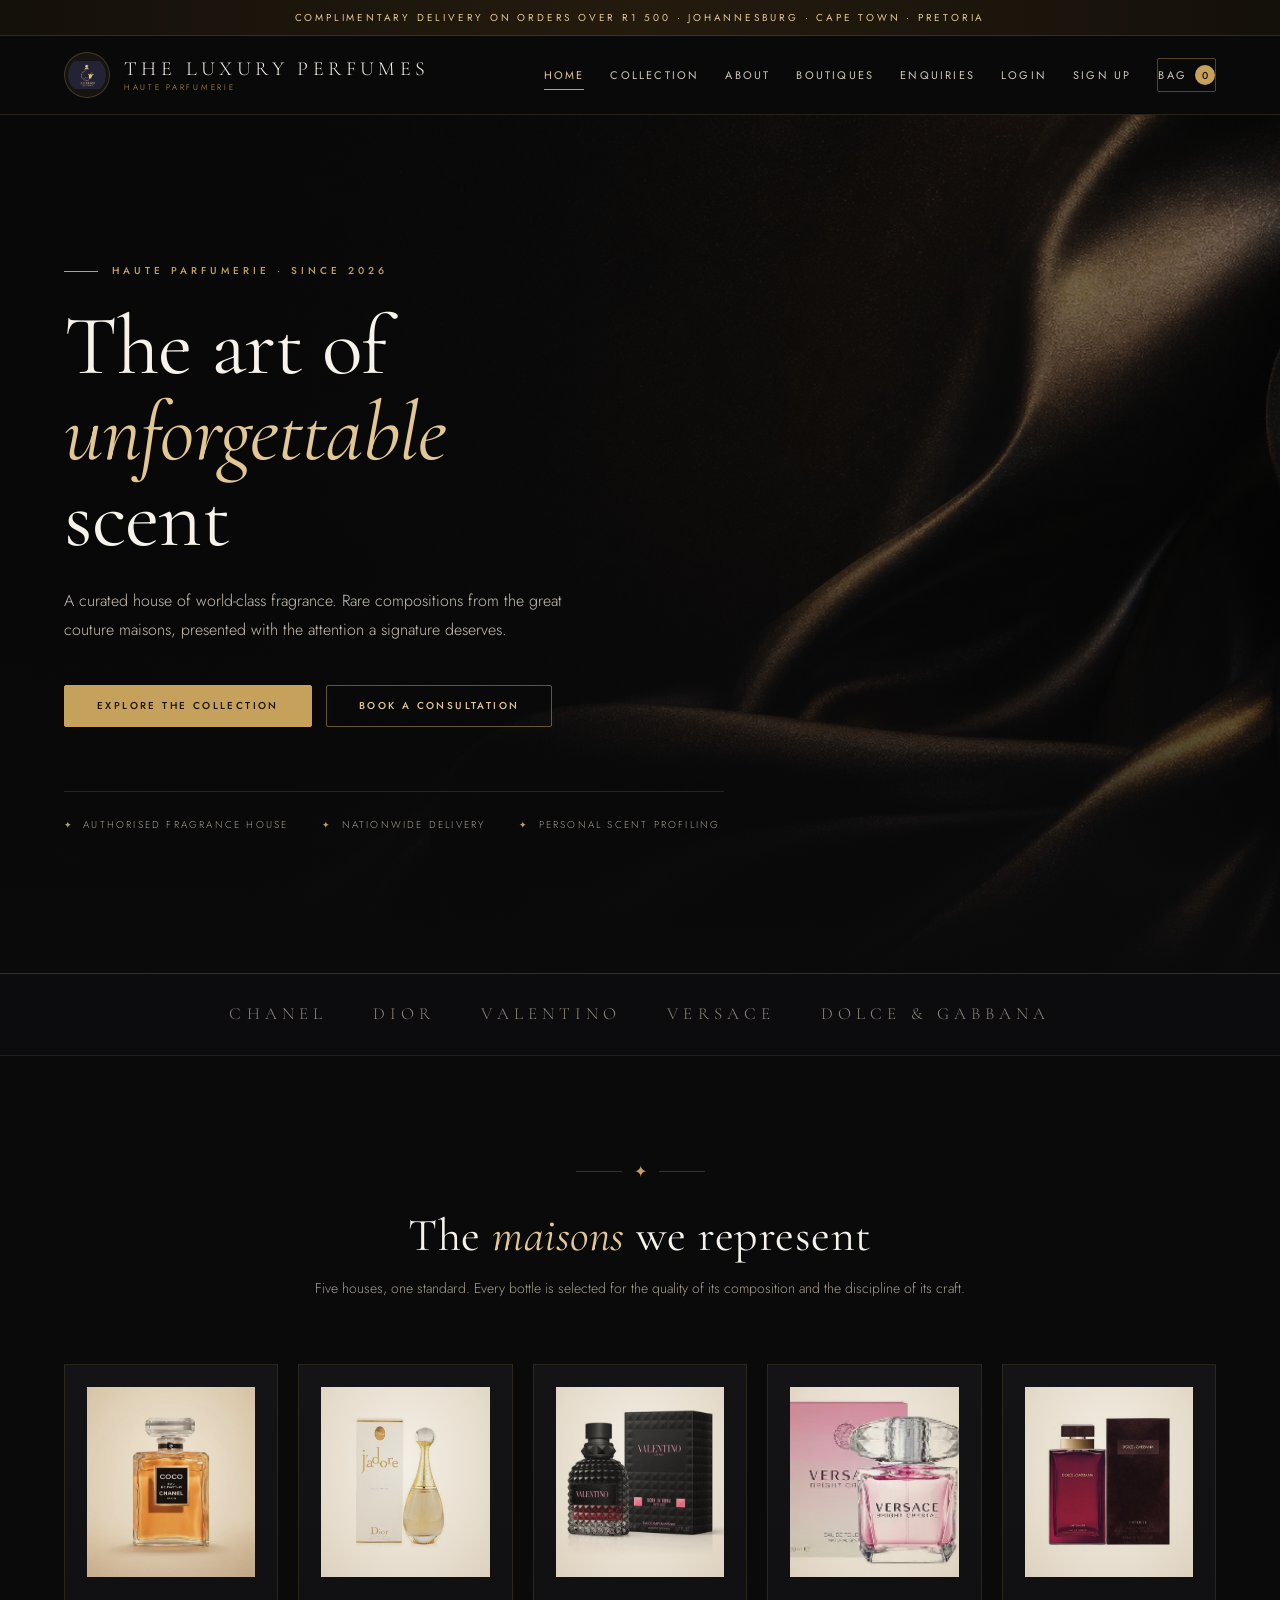
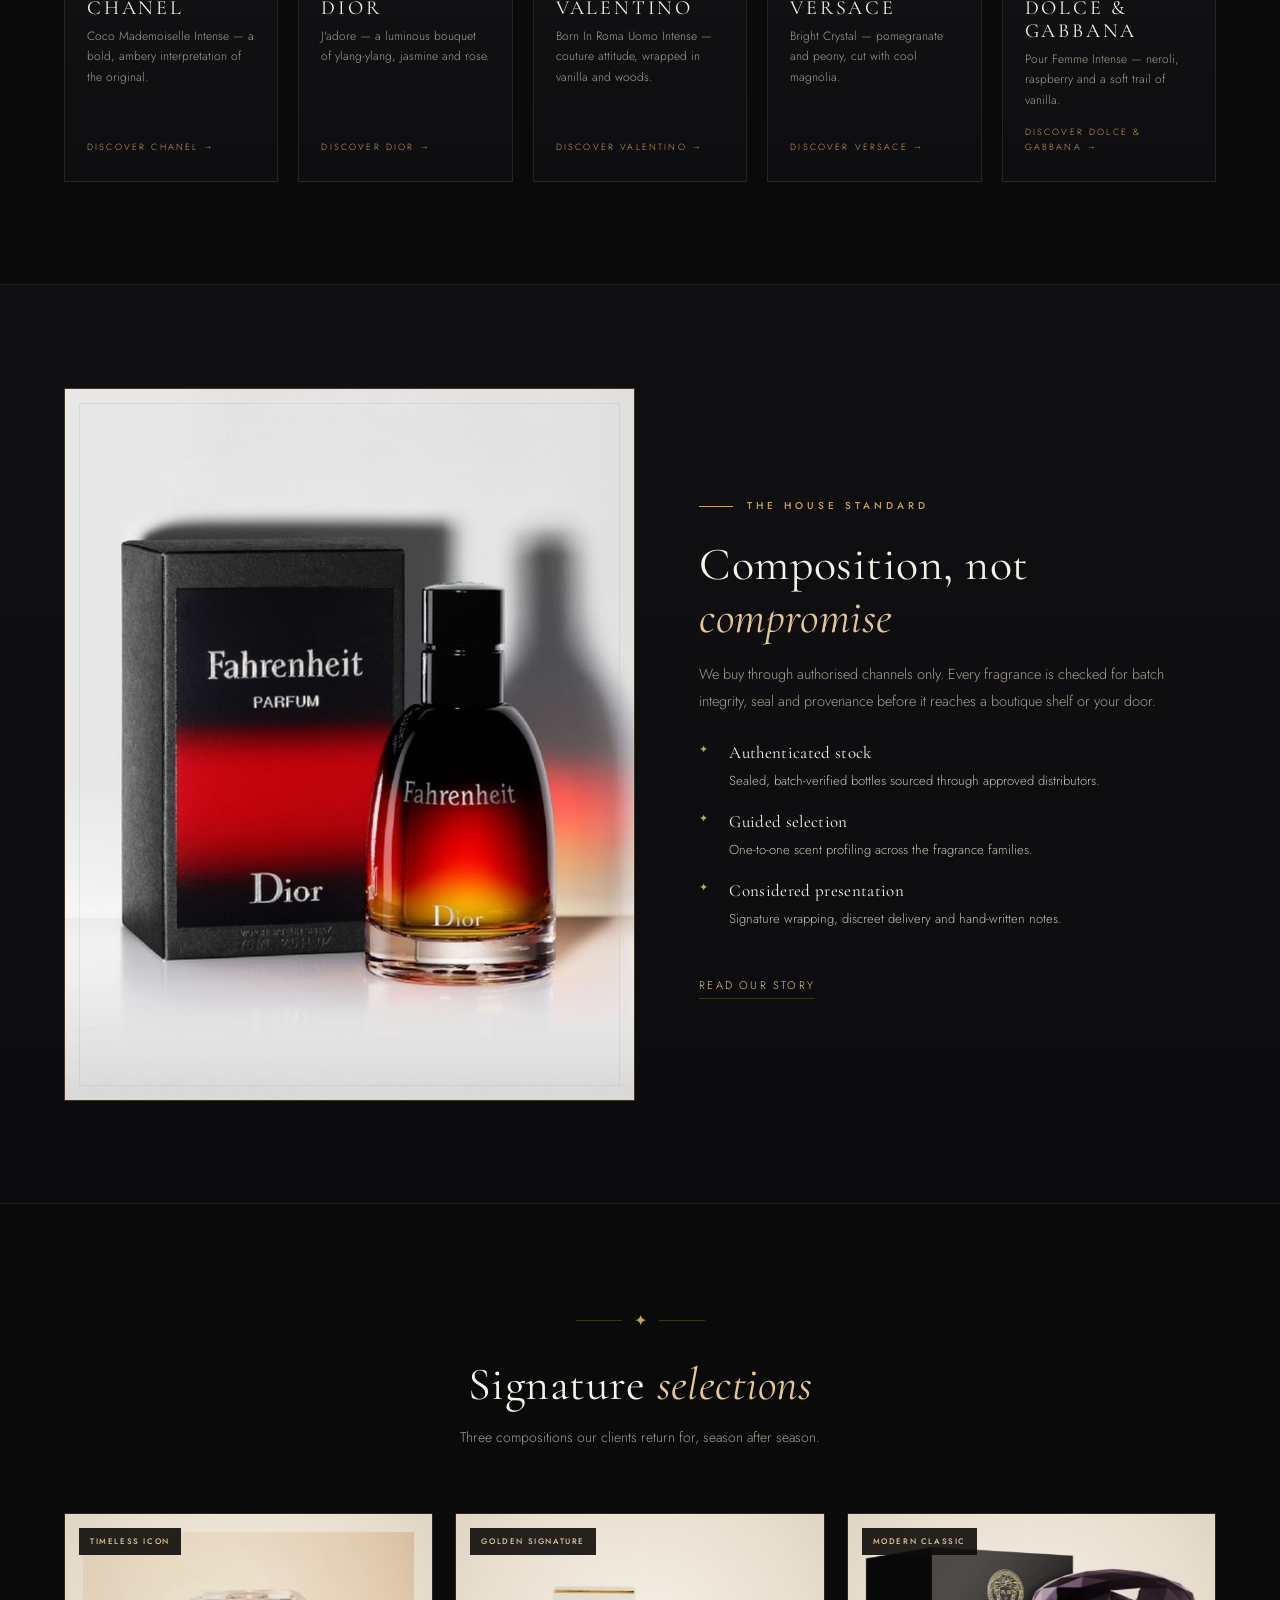
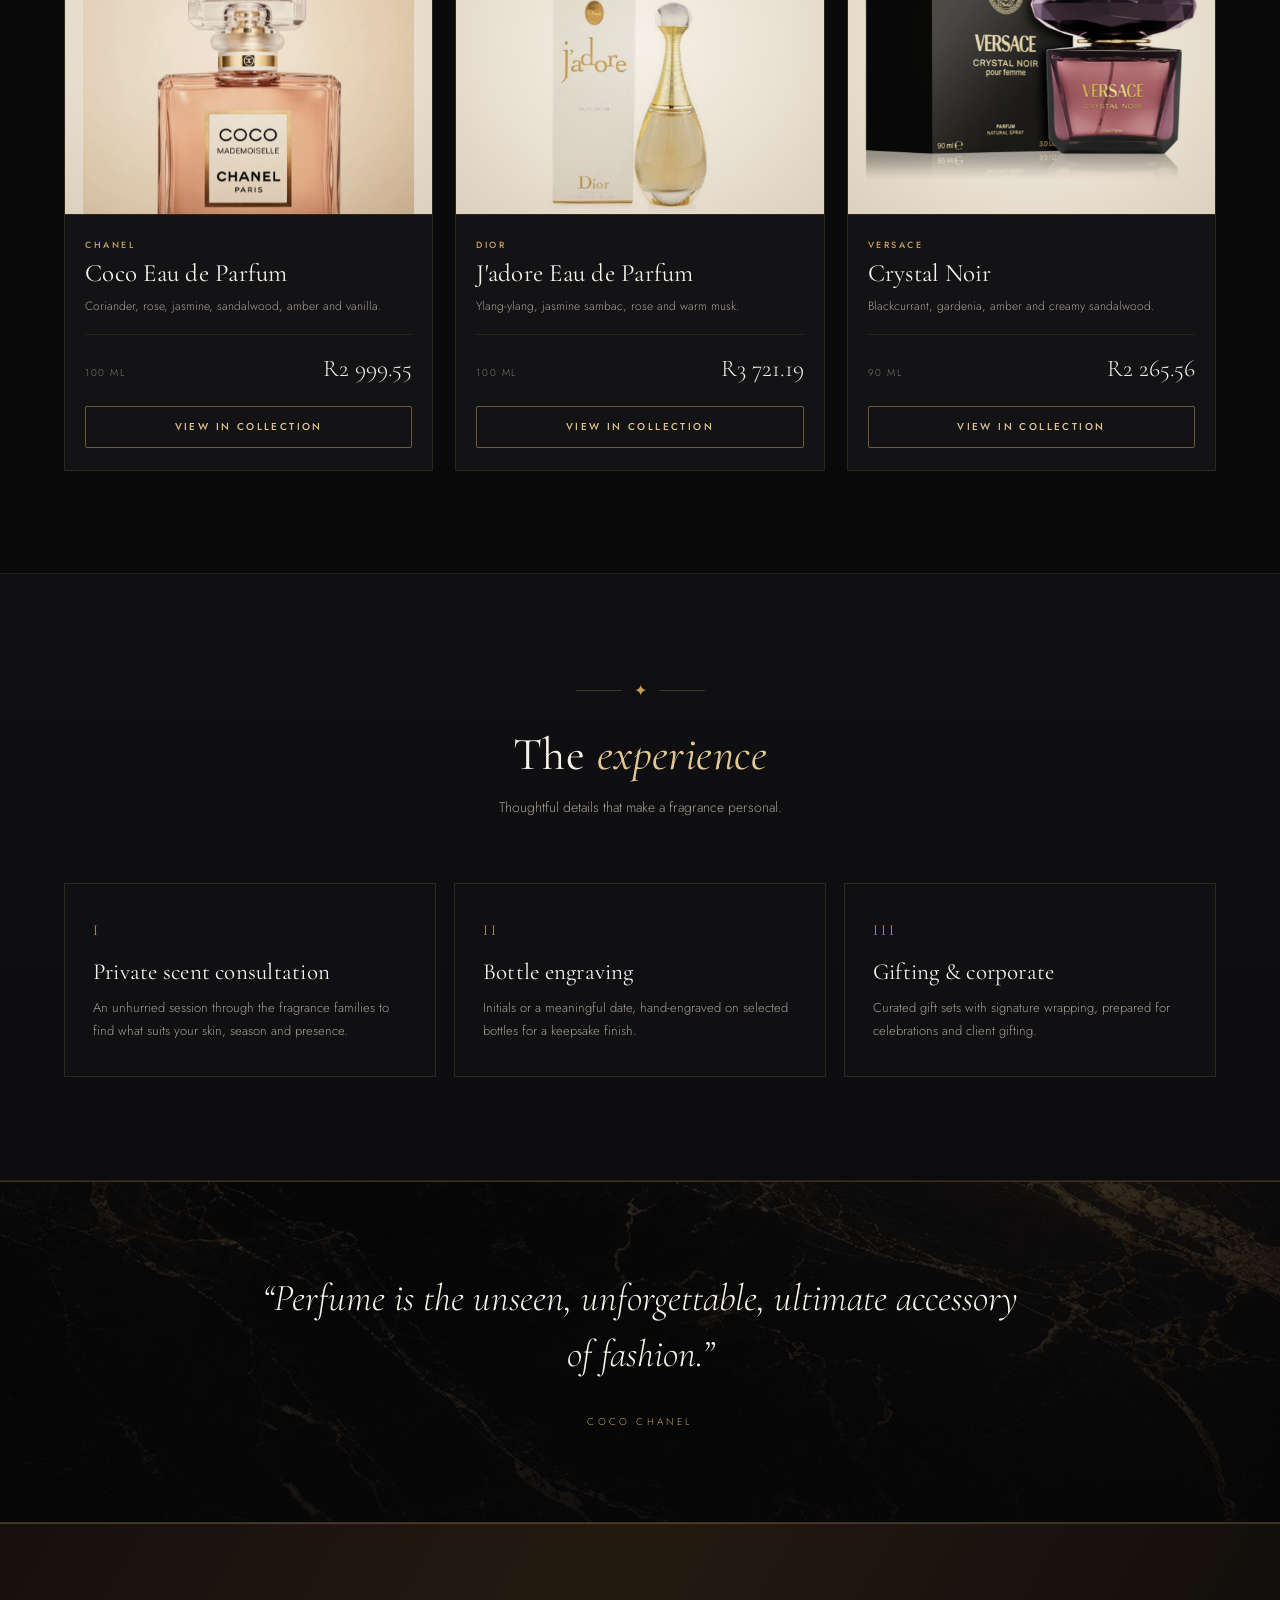
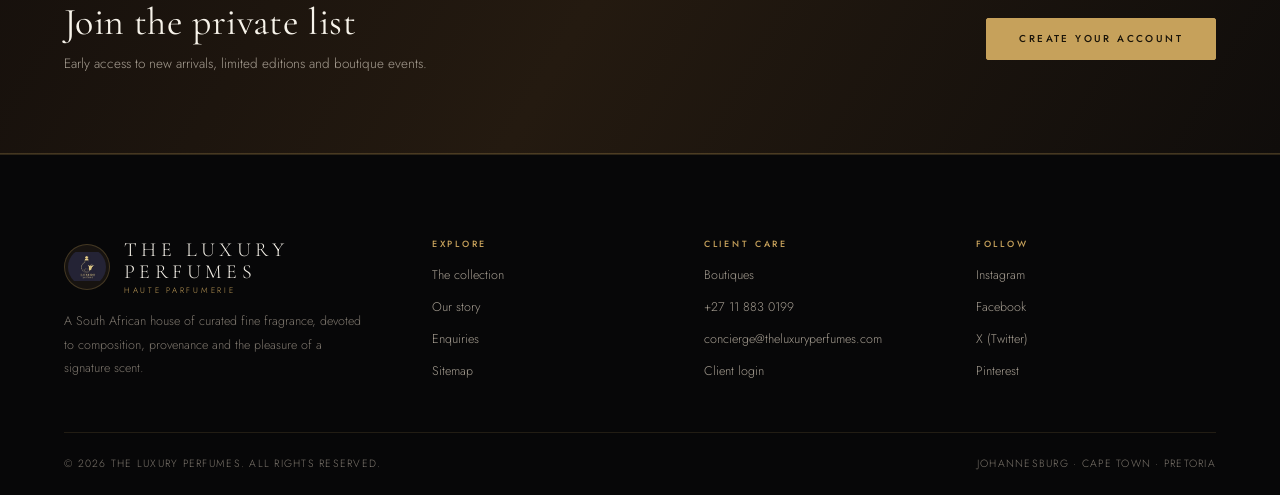
<file: index.html>
<!DOCTYPE html>
<html lang="en">
<head>
    <meta charset="UTF-8">
    <meta name="viewport" content="width=device-width, initial-scale=1.0">
    <title>The Luxury Perfumes | Haute Parfumerie in South Africa</title>
    <meta name="description" content="The Luxury Perfumes is a South African haute parfumerie curating signature scents from Chanel, Dior, Valentino, Versace and Dolce &amp; Gabbana.">
    <meta name="theme-color" content="#0a0a0b">

    <meta property="og:title" content="The Luxury Perfumes | Haute Parfumerie">
    <meta property="og:description" content="Curated world-class fragrances, personal scent profiling and private boutique consultations.">
    <meta property="og:type" content="website">
    <meta property="og:image" content="images/texture-silk.jpg">

    <link rel="icon" type="image/jpeg" href="images/logo.jpg">
    <link rel="preconnect" href="https://fonts.googleapis.com">
    <link rel="preconnect" href="https://fonts.gstatic.com" crossorigin>
    <link href="https://fonts.googleapis.com/css2?family=Cormorant+Garamond:ital,wght@0,300;0,400;0,500;1,400&family=Jost:wght@200;300;400;500&display=swap" rel="stylesheet">
    <link rel="stylesheet" href="CSS/style.css">
</head>
<body>

    <a class="skip-link" href="#main">Skip to content</a>

    <div class="announce">
        Complimentary delivery on orders over R1&nbsp;500 · Johannesburg · Cape Town · Pretoria
    </div>

    <!-- HEADER -->
    <header class="site-header" id="site-header">
        <div class="container header-inner">
            <a class="brand" href="index.html" aria-label="The Luxury Perfumes — home">
                <img class="brand-mark" src="images/logo.jpg" alt="">
                <span class="brand-text">
                    <span class="brand-name">The Luxury Perfumes</span>
                    <span class="brand-tag">Haute Parfumerie</span>
                </span>
            </a>

            <button class="nav-toggle" type="button" aria-label="Open navigation"
                    aria-expanded="false" aria-controls="primary-nav">
                <span></span>
            </button>

            <nav class="nav" id="primary-nav" aria-label="Primary">
                <a href="index.html" aria-current="page">Home</a>
                <a href="products.html">Collection</a>
                <a href="about.html">About</a>
                <a href="contacts.html">Boutiques</a>
                <a href="enquiries.html">Enquiries</a>
                <a href="login.html">Login</a>
                <a href="signup.html">Sign Up</a>
                <a class="cart-trigger" href="products.html#lp-cart" data-cart-open>
                    Bag <span id="lp-cart-count" aria-live="polite">0</span>
                </a>
            </nav>
        </div>
    </header>

    <main id="main">

        <!-- HERO -->
        <section class="hero">
            <div class="hero-inner">
                <div class="hero-copy">
                    <span class="eyebrow">Haute Parfumerie · Since 2026</span>
                    <h1>The art of <em>unforgettable</em> scent</h1>
                    <p class="hero-sub">
                        A curated house of world-class fragrance. Rare compositions
                        from the great couture maisons, presented with the attention
                        a signature deserves.
                    </p>
                    <div class="hero-actions">
                        <a class="btn" href="products.html">Explore the collection</a>
                        <a class="btn btn-ghost" href="enquiries.html">Book a consultation</a>
                    </div>
                    <ul class="hero-meta">
                        <li>Authorised fragrance house</li>
                        <li>Nationwide delivery</li>
                        <li>Personal scent profiling</li>
                    </ul>
                </div>
            </div>
        </section>

        <!-- HOUSE STRIP -->
        <div class="house-strip">
            <div class="container">
                <ul>
                    <li>Chanel</li>
                    <li>Dior</li>
                    <li>Valentino</li>
                    <li>Versace</li>
                    <li>Dolce &amp; Gabbana</li>
                </ul>
            </div>
        </div>

        <!-- FEATURED HOUSES -->
        <section class="section" aria-labelledby="houses-title">
            <div class="container">
                <div class="section-head reveal">
                    <div class="rule-mark">✦</div>
                    <h2 class="section-title" id="houses-title">The <em>maisons</em> we represent</h2>
                    <p class="section-sub">
                        Five houses, one standard. Every bottle is selected for the
                        quality of its composition and the discipline of its craft.
                    </p>
                </div>

                <div class="house-grid">
                    <a class="house-card reveal" href="products.html#product-chanel-coco-mademoiselle">
                        <span class="house-media">
                            <img src="images/chanel-studio.jpg" alt="Chanel Coco Mademoiselle Intense bottle" loading="lazy">
                        </span>
                        <h3>Chanel</h3>
                        <p>Coco Mademoiselle Intense — a bold, ambery interpretation of the original.</p>
                        <span class="card-link">Discover Chanel →</span>
                    </a>

                    <a class="house-card reveal" href="products.html#product-dior-jadore">
                        <span class="house-media">
                            <img src="images/dior.jpg" alt="Dior J'adore eau de parfum bottle and carton" loading="lazy">
                        </span>
                        <h3>Dior</h3>
                        <p>J'adore — a luminous bouquet of ylang-ylang, jasmine and rose.</p>
                        <span class="card-link">Discover Dior →</span>
                    </a>

                    <a class="house-card reveal" href="products.html#product-valentino-uomo-intense">
                        <span class="house-media">
                            <img src="images/valentino.webp" alt="Valentino Born In Roma Uomo Intense bottle" loading="lazy">
                        </span>
                        <h3>Valentino</h3>
                        <p>Born In Roma Uomo Intense — couture attitude, wrapped in vanilla and woods.</p>
                        <span class="card-link">Discover Valentino →</span>
                    </a>

                    <a class="house-card reveal" href="products.html#product-versace-bright-crystal">
                        <span class="house-media">
                            <img src="images/versace.webp" alt="Versace Bright Crystal eau de toilette bottle" loading="lazy">
                        </span>
                        <h3>Versace</h3>
                        <p>Bright Crystal — pomegranate and peony, cut with cool magnolia.</p>
                        <span class="card-link">Discover Versace →</span>
                    </a>

                    <a class="house-card reveal" href="products.html#product-dg-pour-femme-intense">
                        <span class="house-media">
                            <img src="images/dolcegabbana.png" alt="Dolce and Gabbana Pour Femme Intense bottle" loading="lazy">
                        </span>
                        <h3>Dolce &amp; Gabbana</h3>
                        <p>Pour Femme Intense — neroli, raspberry and a soft trail of vanilla.</p>
                        <span class="card-link">Discover Dolce &amp; Gabbana →</span>
                    </a>
                </div>
            </div>
        </section>

        <!-- FEATURE / PHILOSOPHY -->
        <section class="section section-alt" aria-labelledby="craft-title">
            <div class="container feature">
                <div class="feature-media reveal">
                    <img src="images/dior1.jpg" alt="Dior Fahrenheit Parfum bottle with shadow play" loading="lazy">
                </div>
                <div class="feature-body reveal">
                    <span class="eyebrow">The house standard</span>
                    <h2 class="section-title" id="craft-title">Composition, not <em>compromise</em></h2>
                    <p>
                        We buy through authorised channels only. Every fragrance is
                        checked for batch integrity, seal and provenance before it
                        reaches a boutique shelf or your door.
                    </p>
                    <ul class="feature-list">
                        <li>
                            <strong>Authenticated stock</strong>
                            Sealed, batch-verified bottles sourced through approved distributors.
                        </li>
                        <li>
                            <strong>Guided selection</strong>
                            One-to-one scent profiling across the fragrance families.
                        </li>
                        <li>
                            <strong>Considered presentation</strong>
                            Signature wrapping, discreet delivery and hand-written notes.
                        </li>
                    </ul>
                    <a class="link-underline" href="about.html">Read our story</a>
                </div>
            </div>
        </section>

        <!-- SIGNATURE SELECTION -->
        <section class="section" aria-labelledby="signature-title">
            <div class="container">
                <div class="section-head reveal">
                    <div class="rule-mark">✦</div>
                    <h2 class="section-title" id="signature-title">Signature <em>selections</em></h2>
                    <p class="section-sub">
                        Three compositions our clients return for, season after season.
                    </p>
                </div>

                <div class="product-grid">
                    <article class="product-card reveal">
                        <div class="product-media">
                            <span class="product-tag">Timeless icon</span>
                            <img src="images/coco-studio.jpg" alt="Chanel Coco eau de parfum bottle" loading="lazy">
                        </div>
                        <div class="product-body">
                            <p class="product-brand">Chanel</p>
                            <h3 class="product-name">Coco Eau de Parfum</h3>
                            <p class="product-notes">Coriander, rose, jasmine, sandalwood, amber and vanilla.</p>
                            <div class="product-meta">
                                <span class="product-size">100 ml</span>
                                <span class="product-price">R2 999.55</span>
                            </div>
                            <a class="btn btn-ghost btn-block" href="products.html#product-chanel-coco-edp">View in collection</a>
                        </div>
                    </article>

                    <article class="product-card reveal">
                        <div class="product-media">
                            <span class="product-tag">Golden signature</span>
                            <img src="images/dior.jpg" alt="Dior J'adore eau de parfum bottle" loading="lazy">
                        </div>
                        <div class="product-body">
                            <p class="product-brand">Dior</p>
                            <h3 class="product-name">J'adore Eau de Parfum</h3>
                            <p class="product-notes">Ylang-ylang, jasmine sambac, rose and warm musk.</p>
                            <div class="product-meta">
                                <span class="product-size">100 ml</span>
                                <span class="product-price">R3 721.19</span>
                            </div>
                            <a class="btn btn-ghost btn-block" href="products.html#product-dior-jadore">View in collection</a>
                        </div>
                    </article>

                    <article class="product-card reveal">
                        <div class="product-media">
                            <span class="product-tag">Modern classic</span>
                            <img src="images/versage1.webp" alt="Versace Crystal Noir eau de parfum bottle" loading="lazy">
                        </div>
                        <div class="product-body">
                            <p class="product-brand">Versace</p>
                            <h3 class="product-name">Crystal Noir</h3>
                            <p class="product-notes">Blackcurrant, gardenia, amber and creamy sandalwood.</p>
                            <div class="product-meta">
                                <span class="product-size">90 ml</span>
                                <span class="product-price">R2 265.56</span>
                            </div>
                            <a class="btn btn-ghost btn-block" href="products.html#product-versace-crystal-noir">View in collection</a>
                        </div>
                    </article>
                </div>
            </div>
        </section>

        <!-- SERVICES -->
        <section class="section section-alt" aria-labelledby="services-title">
            <div class="container">
                <div class="section-head reveal">
                    <div class="rule-mark">✦</div>
                    <h2 class="section-title" id="services-title">The <em>experience</em></h2>
                    <p class="section-sub">Thoughtful details that make a fragrance personal.</p>
                </div>

                <div class="service-grid">
                    <article class="service-card reveal">
                        <span class="service-num">I</span>
                        <h3>Private scent consultation</h3>
                        <p>An unhurried session through the fragrance families to find what suits your skin, season and presence.</p>
                    </article>

                    <article class="service-card reveal">
                        <span class="service-num">II</span>
                        <h3>Bottle engraving</h3>
                        <p>Initials or a meaningful date, hand-engraved on selected bottles for a keepsake finish.</p>
                    </article>

                    <article class="service-card reveal">
                        <span class="service-num">III</span>
                        <h3>Gifting &amp; corporate</h3>
                        <p>Curated gift sets with signature wrapping, prepared for celebrations and client gifting.</p>
                    </article>
                </div>
            </div>
        </section>

        <!-- QUOTE -->
        <section class="quote-panel">
            <blockquote>
                “Perfume is the unseen, unforgettable, ultimate accessory of fashion.”
            </blockquote>
            <cite>Coco Chanel</cite>
        </section>

        <!-- VIP BAND -->
        <section class="vip-band">
            <div class="container vip-inner">
                <div>
                    <h2>Join the private list</h2>
                    <p>Early access to new arrivals, limited editions and boutique events.</p>
                </div>
                <a class="btn" href="signup.html">Create your account</a>
            </div>
        </section>

    </main>

    <!-- FOOTER -->
    <footer class="site-footer">
        <div class="container">
            <div class="footer-grid">
                <div class="footer-brand">
                    <a class="brand" href="index.html">
                        <img class="brand-mark" src="images/logo.jpg" alt="">
                        <span class="brand-text">
                            <span class="brand-name">The Luxury Perfumes</span>
                            <span class="brand-tag">Haute Parfumerie</span>
                        </span>
                    </a>
                    <p>
                        A South African house of curated fine fragrance, devoted to
                        composition, provenance and the pleasure of a signature scent.
                    </p>
                </div>

                <div class="footer-col">
                    <h4>Explore</h4>
                    <ul>
                        <li><a href="products.html">The collection</a></li>
                        <li><a href="about.html">Our story</a></li>
                        <li><a href="enquiries.html">Enquiries</a></li>
                        <li><a href="sitemap.html">Sitemap</a></li>
                    </ul>
                </div>

                <div class="footer-col">
                    <h4>Client care</h4>
                    <ul>
                        <li><a href="contacts.html">Boutiques</a></li>
                        <li><a href="tel:+27118830199">+27 11 883 0199</a></li>
                        <li><a href="mailto:concierge@theluxuryperfumes.com">concierge@theluxuryperfumes.com</a></li>
                        <li><a href="login.html">Client login</a></li>
                    </ul>
                </div>

                <div class="footer-col">
                    <h4>Follow</h4>
                    <ul>
                        <li><a href="https://instagram.com" target="_blank" rel="noopener noreferrer">Instagram</a></li>
                        <li><a href="https://facebook.com" target="_blank" rel="noopener noreferrer">Facebook</a></li>
                        <li><a href="https://x.com" target="_blank" rel="noopener noreferrer">X (Twitter)</a></li>
                        <li><a href="https://pinterest.com" target="_blank" rel="noopener noreferrer">Pinterest</a></li>
                    </ul>
                </div>
            </div>

            <div class="footer-bottom">
                <span>&copy; <span data-year>2026</span> The Luxury Perfumes. All rights reserved.</span>
                <span>Johannesburg · Cape Town · Pretoria</span>
            </div>
        </div>
    </footer>

    <script src="js_assets/main.js"></script>
</body>
</html>
</file>
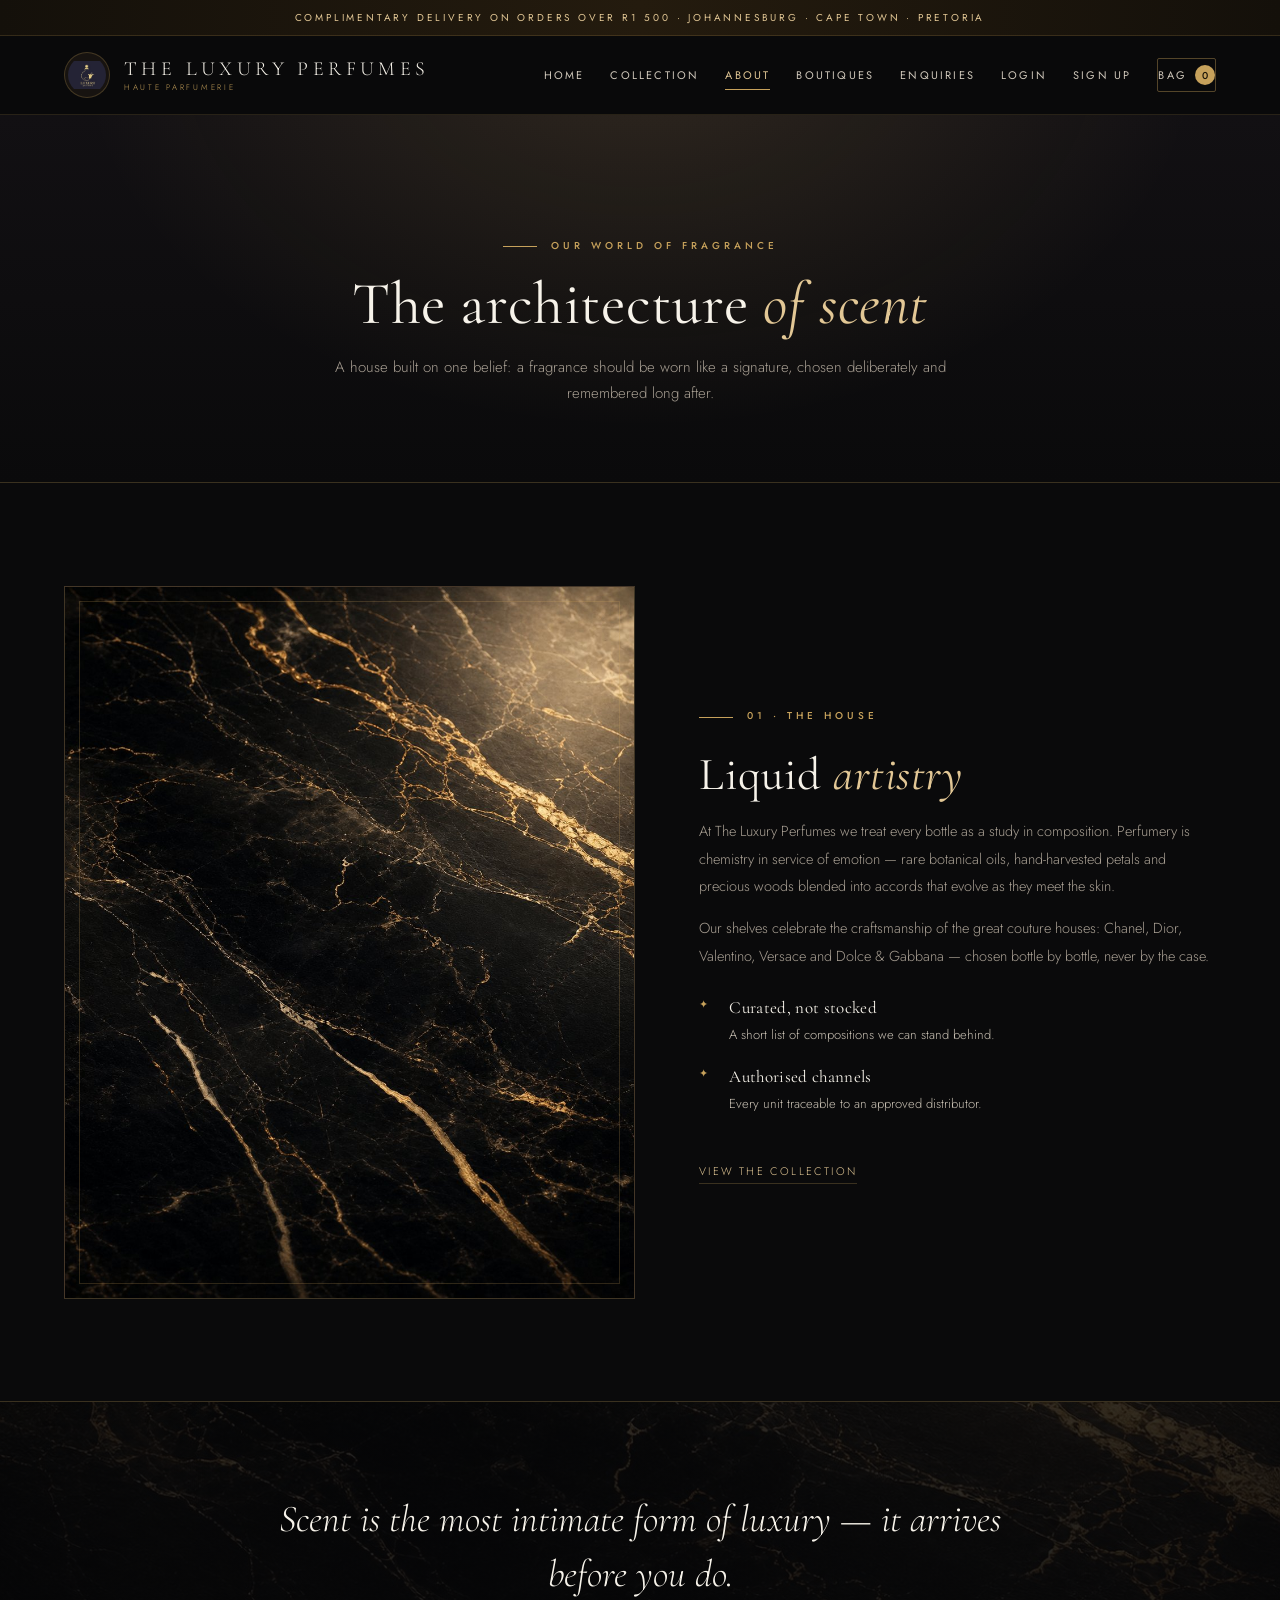
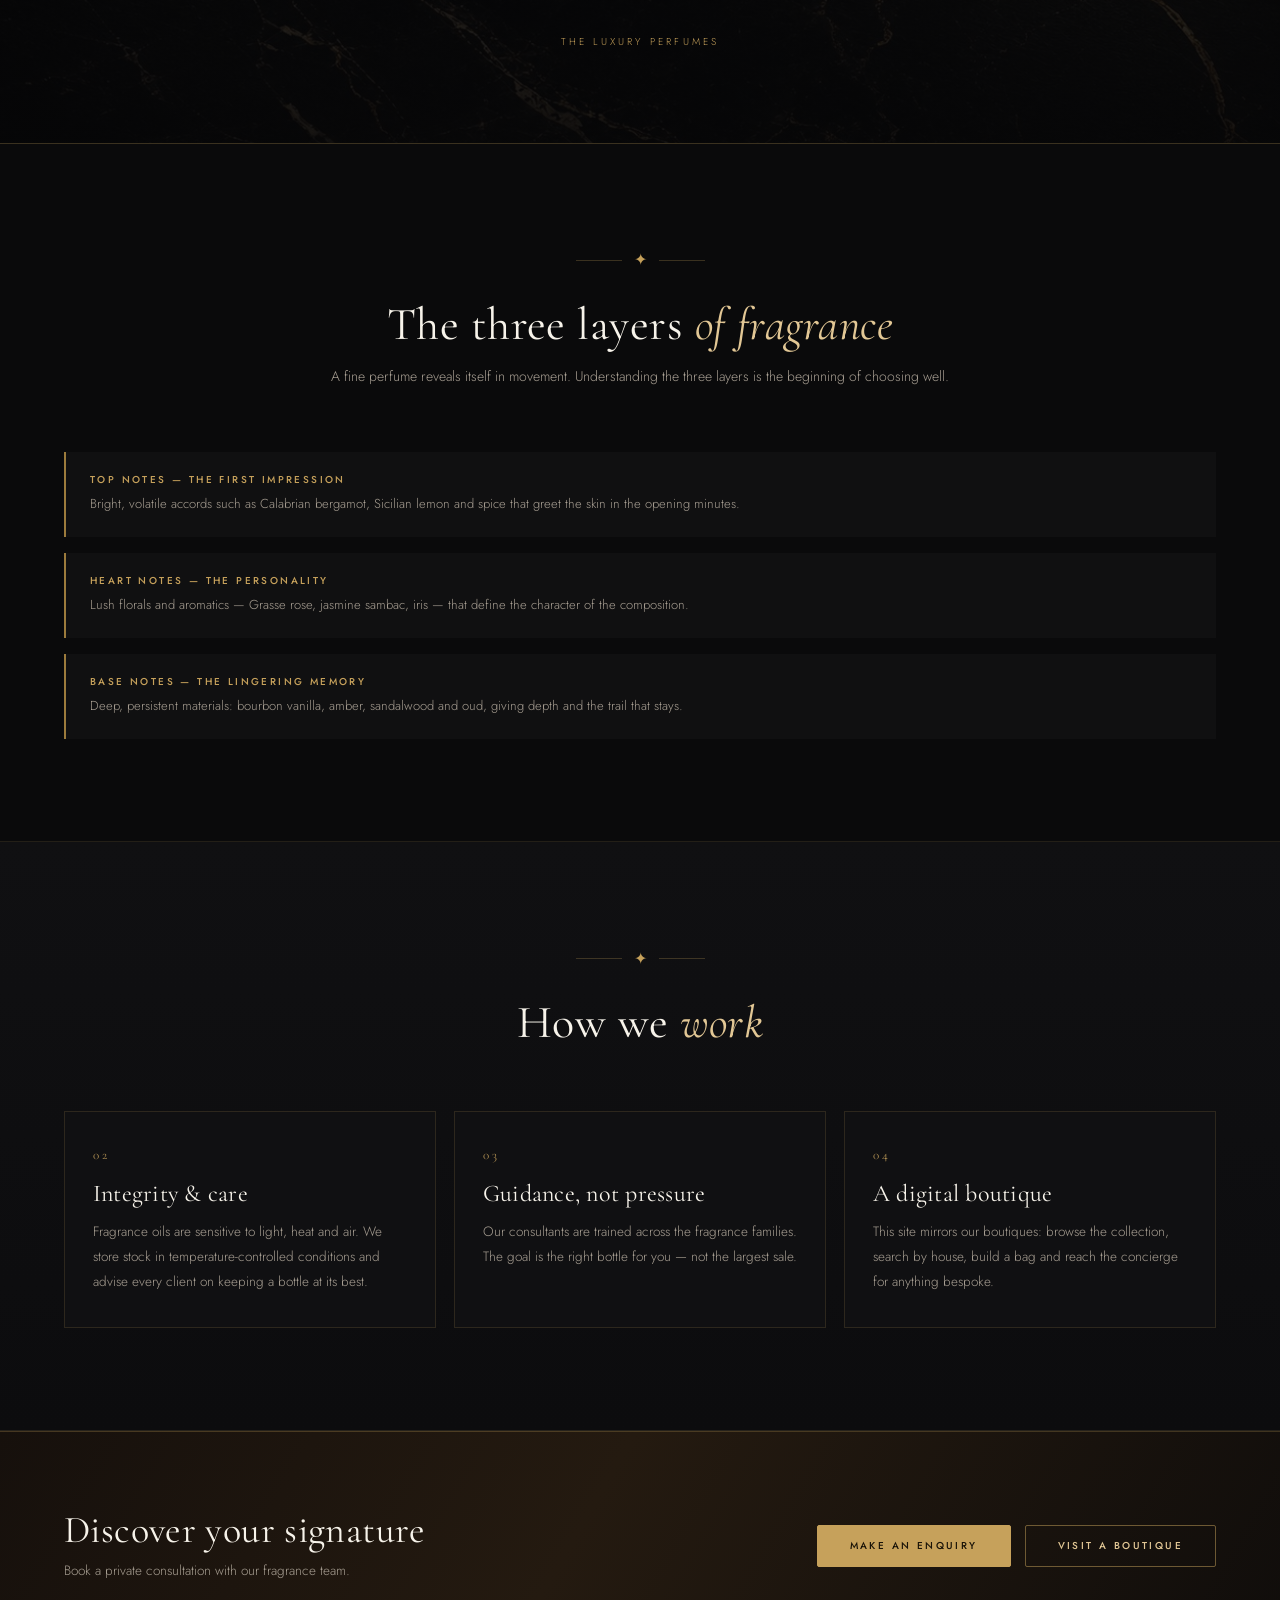
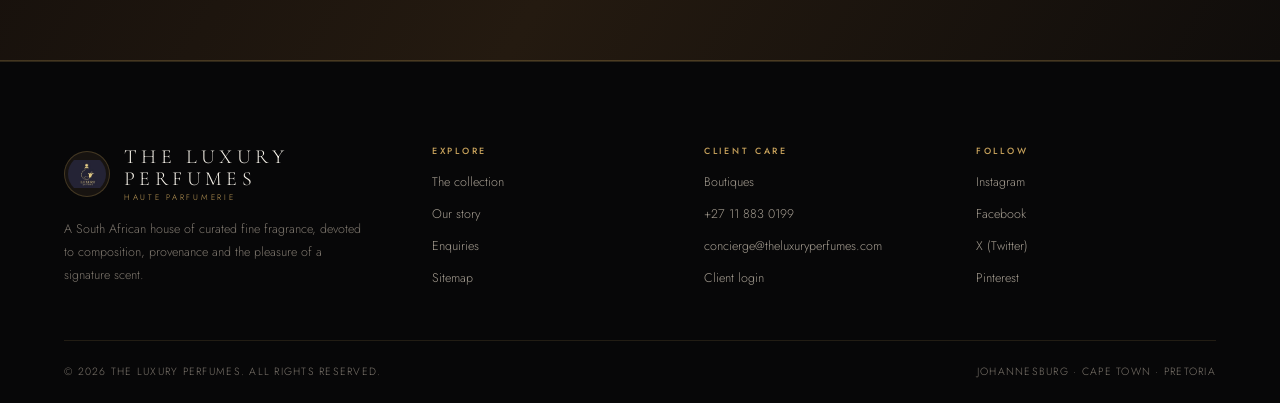
<file: about.html>
<!DOCTYPE html>
<html lang="en">
<head>
    <meta charset="UTF-8">
    <meta name="viewport" content="width=device-width, initial-scale=1.0">
    <title>About Us | The Luxury Perfumes</title>
    <meta name="description" content="The story behind The Luxury Perfumes — a South African house of curated haute parfumerie.">
    <meta name="theme-color" content="#0a0a0b">

    <link rel="icon" type="image/jpeg" href="images/logo.jpg">
    <link rel="preconnect" href="https://fonts.googleapis.com">
    <link rel="preconnect" href="https://fonts.gstatic.com" crossorigin>
    <link href="https://fonts.googleapis.com/css2?family=Cormorant+Garamond:ital,wght@0,300;0,400;0,500;1,400&family=Jost:wght@200;300;400;500&display=swap" rel="stylesheet">
    <link rel="stylesheet" href="CSS/style.css">
</head>
<body>

    <a class="skip-link" href="#main">Skip to content</a>

    <div class="announce">
        Complimentary delivery on orders over R1&nbsp;500 · Johannesburg · Cape Town · Pretoria
    </div>

    <header class="site-header" id="site-header">
        <div class="container header-inner">
            <a class="brand" href="index.html" aria-label="The Luxury Perfumes — home">
                <img class="brand-mark" src="images/logo.jpg" alt="">
                <span class="brand-text">
                    <span class="brand-name">The Luxury Perfumes</span>
                    <span class="brand-tag">Haute Parfumerie</span>
                </span>
            </a>

            <button class="nav-toggle" type="button" aria-label="Open navigation"
                    aria-expanded="false" aria-controls="primary-nav">
                <span></span>
            </button>

            <nav class="nav" id="primary-nav" aria-label="Primary">
                <a href="index.html">Home</a>
                <a href="products.html">Collection</a>
                <a href="about.html" aria-current="page">About</a>
                <a href="contacts.html">Boutiques</a>
                <a href="enquiries.html">Enquiries</a>
                <a href="login.html">Login</a>
                <a href="signup.html">Sign Up</a>
                <a class="cart-trigger" href="products.html#lp-cart" data-cart-open>
                    Bag <span id="lp-cart-count" aria-live="polite">0</span>
                </a>
            </nav>
        </div>
    </header>

    <main id="main">

        <section class="page-hero">
            <div class="container">
                <span class="eyebrow">Our world of fragrance</span>
                <h1>The architecture <em>of scent</em></h1>
                <p>
                    A house built on one belief: a fragrance should be worn like a
                    signature, chosen deliberately and remembered long after.
                </p>
            </div>
        </section>

        <!-- STORY -->
        <section class="section">
            <div class="container feature">
                <div class="feature-media reveal">
                    <img src="images/texture-marble.jpg" alt="Black marble surface with gold veining" loading="lazy">
                </div>
                <div class="feature-body reveal">
                    <span class="eyebrow">01 · The house</span>
                    <h2 class="section-title">Liquid <em>artistry</em></h2>
                    <p>
                        At The Luxury Perfumes we treat every bottle as a study in
                        composition. Perfumery is chemistry in service of emotion —
                        rare botanical oils, hand-harvested petals and precious woods
                        blended into accords that evolve as they meet the skin.
                    </p>
                    <p>
                        Our shelves celebrate the craftsmanship of the great couture
                        houses: Chanel, Dior, Valentino, Versace and Dolce &amp; Gabbana —
                        chosen bottle by bottle, never by the case.
                    </p>
                    <ul class="feature-list">
                        <li>
                            <strong>Curated, not stocked</strong>
                            A short list of compositions we can stand behind.
                        </li>
                        <li>
                            <strong>Authorised channels</strong>
                            Every unit traceable to an approved distributor.
                        </li>
                    </ul>
                    <a class="link-underline" href="products.html">View the collection</a>
                </div>
            </div>
        </section>

        <!-- QUOTE -->
        <section class="quote-panel">
            <blockquote>
                Scent is the most intimate form of luxury — it arrives before you do.
            </blockquote>
            <cite>The Luxury Perfumes</cite>
        </section>

        <!-- THE THREE LAYERS -->
        <section class="section">
            <div class="container">
                <div class="section-head reveal">
                    <div class="rule-mark">✦</div>
                    <h2 class="section-title">The three layers <em>of fragrance</em></h2>
                    <p class="section-sub">
                        A fine perfume reveals itself in movement. Understanding the
                        three layers is the beginning of choosing well.
                    </p>
                </div>

                <ul class="layer-list reveal">
                    <li>
                        <h4>Top notes — the first impression</h4>
                        <p>
                            Bright, volatile accords such as Calabrian bergamot,
                            Sicilian lemon and spice that greet the skin in the
                            opening minutes.
                        </p>
                    </li>
                    <li>
                        <h4>Heart notes — the personality</h4>
                        <p>
                            Lush florals and aromatics — Grasse rose, jasmine sambac,
                            iris — that define the character of the composition.
                        </p>
                    </li>
                    <li>
                        <h4>Base notes — the lingering memory</h4>
                        <p>
                            Deep, persistent materials: bourbon vanilla, amber,
                            sandalwood and oud, giving depth and the trail that stays.
                        </p>
                    </li>
                </ul>
            </div>
        </section>

        <!-- PRINCIPLES -->
        <section class="section section-alt">
            <div class="container">
                <div class="section-head reveal">
                    <div class="rule-mark">✦</div>
                    <h2 class="section-title">How we <em>work</em></h2>
                </div>

                <div class="note-grid">
                    <article class="note-card reveal">
                        <span class="num">02</span>
                        <h3>Integrity &amp; care</h3>
                        <p>
                            Fragrance oils are sensitive to light, heat and air. We
                            store stock in temperature-controlled conditions and advise
                            every client on keeping a bottle at its best.
                        </p>
                    </article>

                    <article class="note-card reveal">
                        <span class="num">03</span>
                        <h3>Guidance, not pressure</h3>
                        <p>
                            Our consultants are trained across the fragrance families.
                            The goal is the right bottle for you — not the largest sale.
                        </p>
                    </article>

                    <article class="note-card reveal">
                        <span class="num">04</span>
                        <h3>A digital boutique</h3>
                        <p>
                            This site mirrors our boutiques: browse the collection,
                            search by house, build a bag and reach the concierge for
                            anything bespoke.
                        </p>
                    </article>
                </div>
            </div>
        </section>

        <section class="vip-band">
            <div class="container vip-inner">
                <div>
                    <h2>Discover your signature</h2>
                    <p>Book a private consultation with our fragrance team.</p>
                </div>
                <div class="hero-actions">
                    <a class="btn" href="enquiries.html">Make an enquiry</a>
                    <a class="btn btn-ghost" href="contacts.html">Visit a boutique</a>
                </div>
            </div>
        </section>

    </main>

    <footer class="site-footer">
        <div class="container">
            <div class="footer-grid">
                <div class="footer-brand">
                    <a class="brand" href="index.html">
                        <img class="brand-mark" src="images/logo.jpg" alt="">
                        <span class="brand-text">
                            <span class="brand-name">The Luxury Perfumes</span>
                            <span class="brand-tag">Haute Parfumerie</span>
                        </span>
                    </a>
                    <p>
                        A South African house of curated fine fragrance, devoted to
                        composition, provenance and the pleasure of a signature scent.
                    </p>
                </div>

                <div class="footer-col">
                    <h4>Explore</h4>
                    <ul>
                        <li><a href="products.html">The collection</a></li>
                        <li><a href="about.html">Our story</a></li>
                        <li><a href="enquiries.html">Enquiries</a></li>
                        <li><a href="sitemap.html">Sitemap</a></li>
                    </ul>
                </div>

                <div class="footer-col">
                    <h4>Client care</h4>
                    <ul>
                        <li><a href="contacts.html">Boutiques</a></li>
                        <li><a href="tel:+27118830199">+27 11 883 0199</a></li>
                        <li><a href="mailto:concierge@theluxuryperfumes.com">concierge@theluxuryperfumes.com</a></li>
                        <li><a href="login.html">Client login</a></li>
                    </ul>
                </div>

                <div class="footer-col">
                    <h4>Follow</h4>
                    <ul>
                        <li><a href="https://instagram.com" target="_blank" rel="noopener noreferrer">Instagram</a></li>
                        <li><a href="https://facebook.com" target="_blank" rel="noopener noreferrer">Facebook</a></li>
                        <li><a href="https://x.com" target="_blank" rel="noopener noreferrer">X (Twitter)</a></li>
                        <li><a href="https://pinterest.com" target="_blank" rel="noopener noreferrer">Pinterest</a></li>
                    </ul>
                </div>
            </div>

            <div class="footer-bottom">
                <span>&copy; <span data-year>2026</span> The Luxury Perfumes. All rights reserved.</span>
                <span>Johannesburg · Cape Town · Pretoria</span>
            </div>
        </div>
    </footer>

    <script src="js_assets/main.js"></script>
</body>
</html>
</file>
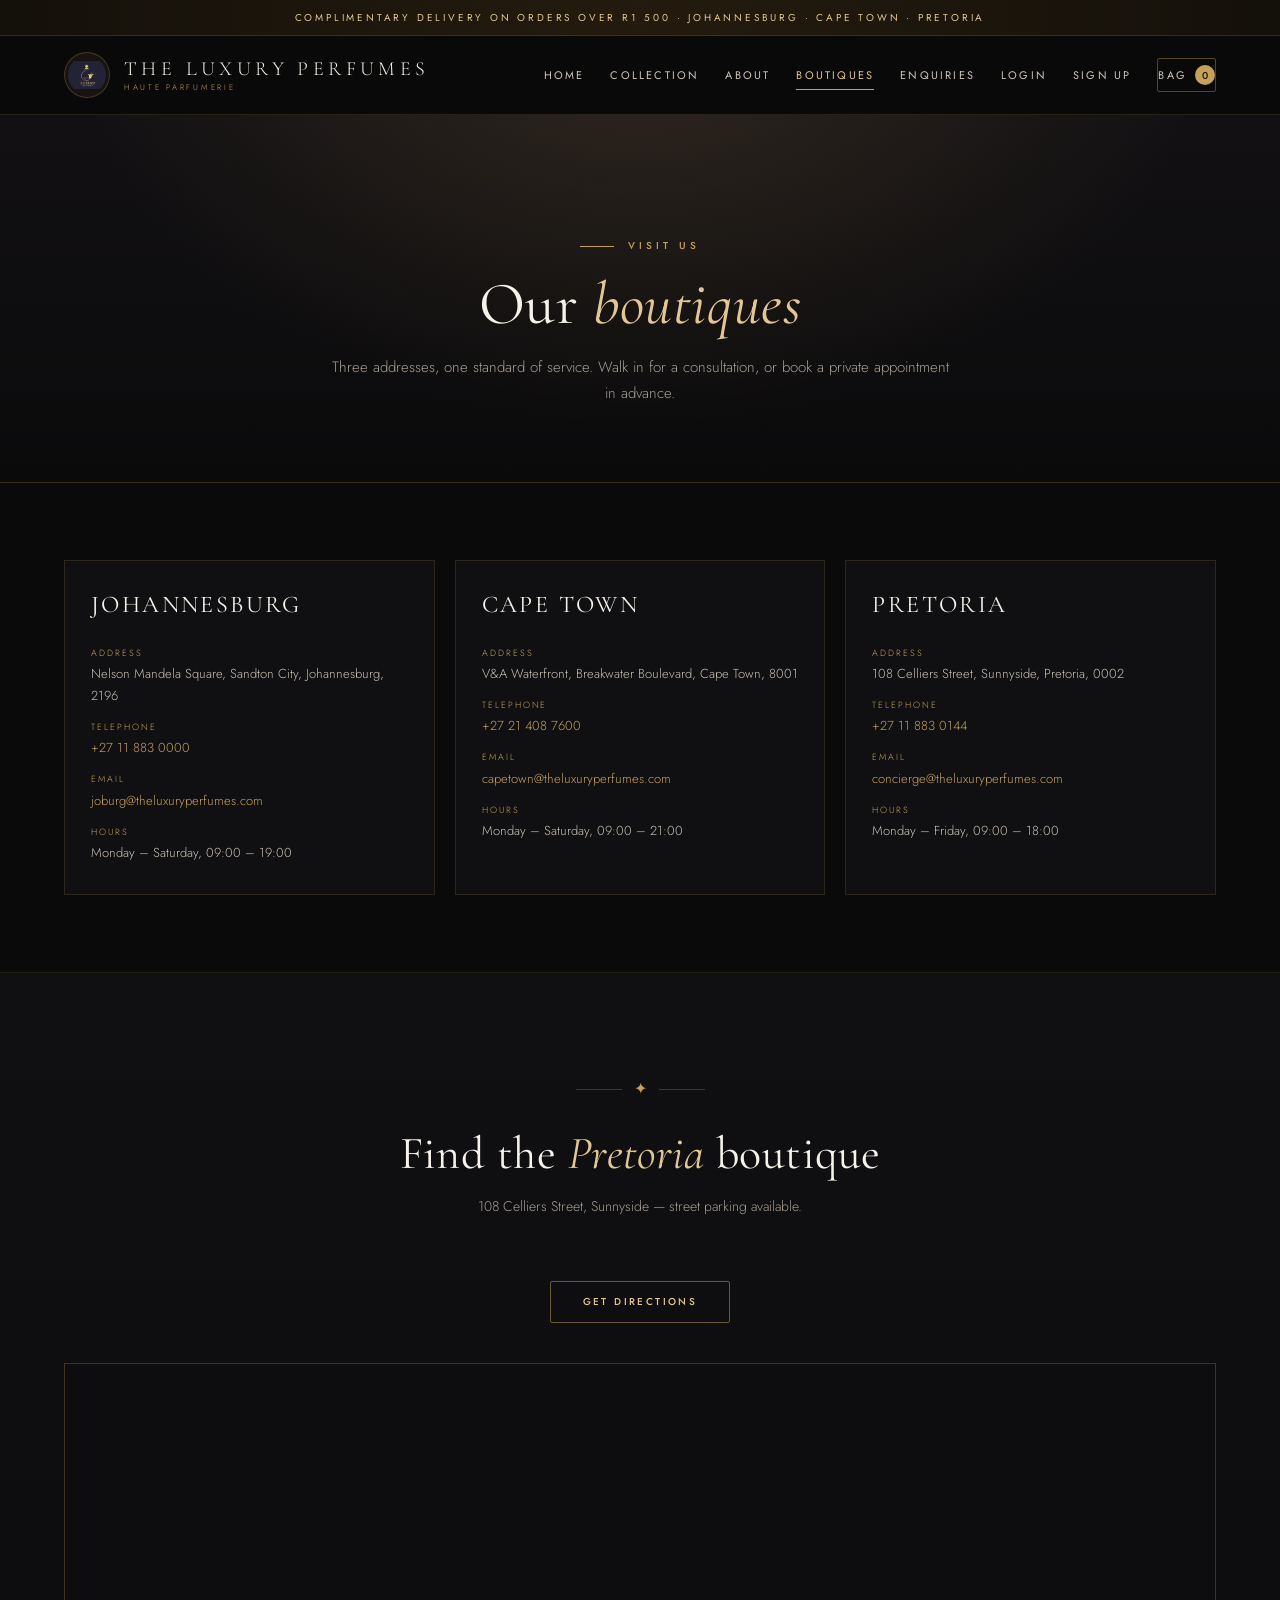
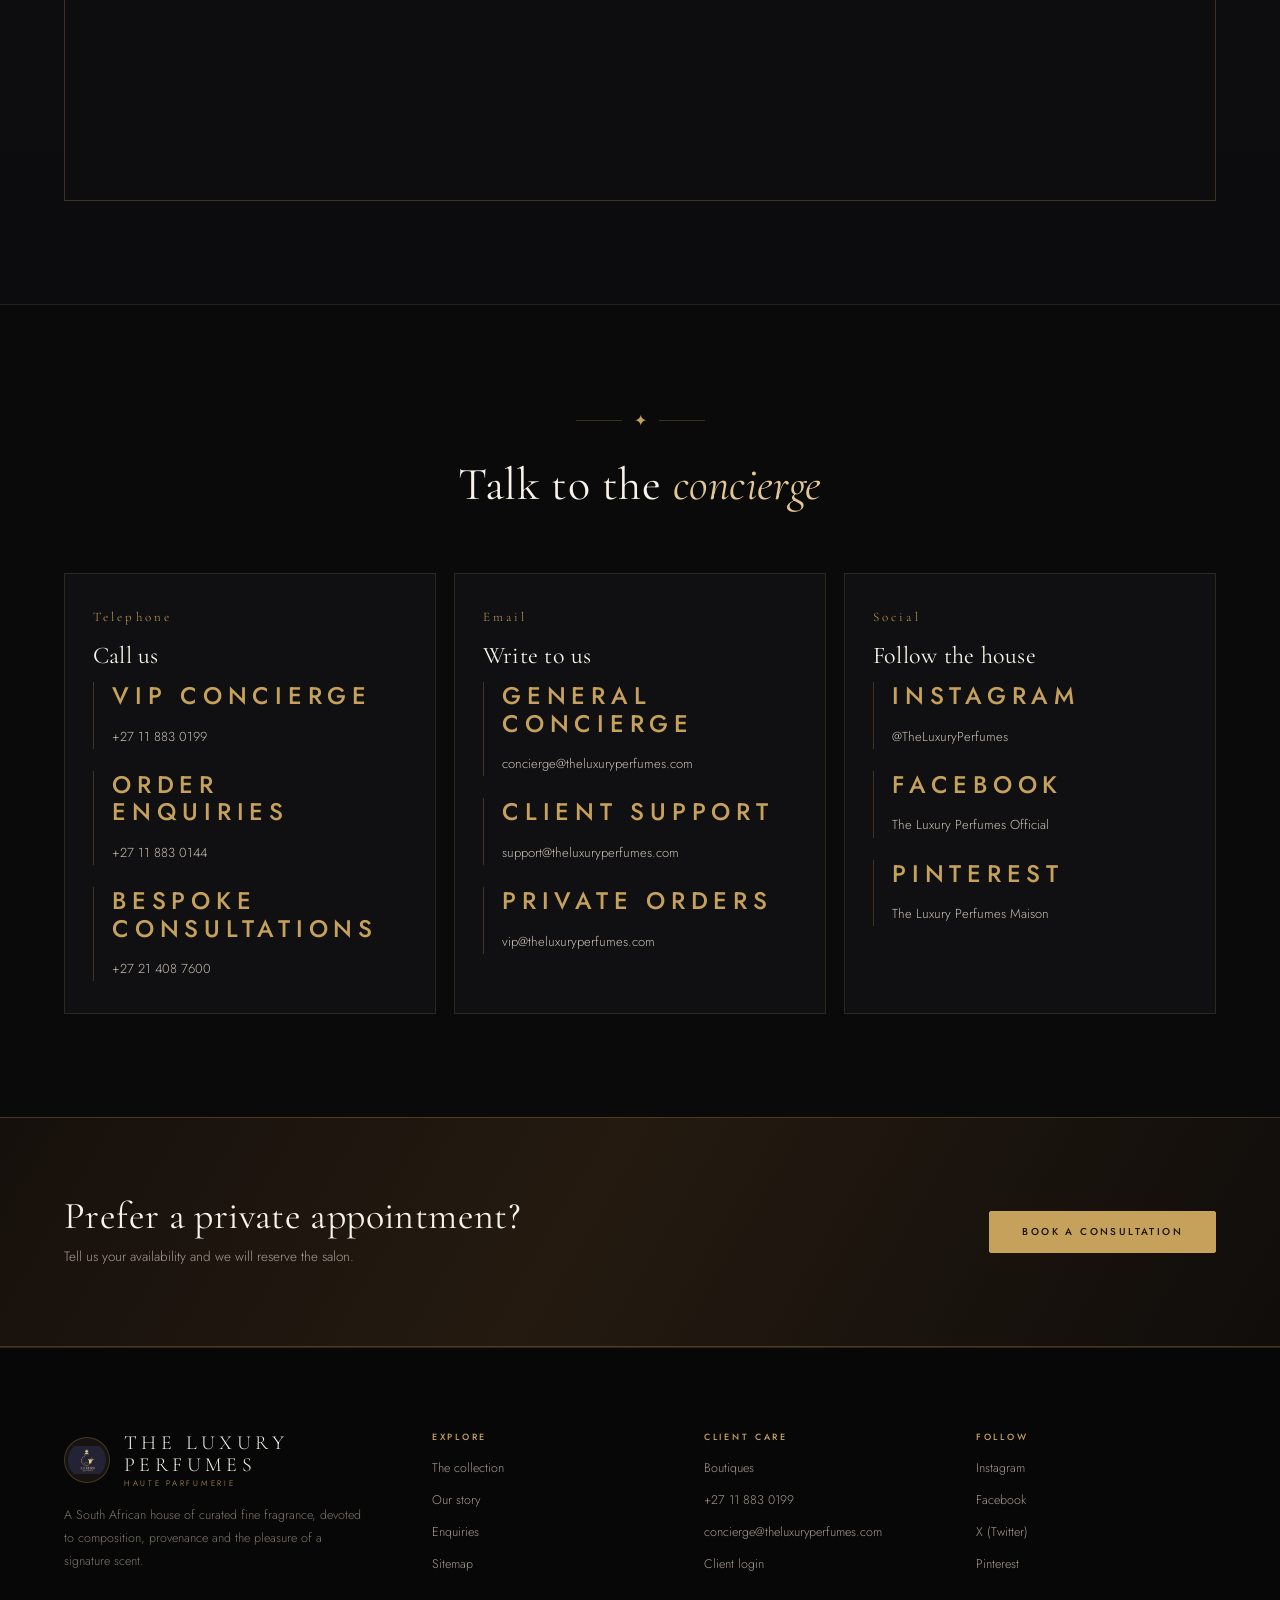
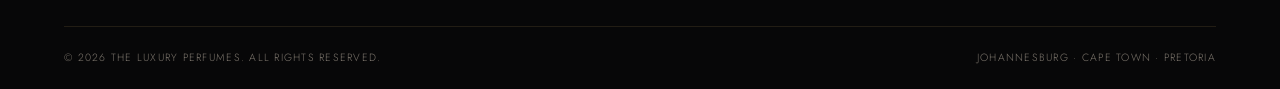
<file: contacts.html>
<!DOCTYPE html>
<html lang="en">
<head>
    <meta charset="UTF-8">
    <meta name="viewport" content="width=device-width, initial-scale=1.0">
    <title>Boutiques &amp; Contact | The Luxury Perfumes</title>
    <meta name="description" content="Visit The Luxury Perfumes boutiques in Johannesburg, Cape Town and Pretoria, or reach our concierge by phone and email.">
    <meta name="theme-color" content="#0a0a0b">

    <link rel="icon" type="image/jpeg" href="images/logo.jpg">
    <link rel="preconnect" href="https://fonts.googleapis.com">
    <link rel="preconnect" href="https://fonts.gstatic.com" crossorigin>
    <link href="https://fonts.googleapis.com/css2?family=Cormorant+Garamond:ital,wght@0,300;0,400;0,500;1,400&family=Jost:wght@200;300;400;500&display=swap" rel="stylesheet">
    <link rel="stylesheet" href="CSS/style.css">
</head>
<body>

    <a class="skip-link" href="#main">Skip to content</a>

    <div class="announce">
        Complimentary delivery on orders over R1&nbsp;500 · Johannesburg · Cape Town · Pretoria
    </div>

    <header class="site-header" id="site-header">
        <div class="container header-inner">
            <a class="brand" href="index.html" aria-label="The Luxury Perfumes — home">
                <img class="brand-mark" src="images/logo.jpg" alt="">
                <span class="brand-text">
                    <span class="brand-name">The Luxury Perfumes</span>
                    <span class="brand-tag">Haute Parfumerie</span>
                </span>
            </a>

            <button class="nav-toggle" type="button" aria-label="Open navigation"
                    aria-expanded="false" aria-controls="primary-nav">
                <span></span>
            </button>

            <nav class="nav" id="primary-nav" aria-label="Primary">
                <a href="index.html">Home</a>
                <a href="products.html">Collection</a>
                <a href="about.html">About</a>
                <a href="contacts.html" aria-current="page">Boutiques</a>
                <a href="enquiries.html">Enquiries</a>
                <a href="login.html">Login</a>
                <a href="signup.html">Sign Up</a>
                <a class="cart-trigger" href="products.html#lp-cart" data-cart-open>
                    Bag <span id="lp-cart-count" aria-live="polite">0</span>
                </a>
            </nav>
        </div>
    </header>

    <main id="main">

        <section class="page-hero">
            <div class="container">
                <span class="eyebrow">Visit us</span>
                <h1>Our <em>boutiques</em></h1>
                <p>
                    Three addresses, one standard of service. Walk in for a
                    consultation, or book a private appointment in advance.
                </p>
            </div>
        </section>

        <!-- BOUTIQUES -->
        <section class="section-tight">
            <div class="container">
                <div class="boutique-grid">
                    <article class="boutique-card reveal">
                        <h3>Johannesburg</h3>
                        <dl>
                            <dt>Address</dt>
                            <dd>Nelson Mandela Square, Sandton City, Johannesburg, 2196</dd>
                            <dt>Telephone</dt>
                            <dd><a href="tel:+27118830000">+27 11 883 0000</a></dd>
                            <dt>Email</dt>
                            <dd><a href="mailto:joburg@theluxuryperfumes.com">joburg@theluxuryperfumes.com</a></dd>
                            <dt>Hours</dt>
                            <dd>Monday – Saturday, 09:00 – 19:00</dd>
                        </dl>
                    </article>

                    <article class="boutique-card reveal">
                        <h3>Cape Town</h3>
                        <dl>
                            <dt>Address</dt>
                            <dd>V&amp;A Waterfront, Breakwater Boulevard, Cape Town, 8001</dd>
                            <dt>Telephone</dt>
                            <dd><a href="tel:+27214087600">+27 21 408 7600</a></dd>
                            <dt>Email</dt>
                            <dd><a href="mailto:capetown@theluxuryperfumes.com">capetown@theluxuryperfumes.com</a></dd>
                            <dt>Hours</dt>
                            <dd>Monday – Saturday, 09:00 – 21:00</dd>
                        </dl>
                    </article>

                    <article class="boutique-card reveal">
                        <h3>Pretoria</h3>
                        <dl>
                            <dt>Address</dt>
                            <dd>108 Celliers Street, Sunnyside, Pretoria, 0002</dd>
                            <dt>Telephone</dt>
                            <dd><a href="tel:+27118830144">+27 11 883 0144</a></dd>
                            <dt>Email</dt>
                            <dd><a href="mailto:concierge@theluxuryperfumes.com">concierge@theluxuryperfumes.com</a></dd>
                            <dt>Hours</dt>
                            <dd>Monday – Friday, 09:00 – 18:00</dd>
                        </dl>
                    </article>
                </div>
            </div>
        </section>

        <!-- MAP -->
        <section class="section section-alt">
            <div class="container">
                <div class="section-head reveal">
                    <div class="rule-mark">✦</div>
                    <h2 class="section-title">Find the <em>Pretoria</em> boutique</h2>
                    <p class="section-sub">108 Celliers Street, Sunnyside — street parking available.</p>
                </div>

                <div class="map-actions reveal">
                    <a class="btn btn-ghost"
                       href="https://www.google.com/maps/dir/?api=1&amp;destination=108+Celliers+Street%2C+Sunnyside%2C+Pretoria%2C+South+Africa"
                       target="_blank" rel="noopener noreferrer">
                        Get directions
                    </a>
                </div>

                <div class="map-frame reveal">
                    <iframe
                        title="Map showing The Luxury Perfumes, 108 Celliers Street, Sunnyside, Pretoria"
                        src="https://maps.google.com/maps?q=108%20Celliers%20Street%2C%20Sunnyside%2C%20Pretoria%2C%20South%20Africa&amp;z=16&amp;output=embed"
                        loading="lazy"
                        allowfullscreen
                        referrerpolicy="no-referrer-when-downgrade"></iframe>
                </div>
            </div>
        </section>

        <!-- DIRECT CONTACTS -->
        <section class="section">
            <div class="container">
                <div class="section-head reveal">
                    <div class="rule-mark">✦</div>
                    <h2 class="section-title">Talk to the <em>concierge</em></h2>
                </div>

                <div class="note-grid">
                    <article class="note-card reveal">
                        <span class="num">Telephone</span>
                        <h3>Call us</h3>
                        <ul class="info-list">
                            <li>
                                <h3>VIP concierge</h3>
                                <a href="tel:+27118830199">+27 11 883 0199</a>
                            </li>
                            <li>
                                <h3>Order enquiries</h3>
                                <a href="tel:+27118830144">+27 11 883 0144</a>
                            </li>
                            <li>
                                <h3>Bespoke consultations</h3>
                                <a href="tel:+27214087600">+27 21 408 7600</a>
                            </li>
                        </ul>
                    </article>

                    <article class="note-card reveal">
                        <span class="num">Email</span>
                        <h3>Write to us</h3>
                        <ul class="info-list">
                            <li>
                                <h3>General concierge</h3>
                                <a href="mailto:concierge@theluxuryperfumes.com">concierge@theluxuryperfumes.com</a>
                            </li>
                            <li>
                                <h3>Client support</h3>
                                <a href="mailto:support@theluxuryperfumes.com">support@theluxuryperfumes.com</a>
                            </li>
                            <li>
                                <h3>Private orders</h3>
                                <a href="mailto:vip@theluxuryperfumes.com">vip@theluxuryperfumes.com</a>
                            </li>
                        </ul>
                    </article>

                    <article class="note-card reveal">
                        <span class="num">Social</span>
                        <h3>Follow the house</h3>
                        <ul class="info-list">
                            <li>
                                <h3>Instagram</h3>
                                <a href="https://instagram.com" target="_blank" rel="noopener noreferrer">@TheLuxuryPerfumes</a>
                            </li>
                            <li>
                                <h3>Facebook</h3>
                                <a href="https://facebook.com" target="_blank" rel="noopener noreferrer">The Luxury Perfumes Official</a>
                            </li>
                            <li>
                                <h3>Pinterest</h3>
                                <a href="https://pinterest.com" target="_blank" rel="noopener noreferrer">The Luxury Perfumes Maison</a>
                            </li>
                        </ul>
                    </article>
                </div>
            </div>
        </section>

        <section class="vip-band">
            <div class="container vip-inner">
                <div>
                    <h2>Prefer a private appointment?</h2>
                    <p>Tell us your availability and we will reserve the salon.</p>
                </div>
                <a class="btn" href="enquiries.html">Book a consultation</a>
            </div>
        </section>

    </main>

    <footer class="site-footer">
        <div class="container">
            <div class="footer-grid">
                <div class="footer-brand">
                    <a class="brand" href="index.html">
                        <img class="brand-mark" src="images/logo.jpg" alt="">
                        <span class="brand-text">
                            <span class="brand-name">The Luxury Perfumes</span>
                            <span class="brand-tag">Haute Parfumerie</span>
                        </span>
                    </a>
                    <p>
                        A South African house of curated fine fragrance, devoted to
                        composition, provenance and the pleasure of a signature scent.
                    </p>
                </div>

                <div class="footer-col">
                    <h4>Explore</h4>
                    <ul>
                        <li><a href="products.html">The collection</a></li>
                        <li><a href="about.html">Our story</a></li>
                        <li><a href="enquiries.html">Enquiries</a></li>
                        <li><a href="sitemap.html">Sitemap</a></li>
                    </ul>
                </div>

                <div class="footer-col">
                    <h4>Client care</h4>
                    <ul>
                        <li><a href="contacts.html">Boutiques</a></li>
                        <li><a href="tel:+27118830199">+27 11 883 0199</a></li>
                        <li><a href="mailto:concierge@theluxuryperfumes.com">concierge@theluxuryperfumes.com</a></li>
                        <li><a href="login.html">Client login</a></li>
                    </ul>
                </div>

                <div class="footer-col">
                    <h4>Follow</h4>
                    <ul>
                        <li><a href="https://instagram.com" target="_blank" rel="noopener noreferrer">Instagram</a></li>
                        <li><a href="https://facebook.com" target="_blank" rel="noopener noreferrer">Facebook</a></li>
                        <li><a href="https://x.com" target="_blank" rel="noopener noreferrer">X (Twitter)</a></li>
                        <li><a href="https://pinterest.com" target="_blank" rel="noopener noreferrer">Pinterest</a></li>
                    </ul>
                </div>
            </div>

            <div class="footer-bottom">
                <span>&copy; <span data-year>2026</span> The Luxury Perfumes. All rights reserved.</span>
                <span>Johannesburg · Cape Town · Pretoria</span>
            </div>
        </div>
    </footer>

    <script src="js_assets/main.js"></script>
</body>
</html>
</file>
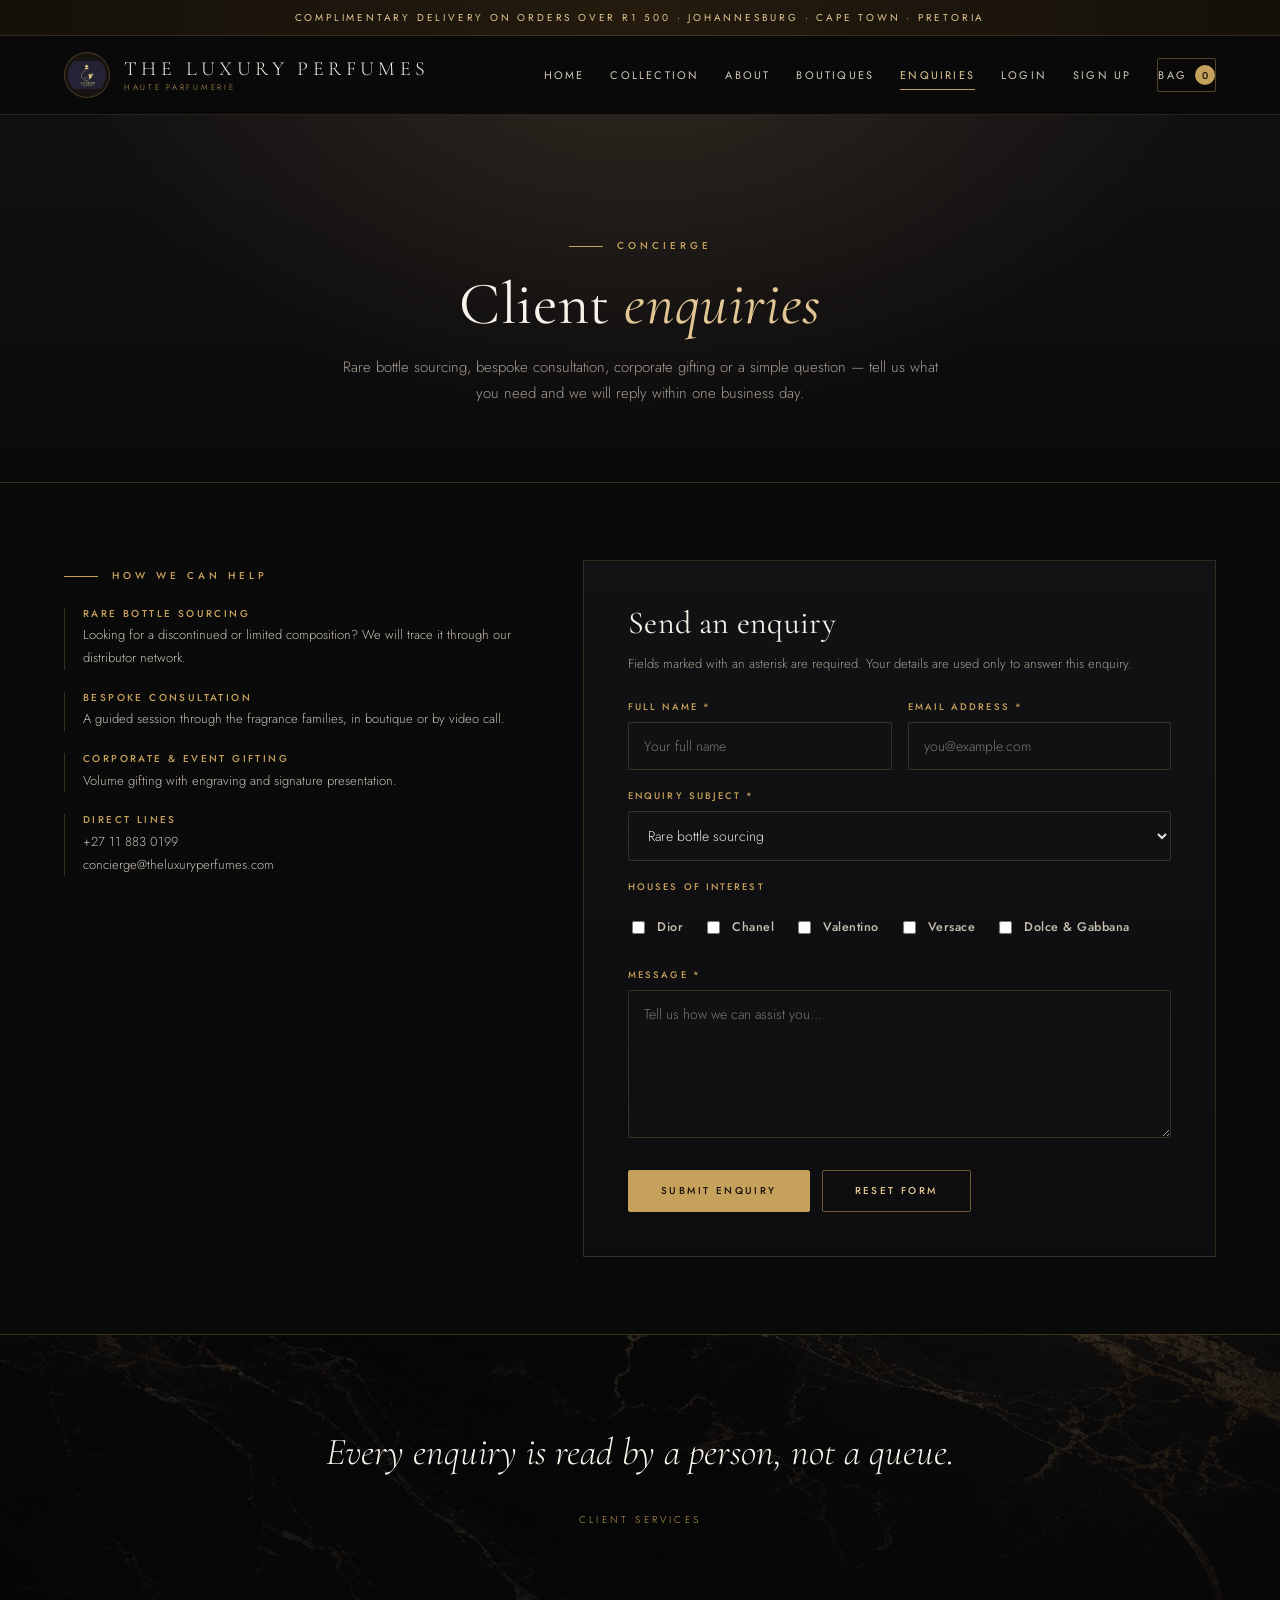
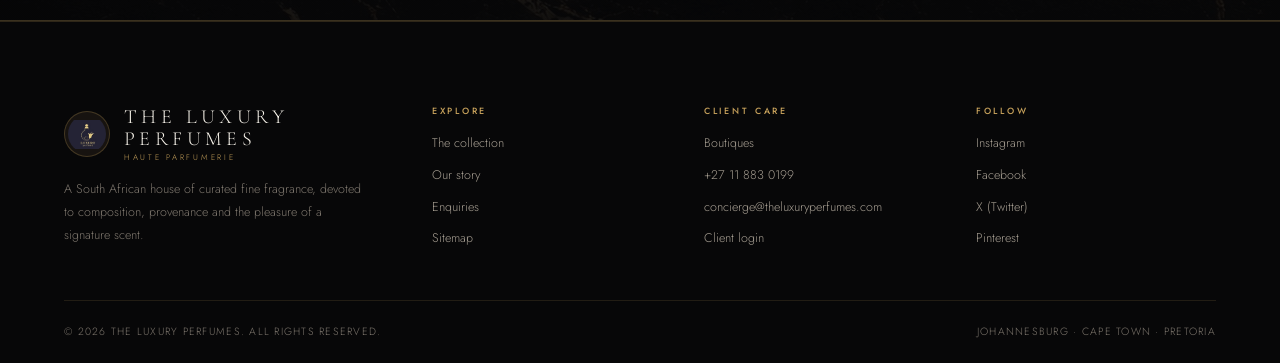
<file: enquiries.html>
<!DOCTYPE html>
<html lang="en">
<head>
    <meta charset="UTF-8">
    <meta name="viewport" content="width=device-width, initial-scale=1.0">
    <title>Enquiries | The Luxury Perfumes</title>
    <meta name="description" content="Contact The Luxury Perfumes concierge for rare bottle sourcing, bespoke consultations and corporate gifting.">
    <meta name="theme-color" content="#0a0a0b">

    <link rel="icon" type="image/jpeg" href="images/logo.jpg">
    <link rel="preconnect" href="https://fonts.googleapis.com">
    <link rel="preconnect" href="https://fonts.gstatic.com" crossorigin>
    <link href="https://fonts.googleapis.com/css2?family=Cormorant+Garamond:ital,wght@0,300;0,400;0,500;1,400&family=Jost:wght@200;300;400;500&display=swap" rel="stylesheet">
    <link rel="stylesheet" href="CSS/style.css">
</head>
<body>

    <a class="skip-link" href="#main">Skip to content</a>

    <div class="announce">
        Complimentary delivery on orders over R1&nbsp;500 · Johannesburg · Cape Town · Pretoria
    </div>

    <header class="site-header" id="site-header">
        <div class="container header-inner">
            <a class="brand" href="index.html" aria-label="The Luxury Perfumes — home">
                <img class="brand-mark" src="images/logo.jpg" alt="">
                <span class="brand-text">
                    <span class="brand-name">The Luxury Perfumes</span>
                    <span class="brand-tag">Haute Parfumerie</span>
                </span>
            </a>

            <button class="nav-toggle" type="button" aria-label="Open navigation"
                    aria-expanded="false" aria-controls="primary-nav">
                <span></span>
            </button>

            <nav class="nav" id="primary-nav" aria-label="Primary">
                <a href="index.html">Home</a>
                <a href="products.html">Collection</a>
                <a href="about.html">About</a>
                <a href="contacts.html">Boutiques</a>
                <a href="enquiries.html" aria-current="page">Enquiries</a>
                <a href="login.html">Login</a>
                <a href="signup.html">Sign Up</a>
                <a class="cart-trigger" href="products.html#lp-cart" data-cart-open>
                    Bag <span id="lp-cart-count" aria-live="polite">0</span>
                </a>
            </nav>
        </div>
    </header>

    <main id="main">

        <section class="page-hero">
            <div class="container">
                <span class="eyebrow">Concierge</span>
                <h1>Client <em>enquiries</em></h1>
                <p>
                    Rare bottle sourcing, bespoke consultation, corporate gifting or
                    a simple question — tell us what you need and we will reply within
                    one business day.
                </p>
            </div>
        </section>

        <section class="section-tight">
            <div class="container form-layout">

                <!-- SIDE INFORMATION -->
                <aside class="reveal">
                    <span class="eyebrow">How we can help</span>
                    <ul class="info-list">
                        <li>
                            <h3>Rare bottle sourcing</h3>
                            <p>Looking for a discontinued or limited composition? We will trace it through our distributor network.</p>
                        </li>
                        <li>
                            <h3>Bespoke consultation</h3>
                            <p>A guided session through the fragrance families, in boutique or by video call.</p>
                        </li>
                        <li>
                            <h3>Corporate &amp; event gifting</h3>
                            <p>Volume gifting with engraving and signature presentation.</p>
                        </li>
                        <li>
                            <h3>Direct lines</h3>
                            <p>
                                <a href="tel:+27118830199">+27 11 883 0199</a><br>
                                <a href="mailto:concierge@theluxuryperfumes.com">concierge@theluxuryperfumes.com</a>
                            </p>
                        </li>
                    </ul>
                </aside>

                <!-- FORM -->
                <div class="panel reveal">
                    <h2>Send an enquiry</h2>
                    <p class="panel-intro">
                        Fields marked with an asterisk are required. Your details are
                        used only to answer this enquiry.
                    </p>

                    <form id="enquiryForm" novalidate>
                        <div class="field-split">
                            <div class="field">
                                <label for="fullname">Full name *</label>
                                <input type="text" id="fullname" name="fullname"
                                       placeholder="Your full name"
                                       minlength="2" maxlength="100"
                                       autocomplete="name" required>
                            </div>

                            <div class="field">
                                <label for="email">Email address *</label>
                                <input type="email" id="email" name="email"
                                       placeholder="you@example.com"
                                       maxlength="254" autocomplete="email" required>
                            </div>
                        </div>

                        <div class="field">
                            <label for="subject">Enquiry subject *</label>
                            <select id="subject" name="subject" required>
                                <option value="sourcing">Rare bottle sourcing</option>
                                <option value="bespoke">Bespoke scent consultation</option>
                                <option value="gifting">Corporate &amp; event gifting</option>
                                <option value="general">General information</option>
                            </select>
                        </div>

                        <div class="field">
                            <span class="field-label" id="brands-label">Houses of interest</span>
                            <div class="checkbox-grid" role="group" aria-labelledby="brands-label">
                                <label><input type="checkbox" name="brand" value="Dior"> Dior</label>
                                <label><input type="checkbox" name="brand" value="Chanel"> Chanel</label>
                                <label><input type="checkbox" name="brand" value="Valentino"> Valentino</label>
                                <label><input type="checkbox" name="brand" value="Versace"> Versace</label>
                                <label><input type="checkbox" name="brand" value="Dolce &amp; Gabbana"> Dolce &amp; Gabbana</label>
                            </div>
                        </div>

                        <div class="field">
                            <label for="message">Message *</label>
                            <textarea id="message" name="message" rows="6"
                                      placeholder="Tell us how we can assist you…"
                                      minlength="10" maxlength="2000" required></textarea>
                        </div>

                        <div class="form-actions">
                            <button type="submit" class="btn">Submit enquiry</button>
                            <button type="reset" class="btn btn-ghost">Reset form</button>
                        </div>

                        <div id="formMessage" class="form-message" role="status" aria-live="polite"></div>
                    </form>
                </div>
            </div>
        </section>

        <section class="quote-panel">
            <blockquote>
                Every enquiry is read by a person, not a queue.
            </blockquote>
            <cite>Client services</cite>
        </section>

    </main>

    <footer class="site-footer">
        <div class="container">
            <div class="footer-grid">
                <div class="footer-brand">
                    <a class="brand" href="index.html">
                        <img class="brand-mark" src="images/logo.jpg" alt="">
                        <span class="brand-text">
                            <span class="brand-name">The Luxury Perfumes</span>
                            <span class="brand-tag">Haute Parfumerie</span>
                        </span>
                    </a>
                    <p>
                        A South African house of curated fine fragrance, devoted to
                        composition, provenance and the pleasure of a signature scent.
                    </p>
                </div>

                <div class="footer-col">
                    <h4>Explore</h4>
                    <ul>
                        <li><a href="products.html">The collection</a></li>
                        <li><a href="about.html">Our story</a></li>
                        <li><a href="enquiries.html">Enquiries</a></li>
                        <li><a href="sitemap.html">Sitemap</a></li>
                    </ul>
                </div>

                <div class="footer-col">
                    <h4>Client care</h4>
                    <ul>
                        <li><a href="contacts.html">Boutiques</a></li>
                        <li><a href="tel:+27118830199">+27 11 883 0199</a></li>
                        <li><a href="mailto:concierge@theluxuryperfumes.com">concierge@theluxuryperfumes.com</a></li>
                        <li><a href="login.html">Client login</a></li>
                    </ul>
                </div>

                <div class="footer-col">
                    <h4>Follow</h4>
                    <ul>
                        <li><a href="https://instagram.com" target="_blank" rel="noopener noreferrer">Instagram</a></li>
                        <li><a href="https://facebook.com" target="_blank" rel="noopener noreferrer">Facebook</a></li>
                        <li><a href="https://x.com" target="_blank" rel="noopener noreferrer">X (Twitter)</a></li>
                        <li><a href="https://pinterest.com" target="_blank" rel="noopener noreferrer">Pinterest</a></li>
                    </ul>
                </div>
            </div>

            <div class="footer-bottom">
                <span>&copy; <span data-year>2026</span> The Luxury Perfumes. All rights reserved.</span>
                <span>Johannesburg · Cape Town · Pretoria</span>
            </div>
        </div>
    </footer>

    <script src="js_assets/main.js"></script>
    <script>
        (function () {
            "use strict";

            var form = document.getElementById("enquiryForm");
            var box = document.getElementById("formMessage");
            if (!form || !box) return;

            function show(text, isError) {
                box.textContent = text;
                box.className = "form-message is-visible" + (isError ? " error" : "");
            }

            form.addEventListener("submit", function (event) {
                event.preventDefault();

                var name = document.getElementById("fullname").value.trim();
                var email = document.getElementById("email").value.trim();
                var subjectSelect = document.getElementById("subject");
                var message = document.getElementById("message").value.trim();

                if (!form.checkValidity() || name.length < 2 || message.length < 10) {
                    form.reportValidity();
                    show("Please complete every required field, using at least 10 characters in your message.", true);
                    return;
                }

                var brands = Array.prototype.map.call(
                    form.querySelectorAll('input[name="brand"]:checked'),
                    function (input) { return input.value; }
                );

                show(
                    "Thank you, " + name + ". Your enquiry has been validated: " +
                    subjectSelect.options[subjectSelect.selectedIndex].text +
                    " · Houses: " + (brands.length ? brands.join(", ") : "none selected") +
                    ". This is a demonstration form — connect a form service or mail handler to deliver it to " +
                    "concierge@theluxuryperfumes.com.",
                    false
                );

                box.scrollIntoView({ behavior: "smooth", block: "nearest" });
            });

            form.addEventListener("reset", function () {
                box.textContent = "";
                box.className = "form-message";
            });
        })();
    </script>
</body>
</html>
</file>
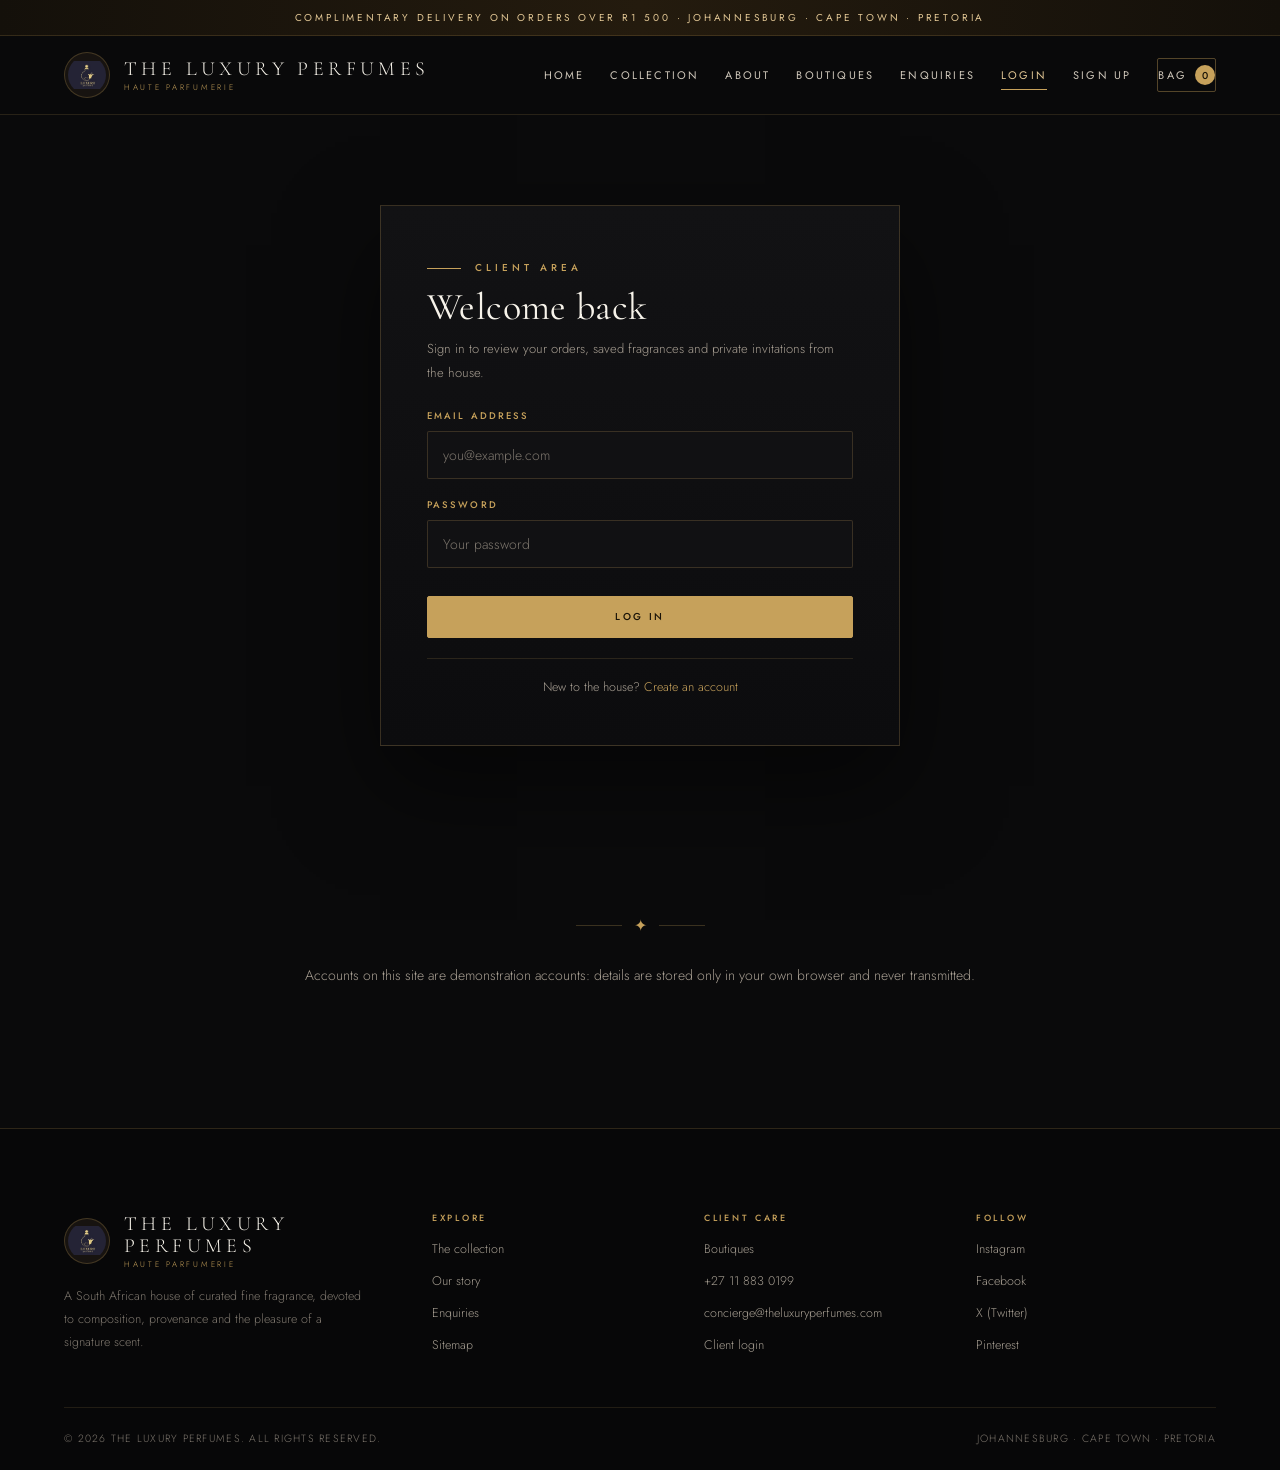
<file: login.html>
<!DOCTYPE html>
<html lang="en">
<head>
    <meta charset="UTF-8">
    <meta name="viewport" content="width=device-width, initial-scale=1.0">
    <title>Client Login | The Luxury Perfumes</title>
    <meta name="description" content="Sign in to your The Luxury Perfumes account for private orders and early access.">
    <meta name="theme-color" content="#0a0a0b">

    <link rel="icon" type="image/jpeg" href="images/logo.jpg">
    <link rel="preconnect" href="https://fonts.googleapis.com">
    <link rel="preconnect" href="https://fonts.gstatic.com" crossorigin>
    <link href="https://fonts.googleapis.com/css2?family=Cormorant+Garamond:ital,wght@0,300;0,400;0,500;1,400&family=Jost:wght@200;300;400;500&display=swap" rel="stylesheet">
    <link rel="stylesheet" href="CSS/style.css">
</head>
<body>

    <a class="skip-link" href="#main">Skip to content</a>

    <div class="announce">
        Complimentary delivery on orders over R1&nbsp;500 · Johannesburg · Cape Town · Pretoria
    </div>

    <header class="site-header" id="site-header">
        <div class="container header-inner">
            <a class="brand" href="index.html" aria-label="The Luxury Perfumes — home">
                <img class="brand-mark" src="images/logo.jpg" alt="">
                <span class="brand-text">
                    <span class="brand-name">The Luxury Perfumes</span>
                    <span class="brand-tag">Haute Parfumerie</span>
                </span>
            </a>

            <button class="nav-toggle" type="button" aria-label="Open navigation"
                    aria-expanded="false" aria-controls="primary-nav">
                <span></span>
            </button>

            <nav class="nav" id="primary-nav" aria-label="Primary">
                <a href="index.html">Home</a>
                <a href="products.html">Collection</a>
                <a href="about.html">About</a>
                <a href="contacts.html">Boutiques</a>
                <a href="enquiries.html">Enquiries</a>
                <a href="login.html" aria-current="page">Login</a>
                <a href="signup.html">Sign Up</a>
                <a class="cart-trigger" href="products.html#lp-cart" data-cart-open>
                    Bag <span id="lp-cart-count" aria-live="polite">0</span>
                </a>
            </nav>
        </div>
    </header>

    <main id="main">
        <div class="container auth-wrap">
            <div class="auth-card reveal">
                <span class="eyebrow">Client area</span>
                <h1>Welcome back</h1>
                <p class="panel-intro">
                    Sign in to review your orders, saved fragrances and private
                    invitations from the house.
                </p>

                <form id="loginForm" novalidate>
                    <div class="field">
                        <label for="loginEmail">Email address</label>
                        <input type="email" id="loginEmail" name="email"
                               placeholder="you@example.com" autocomplete="email" required>
                    </div>

                    <div class="field">
                        <label for="loginPassword">Password</label>
                        <input type="password" id="loginPassword" name="password"
                               placeholder="Your password" autocomplete="current-password" required>
                    </div>

                    <button type="submit" class="btn btn-block">Log in</button>
                </form>

                <p class="auth-foot">
                    New to the house? <a href="signup.html">Create an account</a>
                </p>
            </div>
        </div>

        <section class="section-tight">
            <div class="container">
                <div class="section-head reveal">
                    <div class="rule-mark">✦</div>
                    <p class="section-sub">
                        Accounts on this site are demonstration accounts: details are
                        stored only in your own browser and never transmitted.
                    </p>
                </div>
            </div>
        </section>
    </main>

    <footer class="site-footer">
        <div class="container">
            <div class="footer-grid">
                <div class="footer-brand">
                    <a class="brand" href="index.html">
                        <img class="brand-mark" src="images/logo.jpg" alt="">
                        <span class="brand-text">
                            <span class="brand-name">The Luxury Perfumes</span>
                            <span class="brand-tag">Haute Parfumerie</span>
                        </span>
                    </a>
                    <p>
                        A South African house of curated fine fragrance, devoted to
                        composition, provenance and the pleasure of a signature scent.
                    </p>
                </div>

                <div class="footer-col">
                    <h4>Explore</h4>
                    <ul>
                        <li><a href="products.html">The collection</a></li>
                        <li><a href="about.html">Our story</a></li>
                        <li><a href="enquiries.html">Enquiries</a></li>
                        <li><a href="sitemap.html">Sitemap</a></li>
                    </ul>
                </div>

                <div class="footer-col">
                    <h4>Client care</h4>
                    <ul>
                        <li><a href="contacts.html">Boutiques</a></li>
                        <li><a href="tel:+27118830199">+27 11 883 0199</a></li>
                        <li><a href="mailto:concierge@theluxuryperfumes.com">concierge@theluxuryperfumes.com</a></li>
                        <li><a href="login.html">Client login</a></li>
                    </ul>
                </div>

                <div class="footer-col">
                    <h4>Follow</h4>
                    <ul>
                        <li><a href="https://instagram.com" target="_blank" rel="noopener noreferrer">Instagram</a></li>
                        <li><a href="https://facebook.com" target="_blank" rel="noopener noreferrer">Facebook</a></li>
                        <li><a href="https://x.com" target="_blank" rel="noopener noreferrer">X (Twitter)</a></li>
                        <li><a href="https://pinterest.com" target="_blank" rel="noopener noreferrer">Pinterest</a></li>
                    </ul>
                </div>
            </div>

            <div class="footer-bottom">
                <span>&copy; <span data-year>2026</span> The Luxury Perfumes. All rights reserved.</span>
                <span>Johannesburg · Cape Town · Pretoria</span>
            </div>
        </div>
    </footer>

    <script src="js_assets/forms.js"></script>
    <script src="js_assets/main.js"></script>
</body>
</html>
</file>
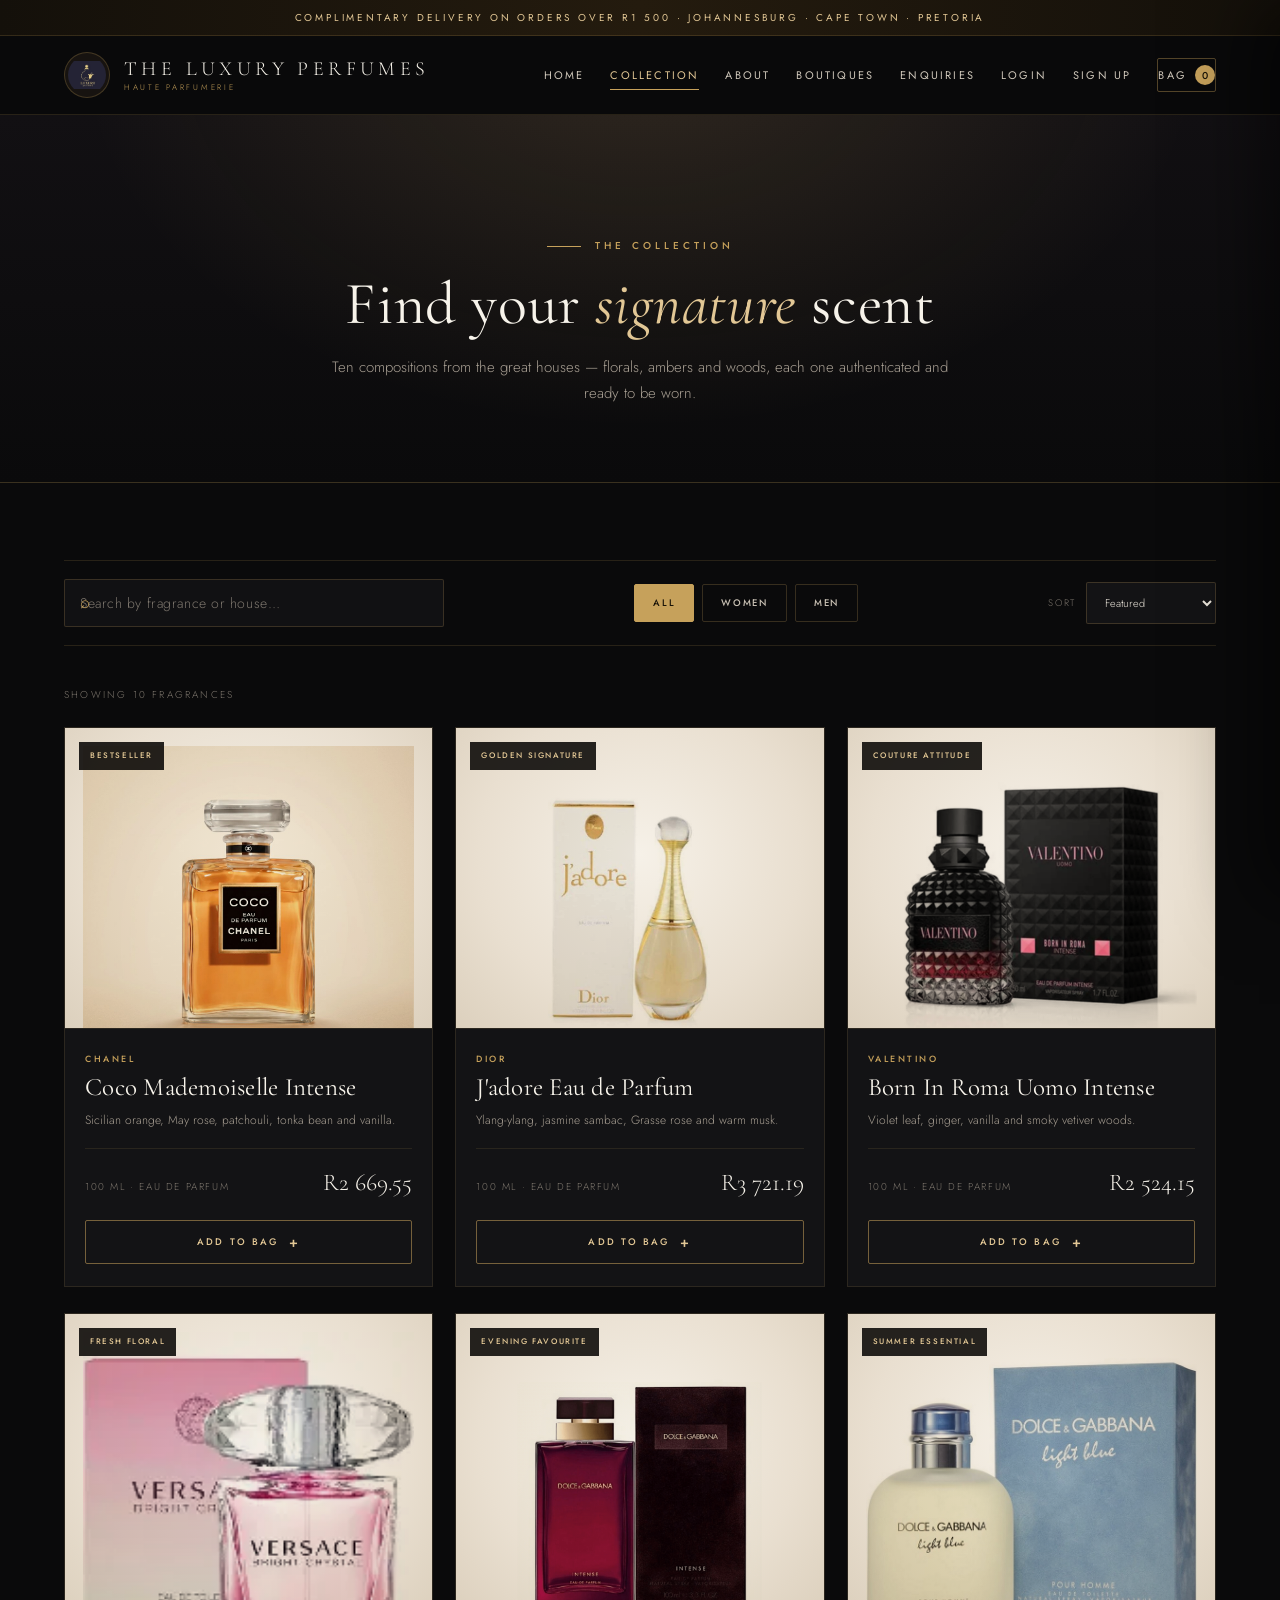
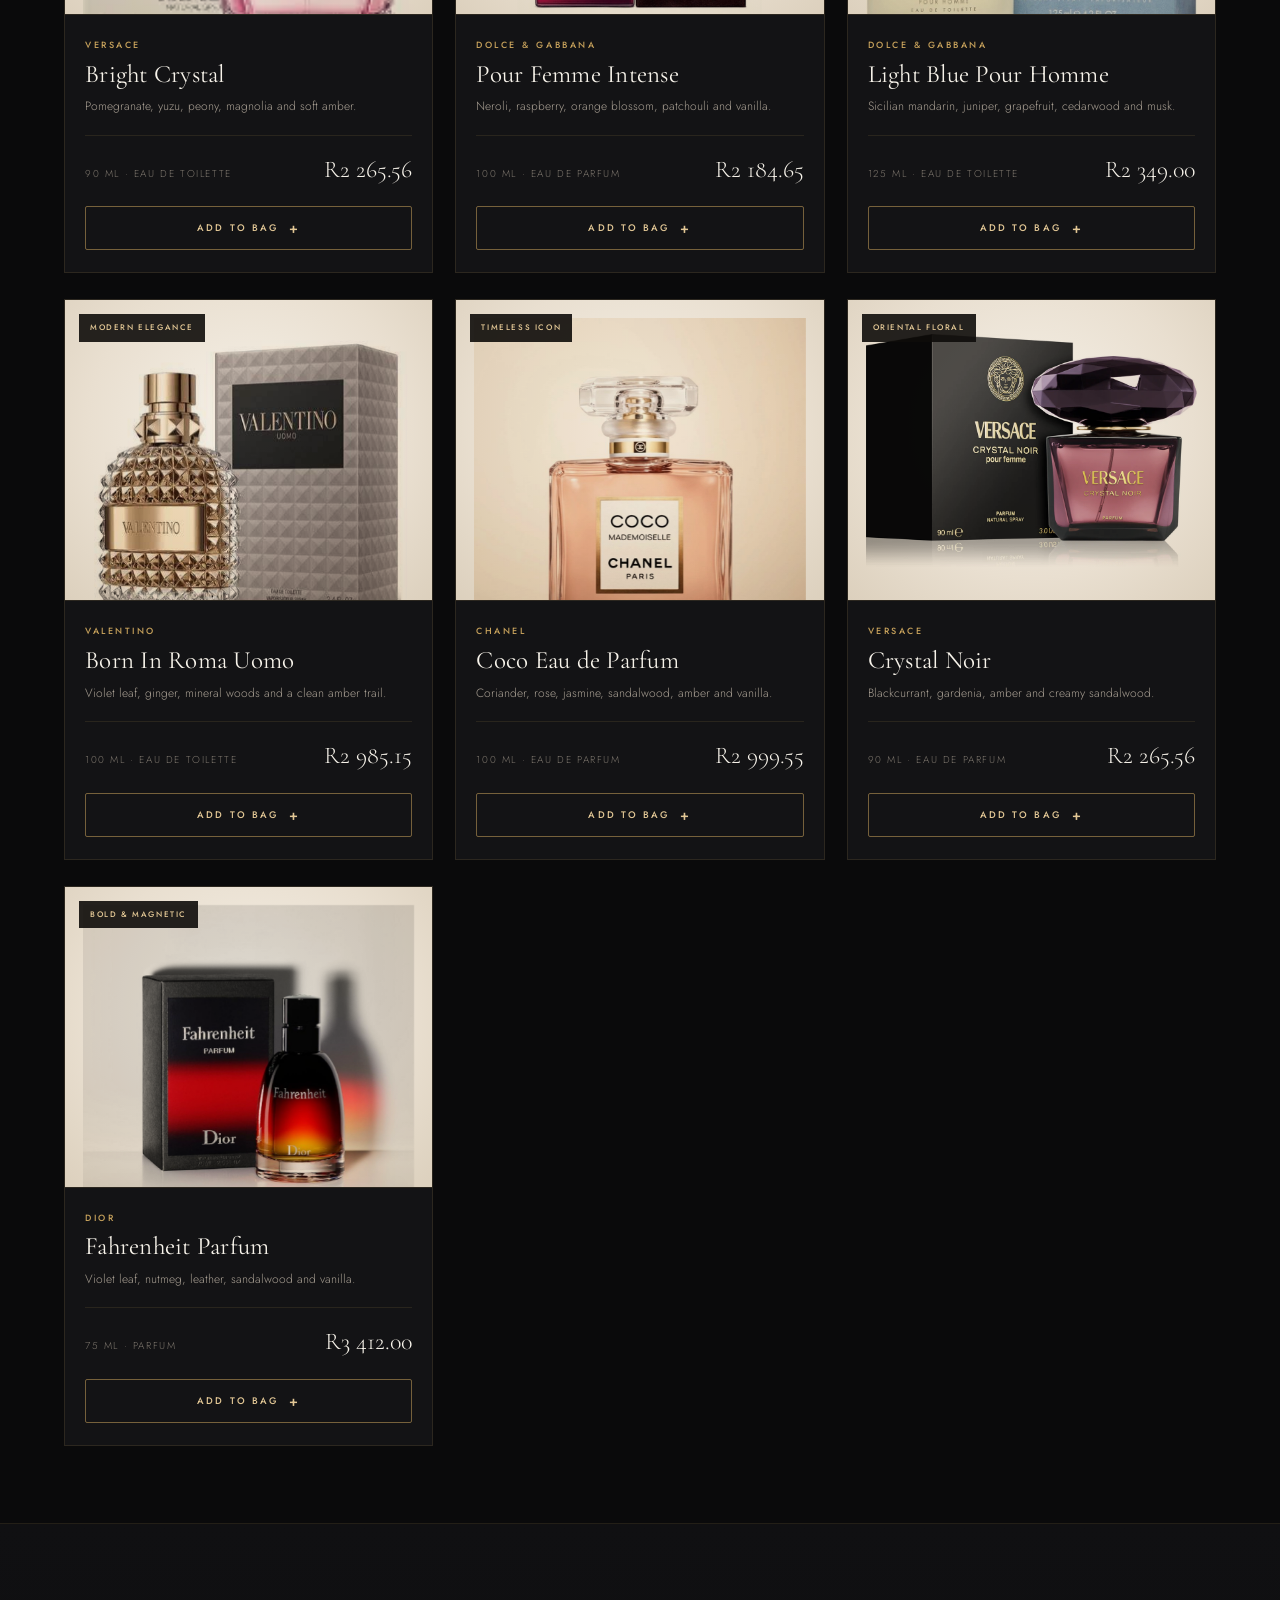
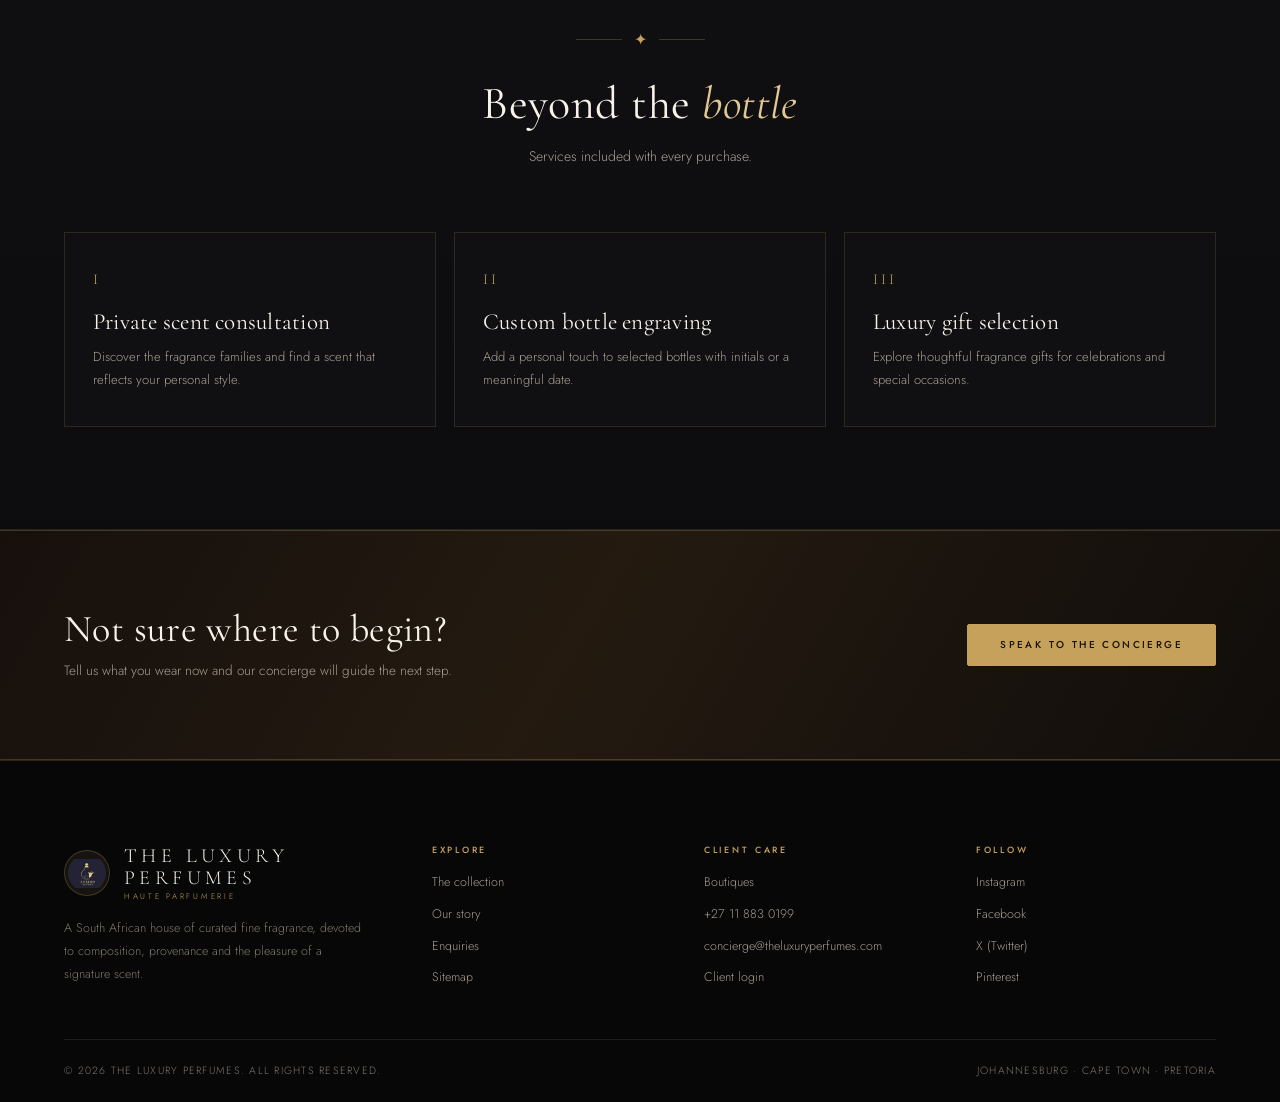
<file: products.html>
<!DOCTYPE html>
<html lang="en">
<head>
    <meta charset="UTF-8">
    <meta name="viewport" content="width=device-width, initial-scale=1.0">
    <title>The Collection | The Luxury Perfumes</title>
    <meta name="description" content="Shop authenticated Chanel, Dior, Valentino, Versace and Dolce &amp; Gabbana fragrances at The Luxury Perfumes.">
    <meta name="theme-color" content="#0a0a0b">

    <link rel="icon" type="image/jpeg" href="images/logo.jpg">
    <link rel="preconnect" href="https://fonts.googleapis.com">
    <link rel="preconnect" href="https://fonts.gstatic.com" crossorigin>
    <link href="https://fonts.googleapis.com/css2?family=Cormorant+Garamond:ital,wght@0,300;0,400;0,500;1,400&family=Jost:wght@200;300;400;500&display=swap" rel="stylesheet">
    <link rel="stylesheet" href="CSS/style.css">
</head>
<body>

    <a class="skip-link" href="#main">Skip to content</a>

    <div class="announce">
        Complimentary delivery on orders over R1&nbsp;500 · Johannesburg · Cape Town · Pretoria
    </div>

    <header class="site-header" id="site-header">
        <div class="container header-inner">
            <a class="brand" href="index.html" aria-label="The Luxury Perfumes — home">
                <img class="brand-mark" src="images/logo.jpg" alt="">
                <span class="brand-text">
                    <span class="brand-name">The Luxury Perfumes</span>
                    <span class="brand-tag">Haute Parfumerie</span>
                </span>
            </a>

            <button class="nav-toggle" type="button" aria-label="Open navigation"
                    aria-expanded="false" aria-controls="primary-nav">
                <span></span>
            </button>

            <nav class="nav" id="primary-nav" aria-label="Primary">
                <a href="index.html">Home</a>
                <a href="products.html" aria-current="page">Collection</a>
                <a href="about.html">About</a>
                <a href="contacts.html">Boutiques</a>
                <a href="enquiries.html">Enquiries</a>
                <a href="login.html">Login</a>
                <a href="signup.html">Sign Up</a>
                <a class="cart-trigger" href="#lp-cart" data-cart-open>
                    Bag <span id="lp-cart-count" aria-live="polite">0</span>
                </a>
            </nav>
        </div>
    </header>

    <main id="main">

        <section class="page-hero">
            <div class="container">
                <span class="eyebrow">The collection</span>
                <h1>Find your <em>signature</em> scent</h1>
                <p>
                    Ten compositions from the great houses — florals, ambers and
                    woods, each one authenticated and ready to be worn.
                </p>
            </div>
        </section>

        <section class="section-tight">
            <div class="container">

                <!-- TOOLBAR -->
                <div class="toolbar">
                    <div class="search-field">
                        <label class="visually-hidden" for="lp-search">Search fragrances</label>
                        <input type="search" id="lp-search" placeholder="Search by fragrance or house…" autocomplete="off">
                    </div>

                    <div class="filters" role="group" aria-label="Filter by category">
                        <button type="button" class="filter-btn is-active" data-filter="all">All</button>
                        <button type="button" class="filter-btn" data-filter="women">Women</button>
                        <button type="button" class="filter-btn" data-filter="men">Men</button>
                    </div>

                    <div class="sort-field">
                        <label for="lp-sort">Sort</label>
                        <select id="lp-sort">
                            <option value="featured">Featured</option>
                            <option value="price-asc">Price: low to high</option>
                            <option value="price-desc">Price: high to low</option>
                            <option value="name">Name: A–Z</option>
                        </select>
                    </div>
                </div>

                <p class="results-line" id="lp-results" aria-live="polite">Showing 10 fragrances</p>

                <!-- PRODUCT GRID -->
                <div class="product-grid" id="lp-product-grid">

                    <!-- 1 -->
                    <article class="product-card lp-product-card reveal"
                             id="product-chanel-coco-mademoiselle"
                             data-category="women"
                             data-price="2669.55"
                             data-name="Chanel Coco Mademoiselle Intense">
                        <div class="product-media">
                            <span class="product-tag">Bestseller</span>
                            <img src="images/chanel-studio.jpg" alt="Chanel Coco Mademoiselle Intense bottle with vanilla pods" loading="lazy">
                        </div>
                        <div class="product-body">
                            <p class="product-brand">Chanel</p>
                            <h3 class="product-name">Coco Mademoiselle Intense</h3>
                            <p class="product-notes">Sicilian orange, May rose, patchouli, tonka bean and vanilla.</p>
                            <div class="product-meta">
                                <span class="product-size">100 ml · Eau de Parfum</span>
                                <span class="product-price">R2 669.55</span>
                            </div>
                            <button type="button" class="add-to-bag lp-add-to-cart"
                                    data-id="chanel_coco_mademoiselle"
                                    data-name="Chanel Coco Mademoiselle Intense"
                                    data-price="2669.55">
                                Add to bag <span>+</span>
                            </button>
                        </div>
                    </article>

                    <!-- 2 -->
                    <article class="product-card lp-product-card reveal"
                             id="product-dior-jadore"
                             data-category="women"
                             data-price="3721.19"
                             data-name="Dior J'adore Eau de Parfum">
                        <div class="product-media">
                            <span class="product-tag">Golden signature</span>
                            <img src="images/dior.jpg" alt="Dior J'adore eau de parfum bottle and carton" loading="lazy">
                        </div>
                        <div class="product-body">
                            <p class="product-brand">Dior</p>
                            <h3 class="product-name">J'adore Eau de Parfum</h3>
                            <p class="product-notes">Ylang-ylang, jasmine sambac, Grasse rose and warm musk.</p>
                            <div class="product-meta">
                                <span class="product-size">100 ml · Eau de Parfum</span>
                                <span class="product-price">R3 721.19</span>
                            </div>
                            <button type="button" class="add-to-bag lp-add-to-cart"
                                    data-id="dior_jadore"
                                    data-name="Dior J'adore Eau de Parfum"
                                    data-price="3721.19">
                                Add to bag <span>+</span>
                            </button>
                        </div>
                    </article>

                    <!-- 3 -->
                    <article class="product-card lp-product-card reveal"
                             id="product-valentino-uomo-intense"
                             data-category="men"
                             data-price="2524.15"
                             data-name="Valentino Born In Roma Uomo Intense">
                        <div class="product-media">
                            <span class="product-tag">Couture attitude</span>
                            <img src="images/valentino.webp" alt="Valentino Born In Roma Uomo Intense bottle and carton" loading="lazy">
                        </div>
                        <div class="product-body">
                            <p class="product-brand">Valentino</p>
                            <h3 class="product-name">Born In Roma Uomo Intense</h3>
                            <p class="product-notes">Violet leaf, ginger, vanilla and smoky vetiver woods.</p>
                            <div class="product-meta">
                                <span class="product-size">100 ml · Eau de Parfum</span>
                                <span class="product-price">R2 524.15</span>
                            </div>
                            <button type="button" class="add-to-bag lp-add-to-cart"
                                    data-id="valentino_uomo_intense"
                                    data-name="Valentino Born In Roma Uomo Intense"
                                    data-price="2524.15">
                                Add to bag <span>+</span>
                            </button>
                        </div>
                    </article>

                    <!-- 4 -->
                    <article class="product-card lp-product-card reveal"
                             id="product-versace-bright-crystal"
                             data-category="women"
                             data-price="2265.56"
                             data-name="Versace Bright Crystal">
                        <div class="product-media">
                            <span class="product-tag">Fresh floral</span>
                            <img src="images/versace.webp" alt="Versace Bright Crystal eau de toilette bottle" loading="lazy">
                        </div>
                        <div class="product-body">
                            <p class="product-brand">Versace</p>
                            <h3 class="product-name">Bright Crystal</h3>
                            <p class="product-notes">Pomegranate, yuzu, peony, magnolia and soft amber.</p>
                            <div class="product-meta">
                                <span class="product-size">90 ml · Eau de Toilette</span>
                                <span class="product-price">R2 265.56</span>
                            </div>
                            <button type="button" class="add-to-bag lp-add-to-cart"
                                    data-id="versace_bright_crystal"
                                    data-name="Versace Bright Crystal"
                                    data-price="2265.56">
                                Add to bag <span>+</span>
                            </button>
                        </div>
                    </article>

                    <!-- 5 -->
                    <article class="product-card lp-product-card reveal"
                             id="product-dg-pour-femme-intense"
                             data-category="women"
                             data-price="2184.65"
                             data-name="Dolce and Gabbana Pour Femme Intense">
                        <div class="product-media">
                            <span class="product-tag">Evening favourite</span>
                            <img src="images/dolcegabbana.png" alt="Dolce and Gabbana Pour Femme Intense bottle and carton" loading="lazy">
                        </div>
                        <div class="product-body">
                            <p class="product-brand">Dolce &amp; Gabbana</p>
                            <h3 class="product-name">Pour Femme Intense</h3>
                            <p class="product-notes">Neroli, raspberry, orange blossom, patchouli and vanilla.</p>
                            <div class="product-meta">
                                <span class="product-size">100 ml · Eau de Parfum</span>
                                <span class="product-price">R2 184.65</span>
                            </div>
                            <button type="button" class="add-to-bag lp-add-to-cart"
                                    data-id="dg_pour_femme_intense"
                                    data-name="Dolce and Gabbana Pour Femme Intense"
                                    data-price="2184.65">
                                Add to bag <span>+</span>
                            </button>
                        </div>
                    </article>

                    <!-- 6 -->
                    <article class="product-card lp-product-card reveal"
                             id="product-dg-light-blue"
                             data-category="men"
                             data-price="2349.00"
                             data-name="Dolce and Gabbana Light Blue Pour Homme">
                        <div class="product-media">
                            <span class="product-tag">Summer essential</span>
                            <img src="images/Dolce-Gabbana-.jpg" alt="Dolce and Gabbana Light Blue pour homme bottle and carton" loading="lazy">
                        </div>
                        <div class="product-body">
                            <p class="product-brand">Dolce &amp; Gabbana</p>
                            <h3 class="product-name">Light Blue Pour Homme</h3>
                            <p class="product-notes">Sicilian mandarin, juniper, grapefruit, cedarwood and musk.</p>
                            <div class="product-meta">
                                <span class="product-size">125 ml · Eau de Toilette</span>
                                <span class="product-price">R2 349.00</span>
                            </div>
                            <button type="button" class="add-to-bag lp-add-to-cart"
                                    data-id="dg_light_blue_homme"
                                    data-name="Dolce and Gabbana Light Blue Pour Homme"
                                    data-price="2349.00">
                                Add to bag <span>+</span>
                            </button>
                        </div>
                    </article>

                    <!-- 7 -->
                    <article class="product-card lp-product-card reveal"
                             id="product-valentino-uomo"
                             data-category="men"
                             data-price="2985.15"
                             data-name="Valentino Born In Roma Uomo">
                        <div class="product-media">
                            <span class="product-tag">Modern elegance</span>
                            <img src="images/valentino1.jpg" alt="Valentino Born In Roma Uomo eau de toilette bottle" loading="lazy">
                        </div>
                        <div class="product-body">
                            <p class="product-brand">Valentino</p>
                            <h3 class="product-name">Born In Roma Uomo</h3>
                            <p class="product-notes">Violet leaf, ginger, mineral woods and a clean amber trail.</p>
                            <div class="product-meta">
                                <span class="product-size">100 ml · Eau de Toilette</span>
                                <span class="product-price">R2 985.15</span>
                            </div>
                            <button type="button" class="add-to-bag lp-add-to-cart"
                                    data-id="valentino_uomo"
                                    data-name="Valentino Born In Roma Uomo"
                                    data-price="2985.15">
                                Add to bag <span>+</span>
                            </button>
                        </div>
                    </article>

                    <!-- 8 -->
                    <article class="product-card lp-product-card reveal"
                             id="product-chanel-coco-edp"
                             data-category="women"
                             data-price="2999.55"
                             data-name="Chanel Coco Eau de Parfum">
                        <div class="product-media">
                            <span class="product-tag">Timeless icon</span>
                            <img src="images/coco-studio.jpg" alt="Chanel Coco eau de parfum bottle" loading="lazy">
                        </div>
                        <div class="product-body">
                            <p class="product-brand">Chanel</p>
                            <h3 class="product-name">Coco Eau de Parfum</h3>
                            <p class="product-notes">Coriander, rose, jasmine, sandalwood, amber and vanilla.</p>
                            <div class="product-meta">
                                <span class="product-size">100 ml · Eau de Parfum</span>
                                <span class="product-price">R2 999.55</span>
                            </div>
                            <button type="button" class="add-to-bag lp-add-to-cart"
                                    data-id="chanel_coco_edp"
                                    data-name="Chanel Coco Eau de Parfum"
                                    data-price="2999.55">
                                Add to bag <span>+</span>
                            </button>
                        </div>
                    </article>

                    <!-- 9 -->
                    <article class="product-card lp-product-card reveal"
                             id="product-versace-crystal-noir"
                             data-category="women"
                             data-price="2265.56"
                             data-name="Versace Crystal Noir">
                        <div class="product-media">
                            <span class="product-tag">Oriental floral</span>
                            <img src="images/versage1.webp" alt="Versace Crystal Noir eau de parfum bottle and carton" loading="lazy">
                        </div>
                        <div class="product-body">
                            <p class="product-brand">Versace</p>
                            <h3 class="product-name">Crystal Noir</h3>
                            <p class="product-notes">Blackcurrant, gardenia, amber and creamy sandalwood.</p>
                            <div class="product-meta">
                                <span class="product-size">90 ml · Eau de Parfum</span>
                                <span class="product-price">R2 265.56</span>
                            </div>
                            <button type="button" class="add-to-bag lp-add-to-cart"
                                    data-id="versace_crystal_noir"
                                    data-name="Versace Crystal Noir"
                                    data-price="2265.56">
                                Add to bag <span>+</span>
                            </button>
                        </div>
                    </article>

                    <!-- 10 -->
                    <article class="product-card lp-product-card reveal"
                             id="product-dior-fahrenheit"
                             data-category="men"
                             data-price="3412.00"
                             data-name="Dior Fahrenheit Parfum">
                        <div class="product-media">
                            <span class="product-tag">Bold &amp; magnetic</span>
                            <img src="images/dior1.jpg" alt="Dior Fahrenheit Parfum bottle and carton" loading="lazy">
                        </div>
                        <div class="product-body">
                            <p class="product-brand">Dior</p>
                            <h3 class="product-name">Fahrenheit Parfum</h3>
                            <p class="product-notes">Violet leaf, nutmeg, leather, sandalwood and vanilla.</p>
                            <div class="product-meta">
                                <span class="product-size">75 ml · Parfum</span>
                                <span class="product-price">R3 412.00</span>
                            </div>
                            <button type="button" class="add-to-bag lp-add-to-cart"
                                    data-id="dior_fahrenheit"
                                    data-name="Dior Fahrenheit Parfum"
                                    data-price="3412.00">
                                Add to bag <span>+</span>
                            </button>
                        </div>
                    </article>

                    <p class="no-results" id="lp-no-results" hidden>
                        No fragrances match that search. Try another name or house.
                    </p>
                </div>
            </div>
        </section>

        <!-- SERVICES -->
        <section class="section section-alt" aria-labelledby="services-title">
            <div class="container">
                <div class="section-head reveal">
                    <div class="rule-mark">✦</div>
                    <h2 class="section-title" id="services-title">Beyond the <em>bottle</em></h2>
                    <p class="section-sub">Services included with every purchase.</p>
                </div>

                <div class="service-grid">
                    <article class="service-card reveal">
                        <span class="service-num">I</span>
                        <h3>Private scent consultation</h3>
                        <p>Discover the fragrance families and find a scent that reflects your personal style.</p>
                    </article>

                    <article class="service-card reveal">
                        <span class="service-num">II</span>
                        <h3>Custom bottle engraving</h3>
                        <p>Add a personal touch to selected bottles with initials or a meaningful date.</p>
                    </article>

                    <article class="service-card reveal">
                        <span class="service-num">III</span>
                        <h3>Luxury gift selection</h3>
                        <p>Explore thoughtful fragrance gifts for celebrations and special occasions.</p>
                    </article>
                </div>
            </div>
        </section>

        <section class="vip-band">
            <div class="container vip-inner">
                <div>
                    <h2>Not sure where to begin?</h2>
                    <p>Tell us what you wear now and our concierge will guide the next step.</p>
                </div>
                <a class="btn" href="enquiries.html">Speak to the concierge</a>
            </div>
        </section>

    </main>

    <!-- CART DRAWER -->
    <div class="overlay" id="cart-overlay" data-cart-close hidden></div>

    <aside class="cart-drawer" id="lp-cart" aria-labelledby="cart-title" aria-hidden="true">
        <div class="cart-head">
            <div>
                <span class="kicker">Your selection</span>
                <h2 id="cart-title">Shopping bag</h2>
            </div>
            <button type="button" class="drawer-close" data-cart-close aria-label="Close bag">✕</button>
        </div>

        <p class="cart-empty" id="lp-cart-empty">
            Your bag is empty. Discover a fragrance you love.
        </p>

        <div id="lp-cart-items" aria-live="polite"></div>

        <div class="cart-summary">
            <div class="cart-total-row">
                <span>Subtotal</span>
                <strong id="lp-cart-total">R0.00</strong>
            </div>

            <div class="cart-actions">
                <button type="button" id="lp-checkout" class="btn btn-block">Proceed to checkout</button>
                <button type="button" id="lp-clear-cart" class="btn btn-ghost btn-block">Clear bag</button>
            </div>

            <p id="lp-cart-message" class="cart-message" role="status" aria-live="polite"></p>
            <p class="cart-note">Complimentary delivery on orders over R1 500.</p>
        </div>
    </aside>

    <!-- FOOTER -->
    <footer class="site-footer">
        <div class="container">
            <div class="footer-grid">
                <div class="footer-brand">
                    <a class="brand" href="index.html">
                        <img class="brand-mark" src="images/logo.jpg" alt="">
                        <span class="brand-text">
                            <span class="brand-name">The Luxury Perfumes</span>
                            <span class="brand-tag">Haute Parfumerie</span>
                        </span>
                    </a>
                    <p>
                        A South African house of curated fine fragrance, devoted to
                        composition, provenance and the pleasure of a signature scent.
                    </p>
                </div>

                <div class="footer-col">
                    <h4>Explore</h4>
                    <ul>
                        <li><a href="products.html">The collection</a></li>
                        <li><a href="about.html">Our story</a></li>
                        <li><a href="enquiries.html">Enquiries</a></li>
                        <li><a href="sitemap.html">Sitemap</a></li>
                    </ul>
                </div>

                <div class="footer-col">
                    <h4>Client care</h4>
                    <ul>
                        <li><a href="contacts.html">Boutiques</a></li>
                        <li><a href="tel:+27118830199">+27 11 883 0199</a></li>
                        <li><a href="mailto:concierge@theluxuryperfumes.com">concierge@theluxuryperfumes.com</a></li>
                        <li><a href="login.html">Client login</a></li>
                    </ul>
                </div>

                <div class="footer-col">
                    <h4>Follow</h4>
                    <ul>
                        <li><a href="https://instagram.com" target="_blank" rel="noopener noreferrer">Instagram</a></li>
                        <li><a href="https://facebook.com" target="_blank" rel="noopener noreferrer">Facebook</a></li>
                        <li><a href="https://x.com" target="_blank" rel="noopener noreferrer">X (Twitter)</a></li>
                        <li><a href="https://pinterest.com" target="_blank" rel="noopener noreferrer">Pinterest</a></li>
                    </ul>
                </div>
            </div>

            <div class="footer-bottom">
                <span>&copy; <span data-year>2026</span> The Luxury Perfumes. All rights reserved.</span>
                <span>Johannesburg · Cape Town · Pretoria</span>
            </div>
        </div>
    </footer>

    <script src="js_assets/cart.js"></script>
    <script src="js_assets/main.js"></script>
</body>
</html>
</file>
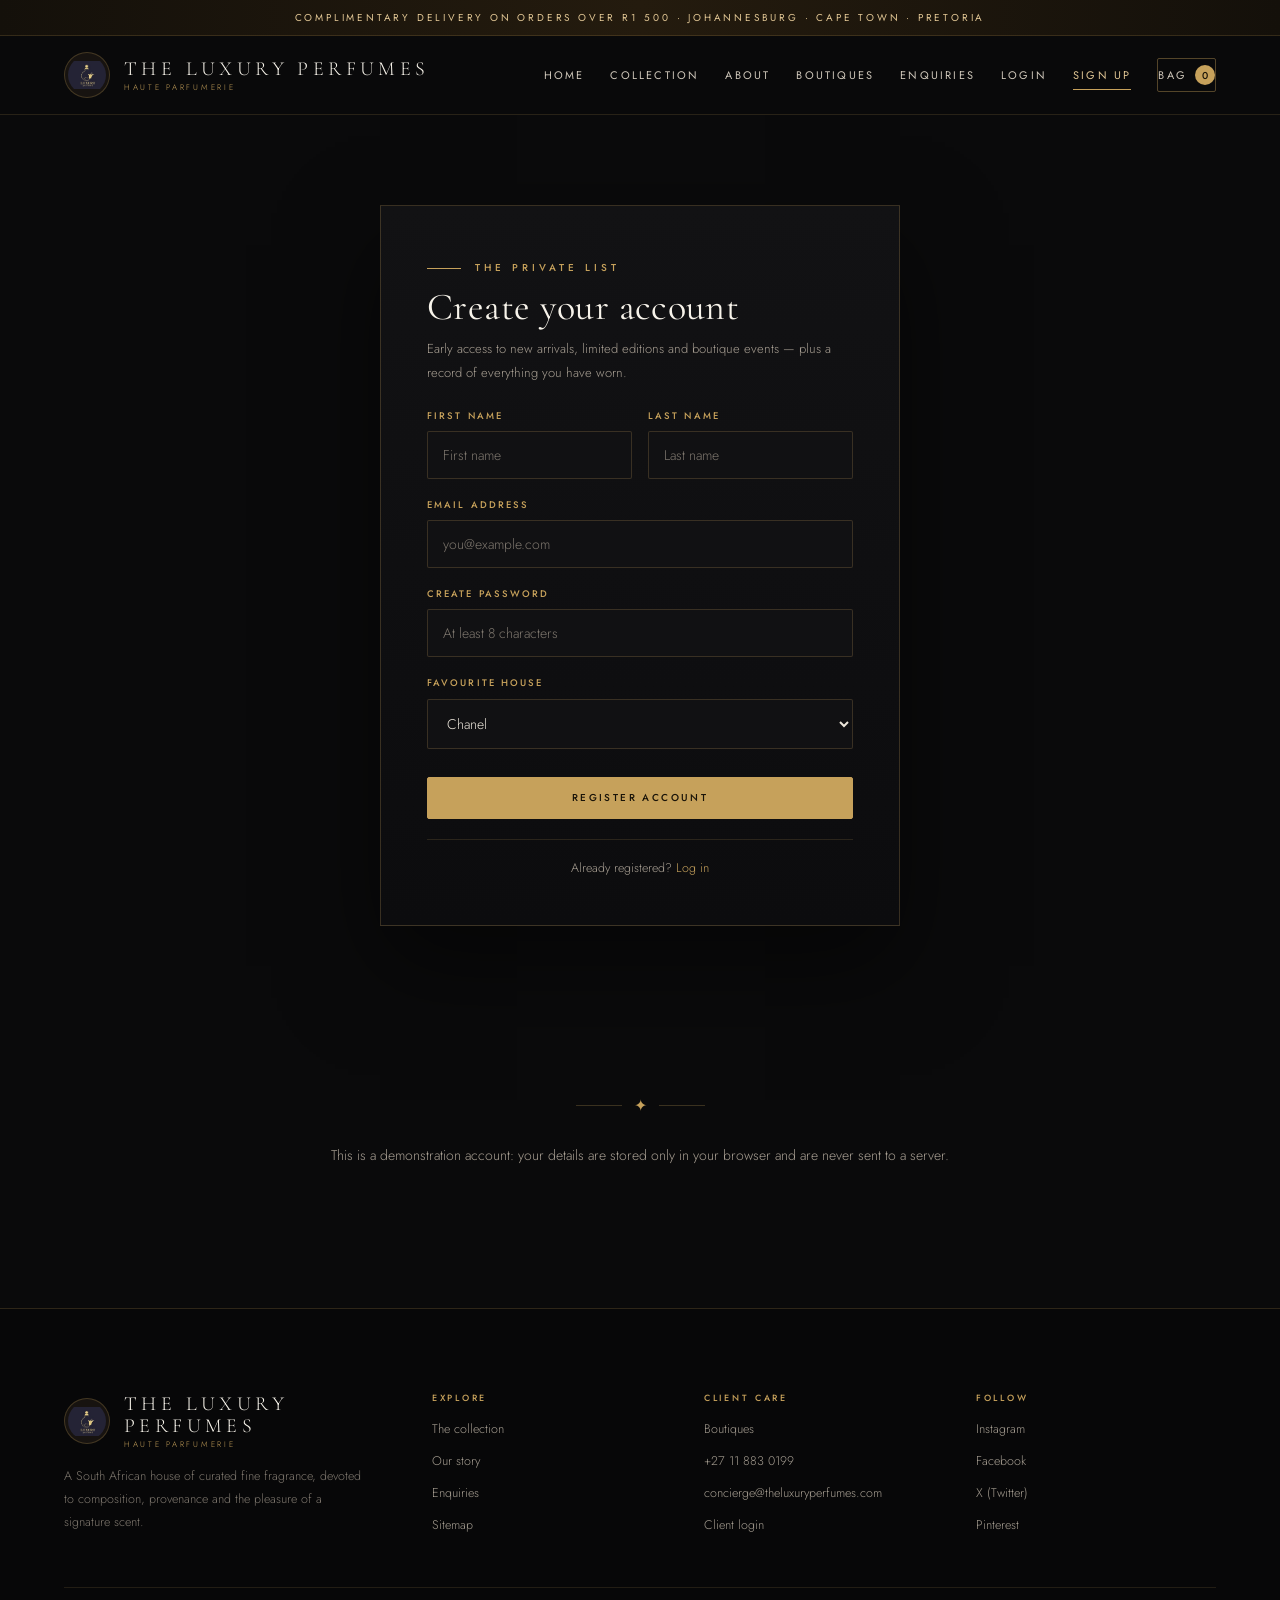
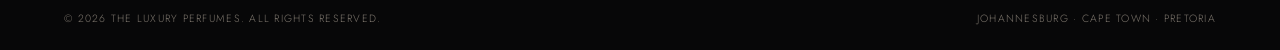
<file: signup.html>
<!DOCTYPE html>
<html lang="en">
<head>
    <meta charset="UTF-8">
    <meta name="viewport" content="width=device-width, initial-scale=1.0">
    <title>Create an Account | The Luxury Perfumes</title>
    <meta name="description" content="Join The Luxury Perfumes private list for early access to new arrivals and boutique events.">
    <meta name="theme-color" content="#0a0a0b">

    <link rel="icon" type="image/jpeg" href="images/logo.jpg">
    <link rel="preconnect" href="https://fonts.googleapis.com">
    <link rel="preconnect" href="https://fonts.gstatic.com" crossorigin>
    <link href="https://fonts.googleapis.com/css2?family=Cormorant+Garamond:ital,wght@0,300;0,400;0,500;1,400&family=Jost:wght@200;300;400;500&display=swap" rel="stylesheet">
    <link rel="stylesheet" href="CSS/style.css">
</head>
<body>

    <a class="skip-link" href="#main">Skip to content</a>

    <div class="announce">
        Complimentary delivery on orders over R1&nbsp;500 · Johannesburg · Cape Town · Pretoria
    </div>

    <header class="site-header" id="site-header">
        <div class="container header-inner">
            <a class="brand" href="index.html" aria-label="The Luxury Perfumes — home">
                <img class="brand-mark" src="images/logo.jpg" alt="">
                <span class="brand-text">
                    <span class="brand-name">The Luxury Perfumes</span>
                    <span class="brand-tag">Haute Parfumerie</span>
                </span>
            </a>

            <button class="nav-toggle" type="button" aria-label="Open navigation"
                    aria-expanded="false" aria-controls="primary-nav">
                <span></span>
            </button>

            <nav class="nav" id="primary-nav" aria-label="Primary">
                <a href="index.html">Home</a>
                <a href="products.html">Collection</a>
                <a href="about.html">About</a>
                <a href="contacts.html">Boutiques</a>
                <a href="enquiries.html">Enquiries</a>
                <a href="login.html">Login</a>
                <a href="signup.html" aria-current="page">Sign Up</a>
                <a class="cart-trigger" href="products.html#lp-cart" data-cart-open>
                    Bag <span id="lp-cart-count" aria-live="polite">0</span>
                </a>
            </nav>
        </div>
    </header>

    <main id="main">
        <div class="container auth-wrap">
            <div class="auth-card reveal">
                <span class="eyebrow">The private list</span>
                <h1>Create your account</h1>
                <p class="panel-intro">
                    Early access to new arrivals, limited editions and boutique
                    events — plus a record of everything you have worn.
                </p>

                <form id="signupForm" novalidate>
                    <div class="field-split">
                        <div class="field">
                            <label for="firstname">First name</label>
                            <input type="text" id="firstname" name="firstname"
                                   placeholder="First name" autocomplete="given-name" required>
                        </div>

                        <div class="field">
                            <label for="lastname">Last name</label>
                            <input type="text" id="lastname" name="lastname"
                                   placeholder="Last name" autocomplete="family-name" required>
                        </div>
                    </div>

                    <div class="field">
                        <label for="email">Email address</label>
                        <input type="email" id="email" name="email"
                               placeholder="you@example.com" autocomplete="email" required>
                    </div>

                    <div class="field">
                        <label for="password">Create password</label>
                        <input type="password" id="password" name="password"
                               placeholder="At least 8 characters" minlength="8"
                               autocomplete="new-password" required>
                    </div>

                    <div class="field">
                        <label for="favorite_brand">Favourite house</label>
                        <select id="favorite_brand" name="favorite_brand" required>
                            <option value="chanel">Chanel</option>
                            <option value="dior">Dior</option>
                            <option value="valentino">Valentino</option>
                            <option value="versace">Versace</option>
                            <option value="dg">Dolce &amp; Gabbana</option>
                        </select>
                    </div>

                    <button type="submit" class="btn btn-block">Register account</button>
                </form>

                <p class="auth-foot">
                    Already registered? <a href="login.html">Log in</a>
                </p>
            </div>
        </div>

        <section class="section-tight">
            <div class="container">
                <div class="section-head reveal">
                    <div class="rule-mark">✦</div>
                    <p class="section-sub">
                        This is a demonstration account: your details are stored only in
                        your browser and are never sent to a server.
                    </p>
                </div>
            </div>
        </section>
    </main>

    <footer class="site-footer">
        <div class="container">
            <div class="footer-grid">
                <div class="footer-brand">
                    <a class="brand" href="index.html">
                        <img class="brand-mark" src="images/logo.jpg" alt="">
                        <span class="brand-text">
                            <span class="brand-name">The Luxury Perfumes</span>
                            <span class="brand-tag">Haute Parfumerie</span>
                        </span>
                    </a>
                    <p>
                        A South African house of curated fine fragrance, devoted to
                        composition, provenance and the pleasure of a signature scent.
                    </p>
                </div>

                <div class="footer-col">
                    <h4>Explore</h4>
                    <ul>
                        <li><a href="products.html">The collection</a></li>
                        <li><a href="about.html">Our story</a></li>
                        <li><a href="enquiries.html">Enquiries</a></li>
                        <li><a href="sitemap.html">Sitemap</a></li>
                    </ul>
                </div>

                <div class="footer-col">
                    <h4>Client care</h4>
                    <ul>
                        <li><a href="contacts.html">Boutiques</a></li>
                        <li><a href="tel:+27118830199">+27 11 883 0199</a></li>
                        <li><a href="mailto:concierge@theluxuryperfumes.com">concierge@theluxuryperfumes.com</a></li>
                        <li><a href="login.html">Client login</a></li>
                    </ul>
                </div>

                <div class="footer-col">
                    <h4>Follow</h4>
                    <ul>
                        <li><a href="https://instagram.com" target="_blank" rel="noopener noreferrer">Instagram</a></li>
                        <li><a href="https://facebook.com" target="_blank" rel="noopener noreferrer">Facebook</a></li>
                        <li><a href="https://x.com" target="_blank" rel="noopener noreferrer">X (Twitter)</a></li>
                        <li><a href="https://pinterest.com" target="_blank" rel="noopener noreferrer">Pinterest</a></li>
                    </ul>
                </div>
            </div>

            <div class="footer-bottom">
                <span>&copy; <span data-year>2026</span> The Luxury Perfumes. All rights reserved.</span>
                <span>Johannesburg · Cape Town · Pretoria</span>
            </div>
        </div>
    </footer>

    <script src="js_assets/forms.js"></script>
    <script src="js_assets/main.js"></script>
</body>
</html>
</file>
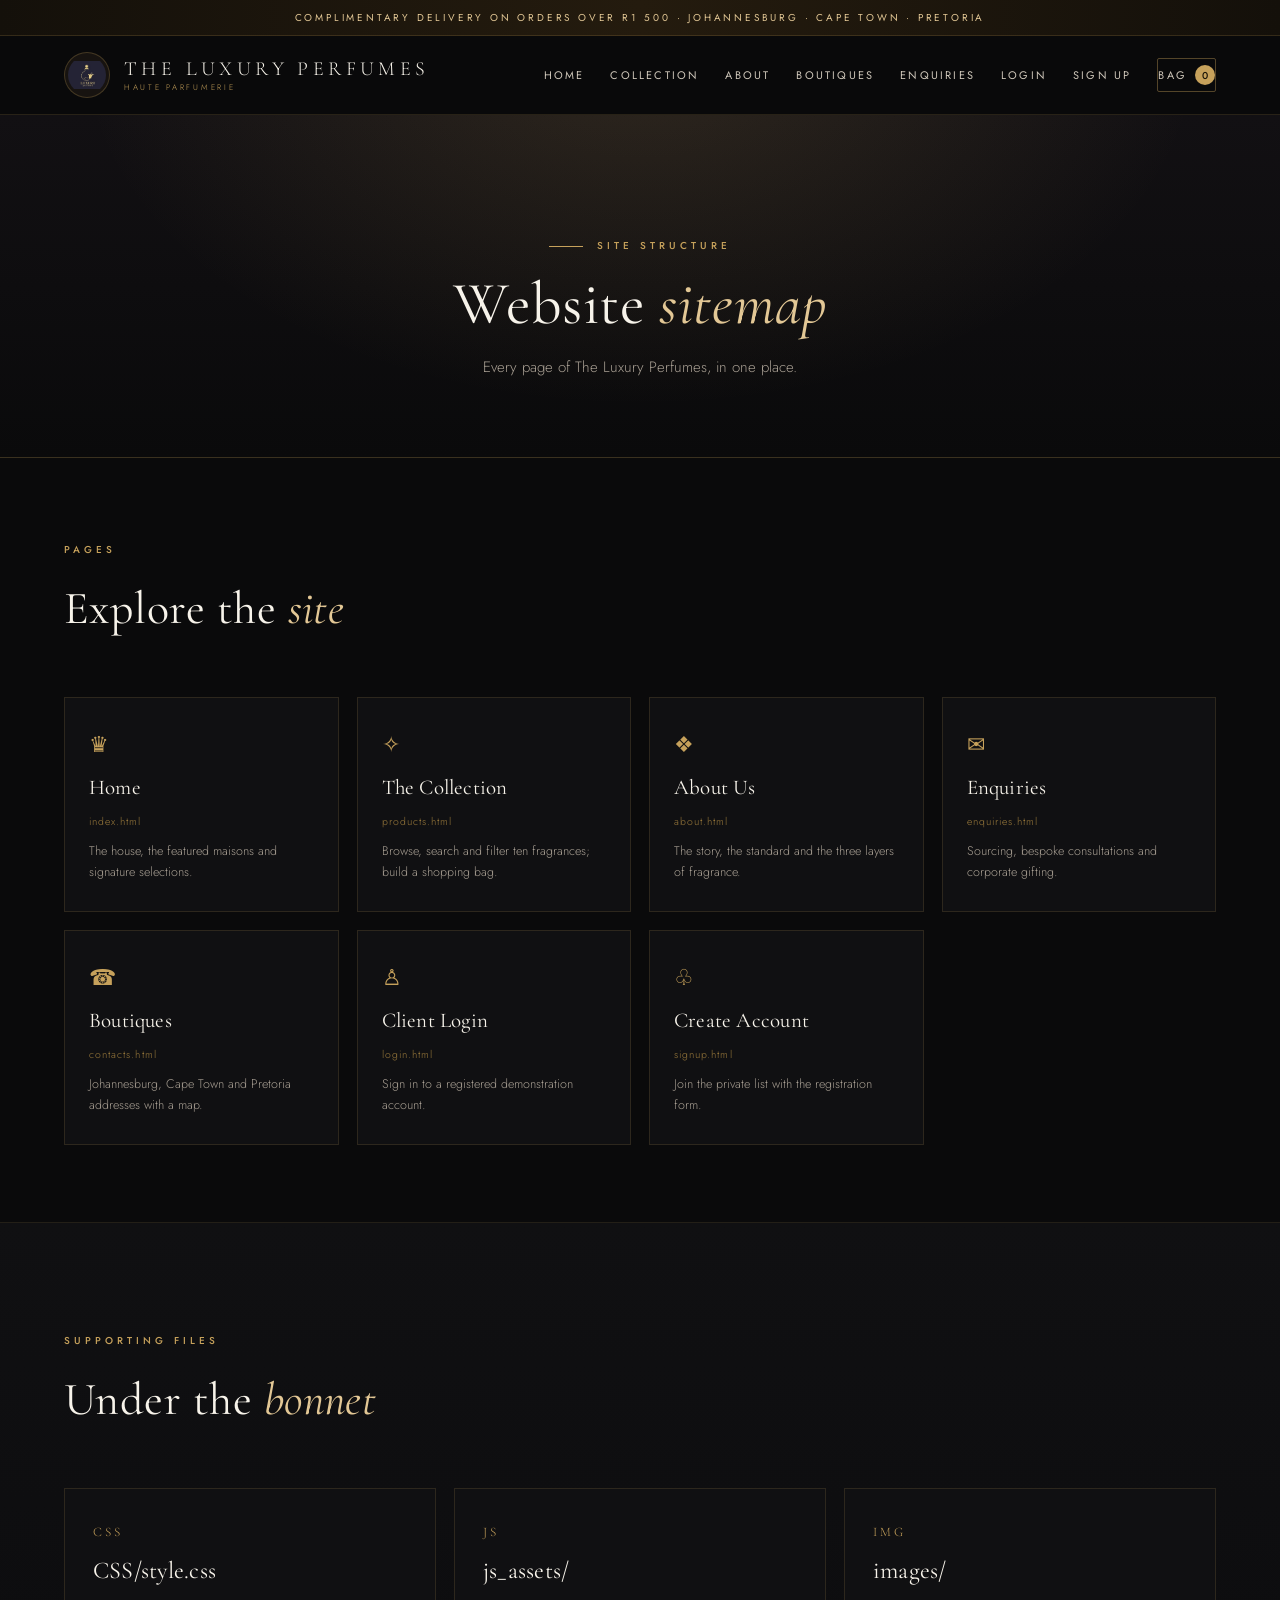
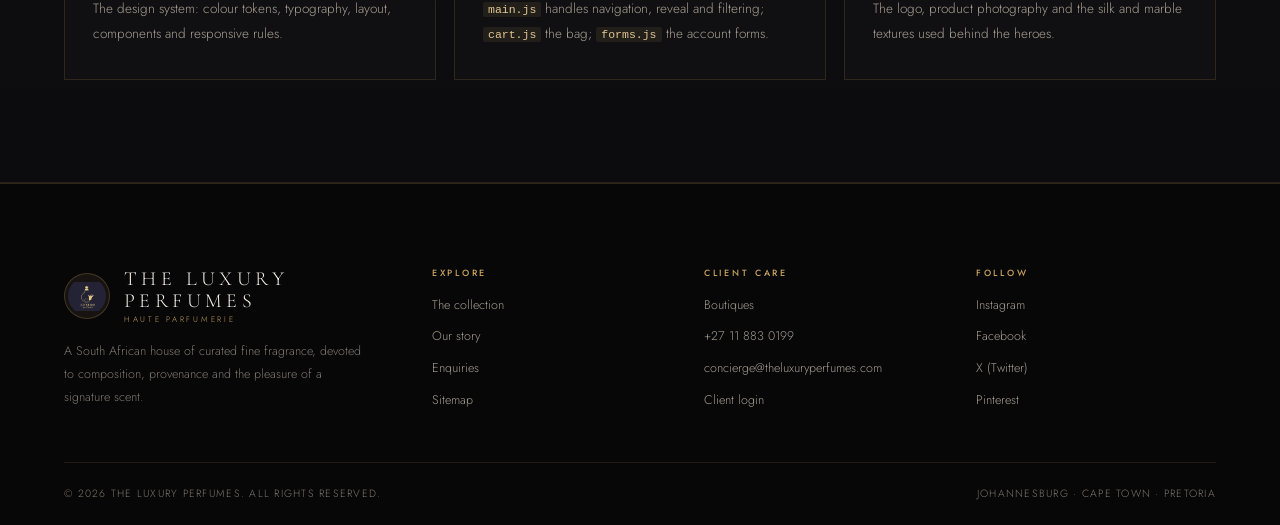
<file: sitemap.html>
<!DOCTYPE html>
<html lang="en">
<head>
    <meta charset="UTF-8">
    <meta name="viewport" content="width=device-width, initial-scale=1.0">
    <title>Sitemap | The Luxury Perfumes</title>
    <meta name="description" content="Every page of The Luxury Perfumes website in one place.">
    <meta name="theme-color" content="#0a0a0b">

    <link rel="icon" type="image/jpeg" href="images/logo.jpg">
    <link rel="preconnect" href="https://fonts.googleapis.com">
    <link rel="preconnect" href="https://fonts.gstatic.com" crossorigin>
    <link href="https://fonts.googleapis.com/css2?family=Cormorant+Garamond:ital,wght@0,300;0,400;0,500;1,400&family=Jost:wght@200;300;400;500&display=swap" rel="stylesheet">
    <link rel="stylesheet" href="CSS/style.css">
</head>
<body>

    <a class="skip-link" href="#main">Skip to content</a>

    <div class="announce">
        Complimentary delivery on orders over R1&nbsp;500 · Johannesburg · Cape Town · Pretoria
    </div>

    <header class="site-header" id="site-header">
        <div class="container header-inner">
            <a class="brand" href="index.html" aria-label="The Luxury Perfumes — home">
                <img class="brand-mark" src="images/logo.jpg" alt="">
                <span class="brand-text">
                    <span class="brand-name">The Luxury Perfumes</span>
                    <span class="brand-tag">Haute Parfumerie</span>
                </span>
            </a>

            <button class="nav-toggle" type="button" aria-label="Open navigation"
                    aria-expanded="false" aria-controls="primary-nav">
                <span></span>
            </button>

            <nav class="nav" id="primary-nav" aria-label="Primary">
                <a href="index.html">Home</a>
                <a href="products.html">Collection</a>
                <a href="about.html">About</a>
                <a href="contacts.html">Boutiques</a>
                <a href="enquiries.html">Enquiries</a>
                <a href="login.html">Login</a>
                <a href="signup.html">Sign Up</a>
                <a class="cart-trigger" href="products.html#lp-cart" data-cart-open>
                    Bag <span id="lp-cart-count" aria-live="polite">0</span>
                </a>
            </nav>
        </div>
    </header>

    <main id="main">

        <section class="page-hero">
            <div class="container">
                <span class="eyebrow">Site structure</span>
                <h1>Website <em>sitemap</em></h1>
                <p>Every page of The Luxury Perfumes, in one place.</p>
            </div>
        </section>

        <section class="section-tight">
            <div class="container">
                <div class="section-head left reveal">
                    <span class="kicker">Pages</span>
                    <h2 class="section-title">Explore the <em>site</em></h2>
                </div>

                <div class="tile-grid">
                    <a class="tile reveal" href="index.html">
                        <span class="tile-symbol" aria-hidden="true">♛</span>
                        <h3>Home</h3>
                        <span class="filename">index.html</span>
                        <p>The house, the featured maisons and signature selections.</p>
                    </a>

                    <a class="tile reveal" href="products.html">
                        <span class="tile-symbol" aria-hidden="true">✧</span>
                        <h3>The Collection</h3>
                        <span class="filename">products.html</span>
                        <p>Browse, search and filter ten fragrances; build a shopping bag.</p>
                    </a>

                    <a class="tile reveal" href="about.html">
                        <span class="tile-symbol" aria-hidden="true">❖</span>
                        <h3>About Us</h3>
                        <span class="filename">about.html</span>
                        <p>The story, the standard and the three layers of fragrance.</p>
                    </a>

                    <a class="tile reveal" href="enquiries.html">
                        <span class="tile-symbol" aria-hidden="true">✉</span>
                        <h3>Enquiries</h3>
                        <span class="filename">enquiries.html</span>
                        <p>Sourcing, bespoke consultations and corporate gifting.</p>
                    </a>

                    <a class="tile reveal" href="contacts.html">
                        <span class="tile-symbol" aria-hidden="true">☎</span>
                        <h3>Boutiques</h3>
                        <span class="filename">contacts.html</span>
                        <p>Johannesburg, Cape Town and Pretoria addresses with a map.</p>
                    </a>

                    <a class="tile reveal" href="login.html">
                        <span class="tile-symbol" aria-hidden="true">♙</span>
                        <h3>Client Login</h3>
                        <span class="filename">login.html</span>
                        <p>Sign in to a registered demonstration account.</p>
                    </a>

                    <a class="tile reveal" href="signup.html">
                        <span class="tile-symbol" aria-hidden="true">♧</span>
                        <h3>Create Account</h3>
                        <span class="filename">signup.html</span>
                        <p>Join the private list with the registration form.</p>
                    </a>
                </div>
            </div>
        </section>

        <section class="section section-alt">
            <div class="container">
                <div class="section-head left reveal">
                    <span class="kicker">Supporting files</span>
                    <h2 class="section-title">Under the <em>bonnet</em></h2>
                </div>

                <div class="note-grid">
                    <article class="note-card reveal">
                        <span class="num">CSS</span>
                        <h3>CSS/style.css</h3>
                        <p>The design system: colour tokens, typography, layout, components and responsive rules.</p>
                    </article>

                    <article class="note-card reveal">
                        <span class="num">JS</span>
                        <h3>js_assets/</h3>
                        <p><code>main.js</code> handles navigation, reveal and filtering; <code>cart.js</code> the bag; <code>forms.js</code> the account forms.</p>
                    </article>

                    <article class="note-card reveal">
                        <span class="num">IMG</span>
                        <h3>images/</h3>
                        <p>The logo, product photography and the silk and marble textures used behind the heroes.</p>
                    </article>
                </div>
            </div>
        </section>

    </main>

    <footer class="site-footer">
        <div class="container">
            <div class="footer-grid">
                <div class="footer-brand">
                    <a class="brand" href="index.html">
                        <img class="brand-mark" src="images/logo.jpg" alt="">
                        <span class="brand-text">
                            <span class="brand-name">The Luxury Perfumes</span>
                            <span class="brand-tag">Haute Parfumerie</span>
                        </span>
                    </a>
                    <p>
                        A South African house of curated fine fragrance, devoted to
                        composition, provenance and the pleasure of a signature scent.
                    </p>
                </div>

                <div class="footer-col">
                    <h4>Explore</h4>
                    <ul>
                        <li><a href="products.html">The collection</a></li>
                        <li><a href="about.html">Our story</a></li>
                        <li><a href="enquiries.html">Enquiries</a></li>
                        <li><a href="sitemap.html">Sitemap</a></li>
                    </ul>
                </div>

                <div class="footer-col">
                    <h4>Client care</h4>
                    <ul>
                        <li><a href="contacts.html">Boutiques</a></li>
                        <li><a href="tel:+27118830199">+27 11 883 0199</a></li>
                        <li><a href="mailto:concierge@theluxuryperfumes.com">concierge@theluxuryperfumes.com</a></li>
                        <li><a href="login.html">Client login</a></li>
                    </ul>
                </div>

                <div class="footer-col">
                    <h4>Follow</h4>
                    <ul>
                        <li><a href="https://instagram.com" target="_blank" rel="noopener noreferrer">Instagram</a></li>
                        <li><a href="https://facebook.com" target="_blank" rel="noopener noreferrer">Facebook</a></li>
                        <li><a href="https://x.com" target="_blank" rel="noopener noreferrer">X (Twitter)</a></li>
                        <li><a href="https://pinterest.com" target="_blank" rel="noopener noreferrer">Pinterest</a></li>
                    </ul>
                </div>
            </div>

            <div class="footer-bottom">
                <span>&copy; <span data-year>2026</span> The Luxury Perfumes. All rights reserved.</span>
                <span>Johannesburg · Cape Town · Pretoria</span>
            </div>
        </div>
    </footer>

    <script src="js_assets/main.js"></script>
</body>
</html>
</file>
<file: CSS/style.css>
/* =========================================================
   THE LUXURY PERFUMES — DESIGN SYSTEM
   A single, consistent visual language for every page.
   1. Tokens          5. Hero           9.  Catalogue
   2. Reset/Base      6. Sections      10.  Cart drawer
   3. Header/Nav      7. Cards         11.  Forms
   4. Buttons         8. Split/Feature 12.  Footer / Responsive
   ========================================================= */

/* =========================
   1. DESIGN TOKENS
   ========================= */

:root {
    /* Surfaces */
    --ink: #0a0a0b;
    --ink-2: #101012;
    --panel: #16161a;
    --panel-2: #1c1c21;
    --ivory: #f7f3ea;
    --paper: #fcfaf5;

    /* Metal */
    --gold: #c6a15b;
    --gold-soft: #e2c795;
    --gold-deep: #9c7b3c;
    --gold-line: rgba(198, 161, 91, 0.26);
    --gold-glow: rgba(198, 161, 91, 0.14);

    /* Type colours */
    --text: #ece6db;
    --muted: #a79e92;
    --faint: #7d766d;
    --ink-text: #201c17;
    --ink-muted: #5f574d;

    /* Fonts */
    --serif: "Cormorant Garamond", "Playfair Display", Georgia,
             "Times New Roman", serif;
    --sans: "Jost", "Helvetica Neue", Helvetica, Arial, sans-serif;

    /* Rhythm */
    --space-1: 8px;
    --space-2: 16px;
    --space-3: 24px;
    --space-4: 40px;
    --space-5: 64px;
    --space-6: 96px;
    --radius: 2px;
    --header-h: 78px;
    --ease: cubic-bezier(0.22, 0.61, 0.36, 1);
}

/* =========================
   2. RESET & BASE
   ========================= */

*,
*::before,
*::after {
    box-sizing: border-box;
}

html {
    scroll-behavior: smooth;
    -webkit-text-size-adjust: 100%;
    scroll-padding-top: calc(var(--header-h) + 24px);
}

body {
    margin: 0;
    background: var(--ink);
    color: var(--text);
    font-family: var(--sans);
    font-size: 16px;
    font-weight: 300;
    line-height: 1.7;
    -webkit-font-smoothing: antialiased;
    overflow-x: hidden;
}

body.no-scroll {
    overflow: hidden;
}

h1, h2, h3, h4 {
    margin: 0;
    font-family: var(--serif);
    font-weight: 400;
    line-height: 1.15;
    letter-spacing: 0.01em;
    color: var(--ivory);
}

p {
    margin: 0 0 1em;
}

p:last-child {
    margin-bottom: 0;
}

a {
    color: var(--gold);
    text-decoration: none;
    transition: color 0.2s var(--ease);
}

a:hover {
    color: var(--gold-soft);
}

img {
    display: block;
    max-width: 100%;
    height: auto;
}

ul {
    margin: 0;
    padding: 0;
    list-style: none;
}

hr {
    height: 1px;
    border: 0;
    background: var(--gold-line);
    margin: var(--space-4) 0;
}

::selection {
    background: var(--gold);
    color: var(--ink);
}

:focus-visible {
    outline: 2px solid var(--gold-soft);
    outline-offset: 3px;
}

.container {
    width: min(1220px, 90%);
    margin-inline: auto;
}

.visually-hidden {
    position: absolute !important;
    width: 1px;
    height: 1px;
    padding: 0;
    margin: -1px;
    overflow: hidden;
    clip: rect(0 0 0 0);
    white-space: nowrap;
    border: 0;
}

.skip-link {
    position: absolute;
    top: -60px;
    left: 16px;
    z-index: 200;
    padding: 10px 18px;
    background: var(--gold);
    color: var(--ink);
    font-size: 12px;
    letter-spacing: 1px;
    text-transform: uppercase;
}

.skip-link:focus {
    top: 12px;
}

/* =========================
   3. ANNOUNCEMENT + HEADER
   ========================= */

.announce {
    padding: 9px 16px;
    background: linear-gradient(90deg, #14100a, #241b0e 50%, #14100a);
    border-bottom: 1px solid rgba(198, 161, 91, 0.18);
    color: var(--gold-soft);
    font-size: 10px;
    font-weight: 400;
    letter-spacing: 0.28em;
    text-align: center;
    text-transform: uppercase;
}

.site-header {
    position: sticky;
    top: 0;
    z-index: 90;
    background: rgba(10, 10, 11, 0.86);
    backdrop-filter: blur(14px) saturate(120%);
    border-bottom: 1px solid rgba(198, 161, 91, 0.16);
    transition: background 0.3s var(--ease), box-shadow 0.3s var(--ease);
}

.site-header.is-scrolled {
    background: rgba(8, 8, 9, 0.97);
    box-shadow: 0 18px 40px rgba(0, 0, 0, 0.5);
}

.header-inner {
    display: flex;
    align-items: center;
    justify-content: space-between;
    gap: var(--space-3);
    min-height: var(--header-h);
}

.brand {
    display: flex;
    align-items: center;
    gap: 14px;
    color: var(--ivory);
    min-width: 0;
}

.brand:hover {
    color: var(--ivory);
}

.brand-mark {
    width: 46px;
    height: 46px;
    flex: 0 0 auto;
    border-radius: 50%;
    object-fit: contain;
    background: #171310;
    border: 1px solid var(--gold-line);
    padding: 3px;
}

.brand-text {
    display: flex;
    flex-direction: column;
    line-height: 1.1;
}

.brand-name {
    font-family: var(--serif);
    font-size: 20px;
    letter-spacing: 0.22em;
    text-transform: uppercase;
    color: var(--ivory);
}

.brand-tag {
    margin-top: 3px;
    font-size: 8px;
    letter-spacing: 0.34em;
    text-transform: uppercase;
    color: var(--gold);
}

.nav {
    display: flex;
    align-items: center;
    gap: 26px;
}

.nav a {
    position: relative;
    padding: 6px 0;
    color: #cfc7ba;
    font-size: 11px;
    font-weight: 400;
    letter-spacing: 0.2em;
    text-transform: uppercase;
    white-space: nowrap;
}

.nav a::after {
    content: "";
    position: absolute;
    left: 0;
    right: 0;
    bottom: 0;
    height: 1px;
    background: var(--gold);
    transform: scaleX(0);
    transform-origin: left;
    transition: transform 0.3s var(--ease);
}

.nav a:hover,
.nav a:focus-visible,
.nav a[aria-current="page"] {
    color: var(--gold-soft);
}

.nav a:hover::after,
.nav a[aria-current="page"]::after {
    transform: scaleX(1);
}

.nav a[aria-current="page"] {
    color: var(--gold-soft);
}

.nav-toggle {
    display: none;
    width: 44px;
    height: 44px;
    padding: 0;
    border: 1px solid var(--gold-line);
    background: transparent;
    cursor: pointer;
}

.nav-toggle span,
.nav-toggle span::before,
.nav-toggle span::after {
    display: block;
    width: 18px;
    height: 1px;
    margin: 0 auto;
    background: var(--gold-soft);
    transition: transform 0.25s var(--ease), opacity 0.2s;
}

.nav-toggle span::before,
.nav-toggle span::after {
    content: "";
    position: relative;
}

.nav-toggle span::before {
    top: -6px;
}

.nav-toggle span::after {
    top: 5px;
}

/* =========================
   4. BUTTONS & LINKS
   ========================= */

.btn {
    display: inline-flex;
    align-items: center;
    justify-content: center;
    gap: 10px;
    padding: 15px 32px;
    border: 1px solid var(--gold);
    border-radius: var(--radius);
    background: var(--gold);
    color: #191308;
    font-family: var(--sans);
    font-size: 10px;
    font-weight: 500;
    letter-spacing: 0.24em;
    line-height: 1;
    text-transform: uppercase;
    cursor: pointer;
    transition: background 0.25s var(--ease), color 0.25s var(--ease),
                border-color 0.25s var(--ease), transform 0.25s var(--ease);
}

.btn:hover {
    background: var(--gold-soft);
    border-color: var(--gold-soft);
    color: #191308;
    transform: translateY(-1px);
}

.btn-ghost {
    background: transparent;
    color: var(--gold-soft);
    border-color: rgba(198, 161, 91, 0.5);
}

.btn-ghost:hover {
    background: rgba(198, 161, 91, 0.1);
    color: var(--gold-soft);
    border-color: var(--gold);
}

.btn-block {
    width: 100%;
}

.btn:disabled {
    opacity: 0.4;
    cursor: not-allowed;
    transform: none;
}

.link-underline {
    display: inline-block;
    padding-bottom: 3px;
    border-bottom: 1px solid var(--gold-line);
    color: var(--gold-soft);
    font-size: 11px;
    letter-spacing: 0.2em;
    text-transform: uppercase;
}

.link-underline:hover {
    border-color: var(--gold);
    color: var(--gold-soft);
}

/* =========================
   5. HEROES
   ========================= */

.hero {
    position: relative;
    display: flex;
    align-items: center;
    min-height: min(88vh, 780px);
    padding: clamp(70px, 11vw, 140px) 0;
    overflow: hidden;
    isolation: isolate;
    border-bottom: 1px solid var(--gold-line);
}

.hero::before {
    content: "";
    position: absolute;
    inset: 0;
    z-index: -2;
    background:
        linear-gradient(100deg, rgba(8, 8, 9, 0.97) 8%,
            rgba(8, 8, 9, 0.78) 46%, rgba(8, 8, 9, 0.42) 100%),
        url("../images/texture-silk.jpg") center / cover no-repeat;
}

.hero::after {
    content: "";
    position: absolute;
    inset: auto 0 0;
    height: 45%;
    z-index: -1;
    background: linear-gradient(to top, var(--ink), transparent);
}

.hero-inner {
    width: min(1220px, 90%);
    margin-inline: auto;
}

.hero-copy {
    max-width: 660px;
}

.eyebrow,
.kicker {
    display: inline-block;
    margin-bottom: var(--space-3);
    color: var(--gold);
    font-family: var(--sans);
    font-size: 10px;
    font-weight: 500;
    letter-spacing: 0.4em;
    text-transform: uppercase;
}

.eyebrow::before {
    content: "";
    display: inline-block;
    width: 34px;
    height: 1px;
    margin-right: 14px;
    background: var(--gold);
    vertical-align: middle;
}

.hero h1 {
    margin-bottom: var(--space-3);
    font-size: clamp(44px, 6.6vw, 86px);
    line-height: 1.02;
    letter-spacing: -0.01em;
}

.hero h1 em {
    display: block;
    font-style: italic;
    color: var(--gold-soft);
}

.hero-sub {
    max-width: 520px;
    margin-bottom: var(--space-4);
    color: #c9c1b4;
    font-size: clamp(14px, 1.35vw, 16px);
    font-weight: 300;
    line-height: 1.85;
}

.hero-actions {
    display: flex;
    flex-wrap: wrap;
    gap: 14px;
}

.hero-meta {
    display: flex;
    flex-wrap: wrap;
    gap: 12px 34px;
    margin-top: var(--space-5);
    padding-top: var(--space-3);
    border-top: 1px solid rgba(198, 161, 91, 0.18);
}

.hero-meta li {
    color: var(--muted);
    font-size: 10px;
    letter-spacing: 0.22em;
    text-transform: uppercase;
}

.hero-meta li::before {
    content: "✦";
    margin-right: 9px;
    color: var(--gold);
    font-size: 9px;
}

/* Compact hero for inner pages */
.page-hero {
    position: relative;
    padding: clamp(64px, 9vw, 116px) 0 clamp(48px, 6vw, 76px);
    text-align: center;
    border-bottom: 1px solid var(--gold-line);
    overflow: hidden;
    isolation: isolate;
}

.page-hero::before {
    content: "";
    position: absolute;
    inset: 0;
    z-index: -2;
    background:
        radial-gradient(ellipse at 50% -20%, rgba(198, 161, 91, 0.16), transparent 62%),
        linear-gradient(180deg, #121013, var(--ink));
}

.page-hero h1 {
    margin-bottom: var(--space-2);
    font-size: clamp(34px, 5vw, 60px);
}

.page-hero h1 em {
    font-style: italic;
    color: var(--gold-soft);
}

.page-hero p {
    max-width: 620px;
    margin-inline: auto;
    color: var(--muted);
    font-size: 15px;
}

.page-hero .eyebrow {
    margin-bottom: var(--space-2);
}

/* =========================
   6. SECTIONS
   ========================= */

.section {
    padding: clamp(64px, 8vw, 118px) 0;
}

.section-tight {
    padding: clamp(48px, 6vw, 80px) 0;
}

.section-alt {
    background: linear-gradient(180deg, var(--ink-2), #0c0c0e);
    border-block: 1px solid rgba(198, 161, 91, 0.12);
}

.section-head {
    max-width: 700px;
    margin: 0 auto clamp(38px, 5vw, 62px);
    text-align: center;
}

.section-head.left {
    margin-inline: 0;
    text-align: left;
}

.section-title {
    margin-bottom: 14px;
    font-size: clamp(28px, 3.9vw, 46px);
}

.section-title em {
    font-style: italic;
    color: var(--gold-soft);
}

.section-sub {
    color: var(--muted);
    font-size: 14px;
    line-height: 1.85;
}

.rule-mark {
    display: flex;
    align-items: center;
    justify-content: center;
    gap: 12px;
    margin-bottom: var(--space-3);
    color: var(--gold);
}

.rule-mark::before,
.rule-mark::after {
    content: "";
    width: 46px;
    height: 1px;
    background: var(--gold-line);
}

/* House name strip */
.house-strip {
    padding: 26px 0;
    border-bottom: 1px solid rgba(198, 161, 91, 0.12);
    background: #0c0c0e;
}

.house-strip ul {
    display: flex;
    flex-wrap: wrap;
    align-items: center;
    justify-content: center;
    gap: 16px 46px;
}

.house-strip li {
    color: #8d857a;
    font-family: var(--serif);
    font-size: clamp(13px, 1.6vw, 17px);
    letter-spacing: 0.3em;
    text-transform: uppercase;
    transition: color 0.3s var(--ease);
}

.house-strip li:hover {
    color: var(--gold-soft);
}

/* =========================
   7. CARDS & GRIDS
   ========================= */

.house-grid {
    display: grid;
    grid-template-columns: repeat(auto-fit, minmax(200px, 1fr));
    gap: 20px;
}

.house-card {
    position: relative;
    display: flex;
    flex-direction: column;
    padding: 22px 22px 26px;
    border: 1px solid rgba(198, 161, 91, 0.14);
    background: linear-gradient(180deg, #141416, #0e0e10);
    color: var(--text);
    transition: border-color 0.3s var(--ease), transform 0.3s var(--ease),
                background 0.3s var(--ease);
    overflow: hidden;
}

.house-card:hover {
    transform: translateY(-6px);
    border-color: rgba(198, 161, 91, 0.55);
    color: var(--text);
}

.house-card .house-media {
    position: relative;
    display: grid;
    place-items: center;
    height: 190px;
    margin-bottom: 20px;
    background: radial-gradient(ellipse at 50% 40%, #f4efe6, #e6dccc 70%, #ddd1be);
    overflow: hidden;
}

.house-card .house-media img {
    width: 100%;
    height: 100%;
    object-fit: cover;
    mix-blend-mode: multiply;
    opacity: 0.94;
    transition: transform 0.6s var(--ease), opacity 0.4s;
}

.house-card:hover .house-media img {
    transform: scale(1.07);
    opacity: 1;
}

.house-card h3 {
    margin-bottom: 6px;
    font-size: 20px;
    letter-spacing: 0.14em;
    text-transform: uppercase;
}

.house-card p {
    margin-bottom: 14px;
    color: var(--muted);
    font-size: 12px;
    line-height: 1.7;
}

.house-card .card-link {
    margin-top: auto;
    color: var(--gold);
    font-size: 9px;
    letter-spacing: 0.24em;
    text-transform: uppercase;
}

/* Feature split */
.feature {
    display: grid;
    grid-template-columns: 1.05fr 0.95fr;
    align-items: center;
    gap: clamp(30px, 5vw, 70px);
}

.feature-media {
    position: relative;
    border: 1px solid var(--gold-line);
    background: linear-gradient(160deg, #0f0f11, #191118);
    overflow: hidden;
}

.feature-media img {
    width: 100%;
    aspect-ratio: 4 / 5;
    object-fit: cover;
}

.feature-media::after {
    content: "";
    position: absolute;
    inset: 14px;
    border: 1px solid rgba(198, 161, 91, 0.22);
    pointer-events: none;
}

.feature-body .section-title {
    margin-bottom: var(--space-2);
}

.feature-body p {
    color: var(--muted);
    font-size: 14.5px;
    line-height: 1.9;
}

.feature-list {
    display: grid;
    gap: 16px;
    margin: var(--space-3) 0 var(--space-4);
}

.feature-list li {
    position: relative;
    padding-left: 30px;
    color: #c9c1b4;
    font-size: 13px;
}

.feature-list li::before {
    content: "✦";
    position: absolute;
    left: 0;
    top: 1px;
    color: var(--gold);
    font-size: 11px;
}

.feature-list li strong {
    display: block;
    margin-bottom: 2px;
    color: var(--ivory);
    font-family: var(--serif);
    font-size: 17px;
    font-weight: 400;
    letter-spacing: 0.02em;
}

/* Services / numbered cards */
.service-grid {
    display: grid;
    grid-template-columns: repeat(auto-fit, minmax(240px, 1fr));
    gap: 18px;
}

.service-card {
    padding: 34px 28px;
    border: 1px solid rgba(198, 161, 91, 0.16);
    background: #101012;
    transition: border-color 0.3s var(--ease), background 0.3s var(--ease);
}

.service-card:hover {
    border-color: rgba(198, 161, 91, 0.5);
    background: #141114;
}

.service-num {
    display: block;
    margin-bottom: 16px;
    color: var(--gold);
    font-family: var(--serif);
    font-size: 15px;
    letter-spacing: 0.2em;
}

.service-card h3 {
    margin-bottom: 10px;
    font-size: 23px;
}

.service-card p {
    color: var(--muted);
    font-size: 13px;
    line-height: 1.8;
}

/* Quote panel */
.quote-panel {
    position: relative;
    padding: clamp(44px, 7vw, 90px) clamp(24px, 6vw, 80px);
    text-align: center;
    border-block: 1px solid var(--gold-line);
    isolation: isolate;
    overflow: hidden;
}

.quote-panel::before {
    content: "";
    position: absolute;
    inset: 0;
    z-index: -2;
    background:
        linear-gradient(rgba(6, 6, 7, 0.82), rgba(6, 6, 7, 0.92)),
        url("../images/texture-marble.jpg") center / cover no-repeat;
}

.quote-panel blockquote {
    max-width: 780px;
    margin: 0 auto var(--space-3);
    font-family: var(--serif);
    font-size: clamp(22px, 3.2vw, 38px);
    font-style: italic;
    line-height: 1.45;
    color: var(--ivory);
}

.quote-panel cite {
    color: var(--gold);
    font-family: var(--sans);
    font-size: 10px;
    font-style: normal;
    letter-spacing: 0.32em;
    text-transform: uppercase;
}

/* VIP band */
.vip-band {
    position: relative;
    padding: clamp(46px, 6vw, 78px) 0;
    background: linear-gradient(120deg, #16100c, #241a10 45%, #100d0b);
    border-block: 1px solid var(--gold-line);
}

.vip-inner {
    display: flex;
    align-items: center;
    justify-content: space-between;
    gap: var(--space-4);
    flex-wrap: wrap;
}

.vip-inner h2 {
    margin-bottom: 8px;
    font-size: clamp(24px, 3.2vw, 38px);
}

.vip-inner p {
    margin: 0;
    color: var(--muted);
    font-size: 13.5px;
}

/* =========================
   8. CATALOGUE
   ========================= */

.toolbar {
    display: flex;
    align-items: center;
    justify-content: space-between;
    flex-wrap: wrap;
    gap: 18px;
    padding: 18px 0;
    margin-bottom: var(--space-4);
    border-block: 1px solid rgba(198, 161, 91, 0.16);
}

.search-field {
    position: relative;
    flex: 1 1 260px;
    max-width: 380px;
}

.search-field input {
    width: 100%;
    padding: 13px 16px 13px 42px;
    border: 1px solid rgba(198, 161, 91, 0.24);
    border-radius: var(--radius);
    background: #131315;
    color: var(--text);
    font-family: var(--sans);
    font-size: 13px;
    font-weight: 300;
    transition: border-color 0.25s var(--ease);
}

.search-field input::placeholder {
    color: var(--faint);
    letter-spacing: 0.04em;
}

.search-field input:focus {
    outline: none;
    border-color: var(--gold);
}

.search-field::before {
    content: "⌕";
    position: absolute;
    top: 50%;
    left: 16px;
    transform: translateY(-52%);
    color: var(--gold);
    font-size: 17px;
    pointer-events: none;
}

.filters {
    display: flex;
    flex-wrap: wrap;
    align-items: center;
    gap: 8px;
}

.filter-btn {
    padding: 11px 18px;
    border: 1px solid rgba(198, 161, 91, 0.24);
    border-radius: var(--radius);
    background: transparent;
    color: #c9c1b4;
    font-family: var(--sans);
    font-size: 9.5px;
    font-weight: 500;
    letter-spacing: 0.18em;
    text-transform: uppercase;
    cursor: pointer;
    transition: all 0.22s var(--ease);
}

.filter-btn:hover {
    border-color: var(--gold);
    color: var(--gold-soft);
}

.filter-btn.is-active {
    background: var(--gold);
    border-color: var(--gold);
    color: #191308;
}

.sort-field {
    display: flex;
    align-items: center;
    gap: 10px;
    color: var(--faint);
    font-size: 9.5px;
    letter-spacing: 0.18em;
    text-transform: uppercase;
}

.sort-field select {
    padding: 11px 14px;
    border: 1px solid rgba(198, 161, 91, 0.24);
    border-radius: var(--radius);
    background: #131315;
    color: var(--text);
    font-family: var(--sans);
    font-size: 11px;
    cursor: pointer;
}

.results-line {
    margin-bottom: var(--space-3);
    color: var(--faint);
    font-size: 10px;
    letter-spacing: 0.22em;
    text-transform: uppercase;
}

.product-grid {
    display: grid;
    grid-template-columns: repeat(auto-fill, minmax(275px, 1fr));
    gap: 26px 22px;
}

.product-card {
    position: relative;
    display: flex;
    flex-direction: column;
    border: 1px solid rgba(198, 161, 91, 0.14);
    background: #131315;
    transition: border-color 0.3s var(--ease), transform 0.3s var(--ease),
                box-shadow 0.3s var(--ease);
}

.product-card:hover {
    transform: translateY(-6px);
    border-color: rgba(198, 161, 91, 0.55);
    box-shadow: 0 26px 50px rgba(0, 0, 0, 0.42);
}

.product-media {
    position: relative;
    display: grid;
    place-items: center;
    height: 300px;
    padding: 18px;
    overflow: hidden;
    background: radial-gradient(ellipse at 50% 42%, #f6f1e8 0%, #e9dfd0 62%, #dcd0bd 100%);
}

.product-media img {
    width: 100%;
    height: 100%;
    object-fit: contain;
    mix-blend-mode: multiply;
    transition: transform 0.6s var(--ease);
}

.product-card:hover .product-media img {
    transform: scale(1.05);
}

.product-tag {
    position: absolute;
    top: 14px;
    left: 14px;
    z-index: 2;
    padding: 7px 11px;
    background: rgba(15, 13, 10, 0.9);
    color: var(--gold-soft);
    font-size: 8px;
    font-weight: 500;
    letter-spacing: 0.2em;
    text-transform: uppercase;
}

.product-body {
    display: flex;
    flex-direction: column;
    flex: 1;
    padding: 22px 20px 22px;
    border-top: 1px solid rgba(198, 161, 91, 0.14);
}

.product-brand {
    margin-bottom: 7px;
    color: var(--gold);
    font-size: 9px;
    font-weight: 500;
    letter-spacing: 0.28em;
    text-transform: uppercase;
}

.product-name {
    margin-bottom: 8px;
    font-size: 25px;
    line-height: 1.15;
}

.product-notes {
    margin-bottom: 18px;
    color: var(--muted);
    font-size: 12px;
    line-height: 1.7;
}

.product-meta {
    display: flex;
    align-items: baseline;
    justify-content: space-between;
    gap: 10px;
    margin-top: auto;
    padding-top: 14px;
    border-top: 1px solid rgba(198, 161, 91, 0.12);
    margin-bottom: 16px;
}

.product-size {
    color: var(--faint);
    font-size: 10px;
    letter-spacing: 0.16em;
    text-transform: uppercase;
}

.product-price {
    color: var(--ivory);
    font-family: var(--serif);
    font-size: 24px;
}

.add-to-bag {
    display: flex;
    align-items: center;
    justify-content: center;
    gap: 10px;
    width: 100%;
    padding: 14px 12px;
    border: 1px solid rgba(198, 161, 91, 0.55);
    border-radius: var(--radius);
    background: transparent;
    color: var(--gold-soft);
    font-family: var(--sans);
    font-size: 9.5px;
    font-weight: 500;
    letter-spacing: 0.22em;
    text-transform: uppercase;
    cursor: pointer;
    transition: all 0.25s var(--ease);
}

.add-to-bag:hover {
    background: var(--gold);
    border-color: var(--gold);
    color: #191308;
}

.add-to-bag span {
    font-size: 14px;
    line-height: 1;
}

.no-results {
    grid-column: 1 / -1;
    padding: 48px 20px;
    border: 1px dashed rgba(198, 161, 91, 0.3);
    color: var(--muted);
    text-align: center;
}

/* =========================
   9. CART DRAWER
   ========================= */

.cart-trigger {
    display: inline-flex;
    align-items: center;
    gap: 8px;
    padding: 10px 16px;
    border: 1px solid rgba(198, 161, 91, 0.4);
    border-radius: var(--radius);
    background: transparent;
    color: var(--gold-soft);
    font-family: var(--sans);
    font-size: 9.5px;
    font-weight: 500;
    letter-spacing: 0.2em;
    text-transform: uppercase;
    cursor: pointer;
    transition: all 0.25s var(--ease);
}

.cart-trigger:hover {
    background: rgba(198, 161, 91, 0.12);
    border-color: var(--gold);
    color: var(--gold-soft);
}

#lp-cart-count {
    display: inline-flex;
    align-items: center;
    justify-content: center;
    min-width: 20px;
    height: 20px;
    padding: 0 6px;
    border-radius: 99px;
    background: var(--gold);
    color: #191308;
    font-size: 10px;
    font-weight: 500;
    letter-spacing: 0;
}

.overlay {
    position: fixed;
    inset: 0;
    z-index: 110;
    background: rgba(4, 4, 5, 0.72);
    backdrop-filter: blur(3px);
    opacity: 0;
    visibility: hidden;
    transition: opacity 0.3s var(--ease), visibility 0.3s;
}

.overlay.is-open {
    opacity: 1;
    visibility: visible;
}

.cart-drawer {
    position: fixed;
    top: 0;
    right: 0;
    z-index: 120;
    display: flex;
    flex-direction: column;
    width: min(430px, 100%);
    height: 100%;
    padding: 26px 24px 24px;
    background: #0d0d0f;
    border-left: 1px solid var(--gold-line);
    box-shadow: -30px 0 70px rgba(0, 0, 0, 0.55);
    transform: translateX(102%);
    transition: transform 0.38s var(--ease);
    overflow-y: auto;
}

.cart-drawer.is-open {
    transform: translateX(0);
}

.cart-head {
    display: flex;
    align-items: flex-start;
    justify-content: space-between;
    gap: 16px;
    padding-bottom: 18px;
    border-bottom: 1px solid rgba(198, 161, 91, 0.18);
}

.cart-head h2 {
    margin: 0;
    font-size: 26px;
}

.cart-head .kicker {
    margin-bottom: 4px;
}

.drawer-close {
    width: 38px;
    height: 38px;
    flex: 0 0 auto;
    padding: 0;
    border: 1px solid rgba(198, 161, 91, 0.3);
    background: transparent;
    color: var(--gold-soft);
    font-size: 18px;
    line-height: 1;
    cursor: pointer;
}

.drawer-close:hover {
    background: rgba(198, 161, 91, 0.12);
}

.cart-empty {
    padding: 40px 0;
    color: var(--muted);
    font-size: 13px;
    text-align: center;
}

.cart-item {
    display: flex;
    align-items: flex-start;
    justify-content: space-between;
    gap: 14px;
    padding: 20px 0;
    border-bottom: 1px solid rgba(198, 161, 91, 0.12);
}

.cart-item h3 {
    margin-bottom: 5px;
    font-size: 19px;
}

.cart-item p {
    margin: 0 0 2px;
    color: var(--muted);
    font-size: 11.5px;
}

.cart-controls {
    display: flex;
    flex-wrap: wrap;
    align-items: center;
    justify-content: flex-end;
    gap: 8px;
}

.cart-controls button {
    min-width: 32px;
    height: 32px;
    padding: 0 10px;
    border: 1px solid rgba(198, 161, 91, 0.3);
    background: transparent;
    color: var(--gold-soft);
    font-family: var(--sans);
    font-size: 10px;
    letter-spacing: 0.08em;
    cursor: pointer;
    transition: all 0.2s var(--ease);
}

.cart-controls button:hover {
    background: var(--gold);
    border-color: var(--gold);
    color: #191308;
}

.cart-controls span {
    color: var(--muted);
    font-size: 11px;
    white-space: nowrap;
}

.cart-summary {
    margin-top: auto;
    padding-top: 22px;
}

.cart-total-row {
    display: flex;
    align-items: baseline;
    justify-content: space-between;
    margin-bottom: 18px;
    padding-top: 18px;
    border-top: 1px solid rgba(198, 161, 91, 0.18);
    color: var(--muted);
    font-size: 10px;
    letter-spacing: 0.2em;
    text-transform: uppercase;
}

.cart-total-row strong {
    color: var(--ivory);
    font-family: var(--serif);
    font-size: 28px;
    font-weight: 400;
    letter-spacing: 0;
}

.cart-actions {
    display: grid;
    gap: 10px;
}

.cart-message {
    min-height: 18px;
    margin-top: 14px;
    color: var(--gold-soft);
    font-size: 11.5px;
    line-height: 1.6;
    text-align: center;
}

.cart-note {
    margin-top: 14px;
    color: var(--faint);
    font-size: 10px;
    letter-spacing: 0.06em;
    text-align: center;
}

/* =========================
   10. FORMS & PANELS
   ========================= */

.form-layout {
    display: grid;
    grid-template-columns: 0.85fr 1.15fr;
    gap: clamp(26px, 4vw, 56px);
    align-items: start;
}

.panel {
    padding: clamp(26px, 4vw, 44px);
    border: 1px solid rgba(198, 161, 91, 0.2);
    background: linear-gradient(180deg, #121214, #0d0d0f);
}

.panel h2 {
    margin-bottom: 10px;
    font-size: clamp(24px, 3vw, 32px);
}

.panel-intro {
    margin-bottom: var(--space-3);
    color: var(--muted);
    font-size: 13px;
    line-height: 1.8;
}

.field {
    margin-bottom: 18px;
}

.field label,
.field-label {
    display: block;
    margin-bottom: 7px;
    color: var(--gold);
    font-size: 9.5px;
    font-weight: 500;
    letter-spacing: 0.22em;
    text-transform: uppercase;
}

.field input,
.field select,
.field textarea,
input[type="text"],
input[type="email"],
input[type="password"],
input[type="search"],
select,
textarea {
    width: 100%;
    padding: 13px 15px;
    border: 1px solid rgba(198, 161, 91, 0.22);
    border-radius: var(--radius);
    background: #111113;
    color: var(--text);
    font-family: var(--sans);
    font-size: 14px;
    font-weight: 300;
    transition: border-color 0.25s var(--ease), background 0.25s var(--ease);
}

.field input::placeholder,
textarea::placeholder {
    color: var(--faint);
}

.field input:focus,
.field select:focus,
.field textarea:focus,
input:focus,
select:focus,
textarea:focus {
    outline: none;
    border-color: var(--gold);
    background: #141416;
}

textarea {
    min-height: 140px;
    resize: vertical;
}

.field-split {
    display: grid;
    grid-template-columns: 1fr 1fr;
    gap: 16px;
}

.checkbox-grid {
    display: flex;
    flex-wrap: wrap;
    gap: 10px 20px;
    padding: 14px 0 4px;
}

.checkbox-grid label {
    display: inline-flex;
    align-items: center;
    gap: 9px;
    color: #c9c1b4;
    font-size: 12.5px;
    letter-spacing: 0.04em;
    cursor: pointer;
    text-transform: none;
}

.checkbox-grid input {
    width: auto;
    accent-color: var(--gold);
}

.form-actions {
    display: flex;
    flex-wrap: wrap;
    gap: 12px;
    margin-top: var(--space-3);
}

.form-message {
    display: none;
    margin-top: 18px;
    padding: 14px 16px;
    border: 1px solid rgba(198, 161, 91, 0.35);
    background: rgba(198, 161, 91, 0.07);
    color: var(--gold-soft);
    font-size: 12.5px;
    line-height: 1.7;
    overflow-wrap: anywhere;
}

.form-message.is-visible {
    display: block;
}

.form-message.success {
    border-color: rgba(198, 161, 91, 0.5);
}

.form-message.error {
    border-color: rgba(214, 122, 110, 0.5);
    background: rgba(214, 122, 110, 0.08);
    color: #f0c4bd;
}

code {
    padding: 1px 5px;
    border-radius: 2px;
    background: rgba(198, 161, 91, 0.1);
    color: var(--gold-soft);
    font-family: ui-monospace, SFMono-Regular, Menlo, Consolas, monospace;
    font-size: 11.5px;
}

.auth-card .btn-block,
.panel .btn-block {
    margin-top: 10px;
}

/* Highlight a product reached from a deep link */
.product-card:target {
    border-color: var(--gold);
    box-shadow: 0 0 0 1px var(--gold-line), 0 26px 50px rgba(0, 0, 0, 0.42);
}

.auth-wrap {
    display: grid;
    place-items: center;
    padding: clamp(48px, 7vw, 92px) 0;
}

.auth-card {
    width: min(520px, 100%);
    padding: clamp(26px, 4vw, 46px);
    border: 1px solid rgba(198, 161, 91, 0.24);
    background: linear-gradient(180deg, #121214, #0c0c0e);
    box-shadow: 0 40px 90px rgba(0, 0, 0, 0.5);
}

.auth-card .eyebrow {
    margin-bottom: 10px;
}

.auth-card h1 {
    margin-bottom: 8px;
    font-size: clamp(28px, 4vw, 38px);
}

.auth-card .panel-intro {
    margin-bottom: var(--space-3);
}

.auth-foot {
    margin-top: 20px;
    padding-top: 18px;
    border-top: 1px solid rgba(198, 161, 91, 0.16);
    color: var(--muted);
    font-size: 12.5px;
    text-align: center;
}

/* Info list used beside forms */
.info-list {
    display: grid;
    gap: 22px;
}

.info-list li {
    padding-left: 18px;
    border-left: 1px solid var(--gold-line);
}

.info-list h3 {
    margin-bottom: 5px;
    font-family: var(--sans);
    font-size: 10px;
    font-weight: 500;
    letter-spacing: 0.24em;
    text-transform: uppercase;
    color: var(--gold);
}

.info-list p,
.info-list a {
    color: #c9c1b4;
    font-size: 13px;
    line-height: 1.75;
}

/* Boutique cards */
.boutique-grid {
    display: grid;
    grid-template-columns: repeat(auto-fit, minmax(250px, 1fr));
    gap: 20px;
}

.boutique-card {
    display: flex;
    flex-direction: column;
    padding: 30px 26px;
    border: 1px solid rgba(198, 161, 91, 0.16);
    background: #101012;
    transition: border-color 0.3s var(--ease), transform 0.3s var(--ease);
}

.boutique-card:hover {
    transform: translateY(-4px);
    border-color: rgba(198, 161, 91, 0.45);
}

.boutique-card h3 {
    margin-bottom: 14px;
    font-size: 24px;
    letter-spacing: 0.1em;
    text-transform: uppercase;
}

.boutique-card dl {
    margin: 0;
}

.boutique-card dt {
    margin-top: 12px;
    color: var(--gold);
    font-size: 9px;
    letter-spacing: 0.22em;
    text-transform: uppercase;
}

.boutique-card dd {
    margin: 3px 0 0;
    color: #c9c1b4;
    font-size: 13px;
    line-height: 1.7;
}

.map-frame {
    margin-top: var(--space-4);
    padding: 8px;
    border: 1px solid var(--gold-line);
    background: #0d0d0f;
}

.map-frame iframe {
    display: block;
    width: 100%;
    height: 420px;
    border: 0;
    filter: grayscale(0.25) contrast(1.05);
}

.map-actions {
    display: flex;
    justify-content: center;
    margin-bottom: var(--space-3);
}

/* Sitemap tiles */
.tile-grid {
    display: grid;
    grid-template-columns: repeat(auto-fit, minmax(240px, 1fr));
    gap: 18px;
}

.tile {
    display: block;
    padding: 28px 24px;
    border: 1px solid rgba(198, 161, 91, 0.16);
    background: #101012;
    color: var(--text);
    transition: all 0.3s var(--ease);
}

.tile:hover {
    transform: translateY(-4px);
    border-color: rgba(198, 161, 91, 0.5);
    background: #141116;
    color: var(--text);
}

.tile-symbol {
    display: block;
    margin-bottom: 12px;
    color: var(--gold);
    font-size: 22px;
}

.tile h3 {
    margin-bottom: 6px;
    font-size: 21px;
}

.tile .filename {
    display: inline-block;
    margin-bottom: 10px;
    color: var(--gold-deep);
    font-size: 10.5px;
    letter-spacing: 0.1em;
}

.tile p {
    color: var(--muted);
    font-size: 12.5px;
    line-height: 1.7;
}

/* Editorial / about */
.note-grid {
    display: grid;
    grid-template-columns: repeat(auto-fit, minmax(260px, 1fr));
    gap: 18px;
}

.note-card {
    padding: 32px 28px;
    border: 1px solid rgba(198, 161, 91, 0.16);
    background: #101012;
}

.note-card .num {
    display: block;
    margin-bottom: 14px;
    color: var(--gold);
    font-family: var(--serif);
    font-size: 13px;
    letter-spacing: 0.24em;
}

.note-card h3 {
    margin-bottom: 12px;
    font-size: 24px;
}

.note-card p {
    color: var(--muted);
    font-size: 13.5px;
    line-height: 1.85;
}

.layer-list {
    display: grid;
    gap: 16px;
    margin-top: var(--space-3);
}

.layer-list li {
    padding: 22px 24px;
    border-left: 2px solid var(--gold-deep);
    background: rgba(255, 255, 255, 0.025);
}

.layer-list h4 {
    margin-bottom: 6px;
    font-family: var(--sans);
    font-size: 10px;
    font-weight: 500;
    letter-spacing: 0.24em;
    text-transform: uppercase;
    color: var(--gold);
}

.layer-list p {
    color: var(--muted);
    font-size: 13px;
    line-height: 1.8;
}

/* =========================
   11. FOOTER
   ========================= */

.site-footer {
    padding: clamp(52px, 7vw, 84px) 0 0;
    background: #070708;
    border-top: 1px solid rgba(198, 161, 91, 0.2);
}

.footer-grid {
    display: grid;
    grid-template-columns: 1.4fr 1fr 1fr 1fr;
    gap: 40px 32px;
    padding-bottom: var(--space-4);
}

.footer-brand .brand {
    margin-bottom: 16px;
}

.footer-brand p {
    max-width: 300px;
    color: var(--faint);
    font-size: 12.5px;
    line-height: 1.85;
}

.footer-col h4 {
    margin-bottom: 16px;
    font-family: var(--sans);
    font-size: 9px;
    font-weight: 500;
    letter-spacing: 0.3em;
    text-transform: uppercase;
    color: var(--gold);
}

.footer-col li {
    margin-bottom: 10px;
}

.footer-col a,
.footer-col address {
    display: block;
    color: #a49c90;
    font-size: 12.5px;
    font-style: normal;
    line-height: 1.75;
}

.footer-col a:hover {
    color: var(--gold-soft);
}

.footer-bottom {
    display: flex;
    align-items: center;
    justify-content: space-between;
    flex-wrap: wrap;
    gap: 12px;
    padding: 22px 0;
    border-top: 1px solid rgba(198, 161, 91, 0.14);
    color: var(--faint);
    font-size: 10.5px;
    letter-spacing: 0.12em;
    text-transform: uppercase;
}

.footer-bottom a {
    color: var(--faint);
}

.footer-bottom a:hover {
    color: var(--gold-soft);
}

/* =========================
   12. ANIMATION & RESPONSIVE
   ========================= */

.reveal {
    opacity: 0;
    transform: translateY(18px);
    transition: opacity 0.7s var(--ease), transform 0.7s var(--ease);
}

.reveal.is-visible {
    opacity: 1;
    transform: none;
}

/* Back-compat: legacy class names still present in markup */
.lp-products-page,
.about-page {
    background: var(--ink);
    color: var(--text);
}

@media (max-width: 1080px) {
    .nav {
        gap: 18px;
    }

    .nav a {
        font-size: 10px;
        letter-spacing: 0.14em;
    }

    .footer-grid {
        grid-template-columns: 1fr 1fr;
    }
}

/* Navigation collapses before the eight links can crowd the brand */
@media (max-width: 1180px) {
    .nav-toggle {
        display: block;
    }

    .nav {
        position: absolute;
        top: 100%;
        left: 0;
        right: 0;
        display: none;
        flex-direction: column;
        align-items: flex-start;
        gap: 0;
        padding: 10px 5% 22px;
        background: rgba(8, 8, 9, 0.99);
        border-bottom: 1px solid var(--gold-line);
        box-shadow: 0 26px 50px rgba(0, 0, 0, 0.55);
    }

    .nav.is-open {
        display: flex;
    }

    .nav a {
        width: 100%;
        padding: 13px 0;
        border-bottom: 1px solid rgba(198, 161, 91, 0.1);
        font-size: 11px;
    }

    .nav a::after {
        display: none;
    }

    .cart-trigger {
        width: 100%;
        justify-content: flex-start;
        margin-top: 14px;
    }

    .header-inner {
        position: relative;
        flex-wrap: nowrap;
    }
}

@media (max-width: 1024px) {
    .feature {
        grid-template-columns: 1fr;
    }

    .feature-media img {
        aspect-ratio: 16 / 11;
    }

    .form-layout {
        grid-template-columns: 1fr;
    }

    .toolbar {
        align-items: stretch;
    }

    .search-field {
        max-width: none;
    }

    .sort-field {
        justify-content: space-between;
    }
}

@media (max-width: 620px) {
    body {
        font-size: 15px;
    }

    .brand-name {
        font-size: 15px;
        letter-spacing: 0.16em;
    }

    .brand-tag {
        font-size: 7px;
        letter-spacing: 0.24em;
    }

    .brand-mark {
        width: 40px;
        height: 40px;
    }

    .hero {
        min-height: auto;
    }

    .hero-actions .btn {
        width: 100%;
    }

    .hero-meta {
        gap: 8px 20px;
    }

    .product-grid {
        grid-template-columns: repeat(auto-fill, minmax(230px, 1fr));
    }

    .product-media {
        height: 250px;
    }

    .house-grid {
        grid-template-columns: repeat(2, minmax(0, 1fr));
    }

    .house-card {
        padding: 16px 16px 20px;
    }

    .house-card .house-media {
        height: 140px;
    }

    .house-card h3 {
        font-size: 16px;
    }

    .field-split {
        grid-template-columns: 1fr;
    }

    .footer-grid {
        grid-template-columns: 1fr;
        gap: 28px;
    }

    .footer-bottom {
        flex-direction: column;
        align-items: flex-start;
    }

    .vip-inner .btn {
        width: 100%;
    }

    .map-frame iframe {
        height: 320px;
    }
}

@media (max-width: 430px) {
    .product-grid {
        grid-template-columns: 1fr;
    }

    .product-media {
        height: 280px;
    }

    .house-grid {
        grid-template-columns: 1fr;
    }

    .cart-drawer {
        padding: 20px 18px;
    }
}

@media (prefers-reduced-motion: reduce) {
    *,
    *::before,
    *::after {
        animation-duration: 0.01ms !important;
        animation-iteration-count: 1 !important;
        transition-duration: 0.01ms !important;
        scroll-behavior: auto !important;
    }

    .reveal {
        opacity: 1;
        transform: none;
    }
}

@media print {
    .site-header,
    .site-footer,
    .cart-drawer,
    .overlay,
    .announce {
        display: none !important;
    }

    body {
        background: #fff;
        color: #000;
    }
}
</file>
